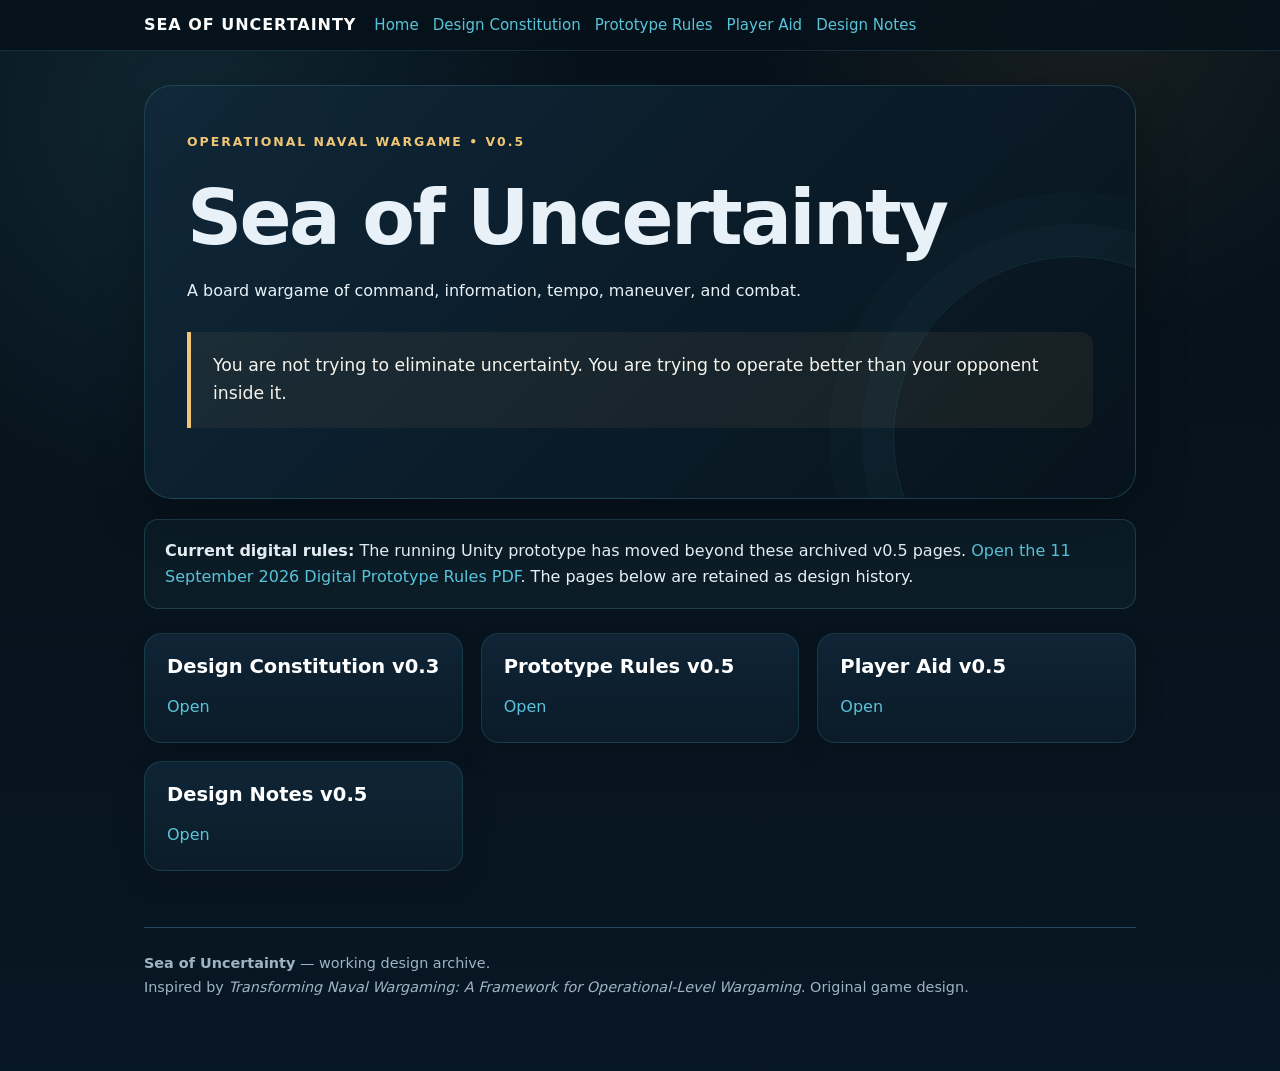
<file: rules/SeaOfUncertainty/index.html>
<!doctype html><html><head><meta charset="utf-8"><meta name="viewport" content="width=device-width,initial-scale=1"><title>Sea of Uncertainty v0.5</title><link rel="stylesheet" href="styles.css"></head><body><div class="site-nav"><div class="inner">
<div class="brand"><strong>Sea of Uncertainty</strong></div>
<div class="navlinks">
<a href="index.html">Home</a>
<a href="01_design_constitution.html">Design Constitution</a>
<a href="02_prototype_rules_v0_5.html">Prototype Rules</a>
<a href="03_player_aid.html">Player Aid</a>
<a href="04_design_notes.html">Design Notes</a>
</div></div></div><main class="wrap">
<section class="hero"><span class="kicker">Operational Naval Wargame • v0.5</span><h1>Sea of Uncertainty</h1><p>A board wargame of command, information, tempo, maneuver, and combat.</p><div class="quote">You are not trying to eliminate uncertainty. You are trying to operate better than your opponent inside it.</div></section>
<div class="callout"><strong>Current digital rules:</strong> The running Unity prototype has moved beyond these archived v0.5 pages. <a href="Sea_of_Uncertainty_Digital_Prototype_Rules_2026-09-11.pdf">Open the 11 September 2026 Digital Prototype Rules PDF</a>. The pages below are retained as design history.</div>
<div class="grid"><div class="card"><h3>Design Constitution v0.3</h3><p><a href="01_design_constitution.html">Open</a></p></div><div class="card"><h3>Prototype Rules v0.5</h3><p><a href="02_prototype_rules_v0_5.html">Open</a></p></div><div class="card"><h3>Player Aid v0.5</h3><p><a href="03_player_aid.html">Open</a></p></div><div class="card"><h3>Design Notes v0.5</h3><p><a href="04_design_notes.html">Open</a></p></div></div>
<footer><strong>Sea of Uncertainty</strong> — working design archive.<br>
Inspired by <em>Transforming Naval Wargaming: A Framework for Operational-Level Wargaming</em>. Original game design.</footer></main></body></html>
</file>
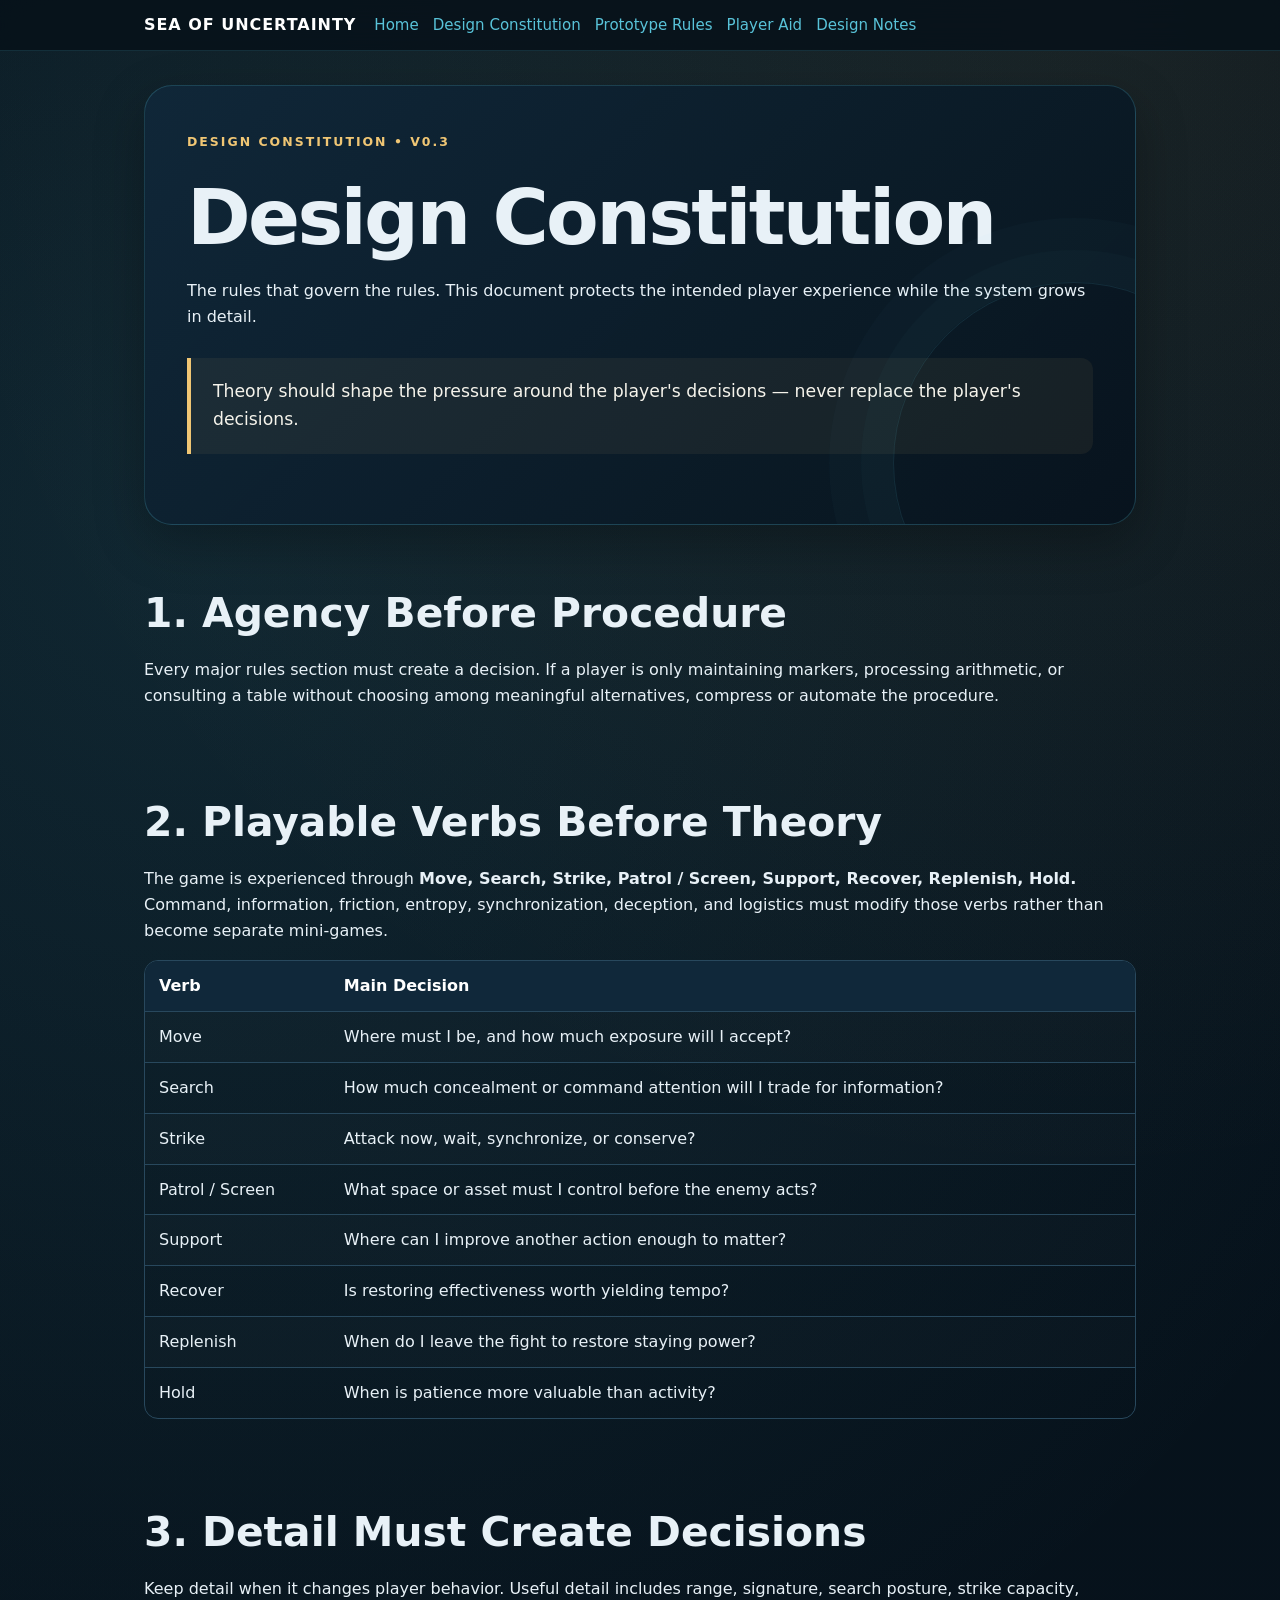
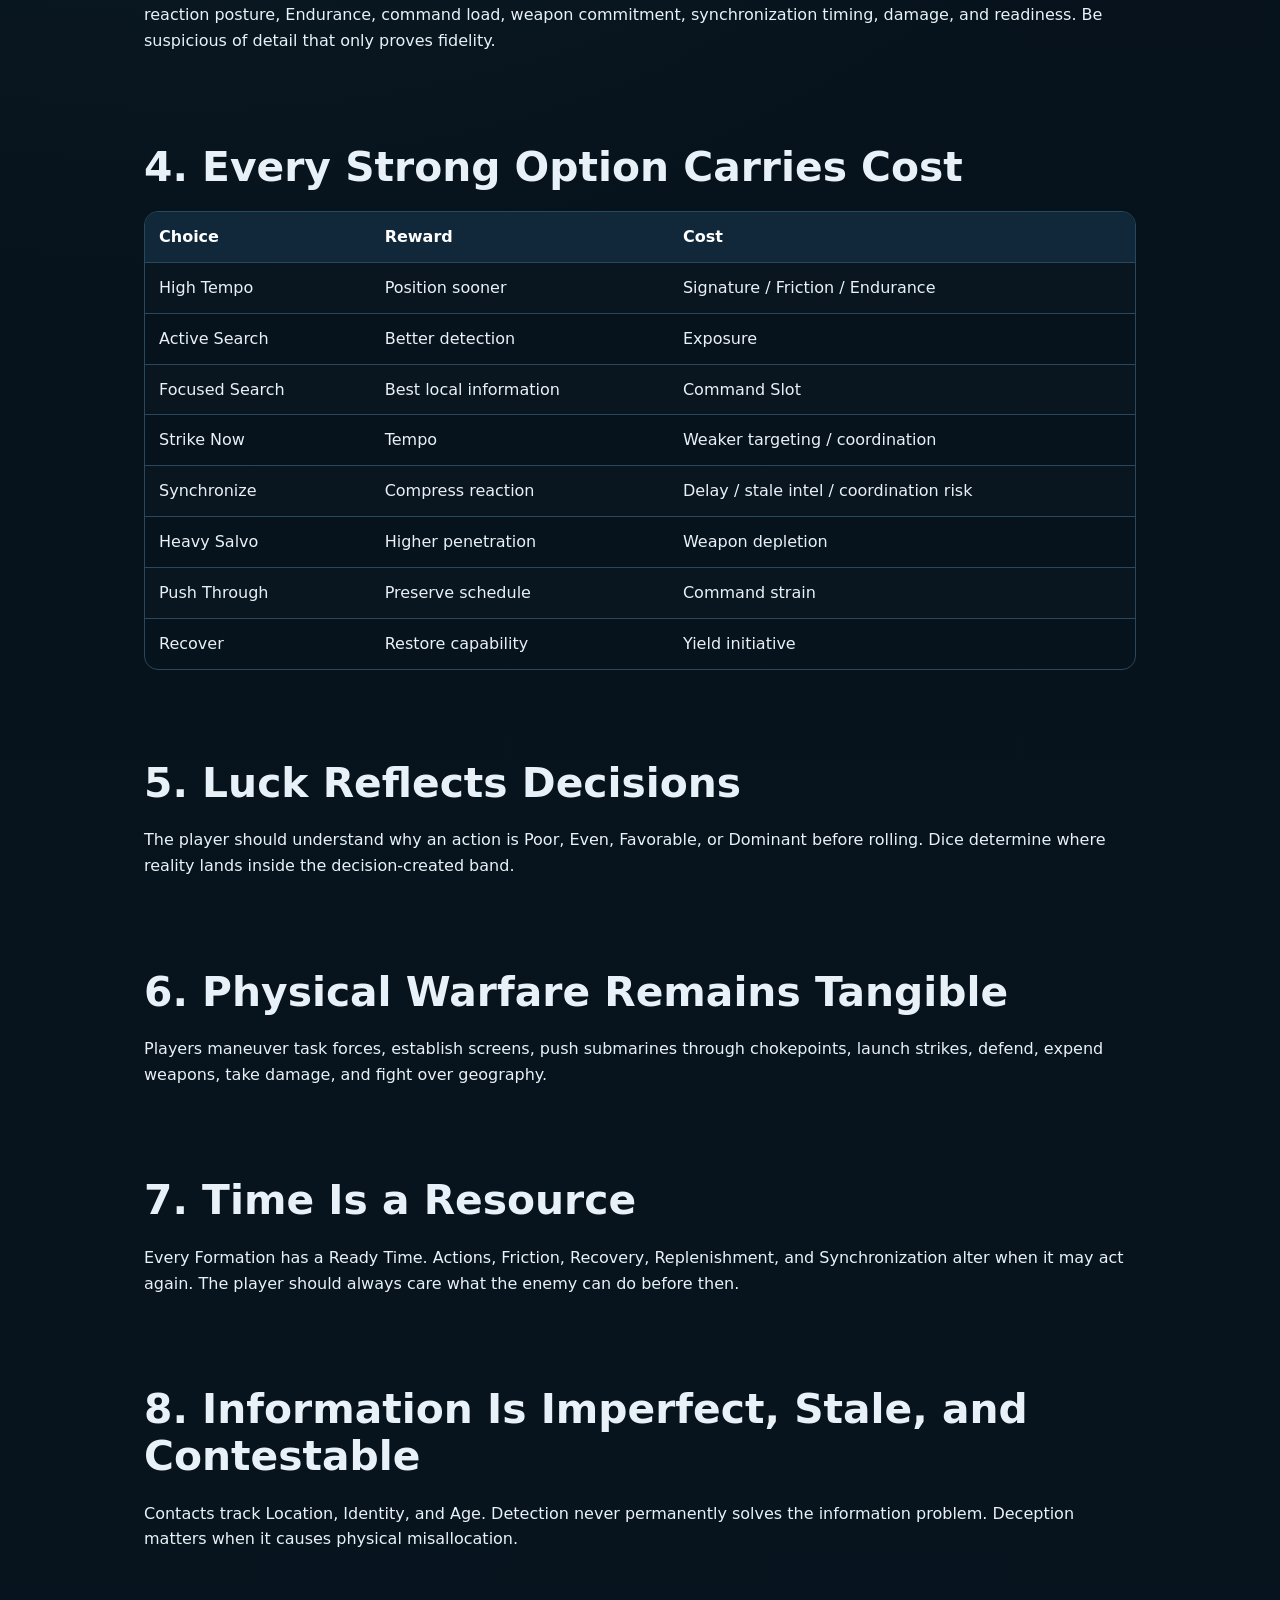
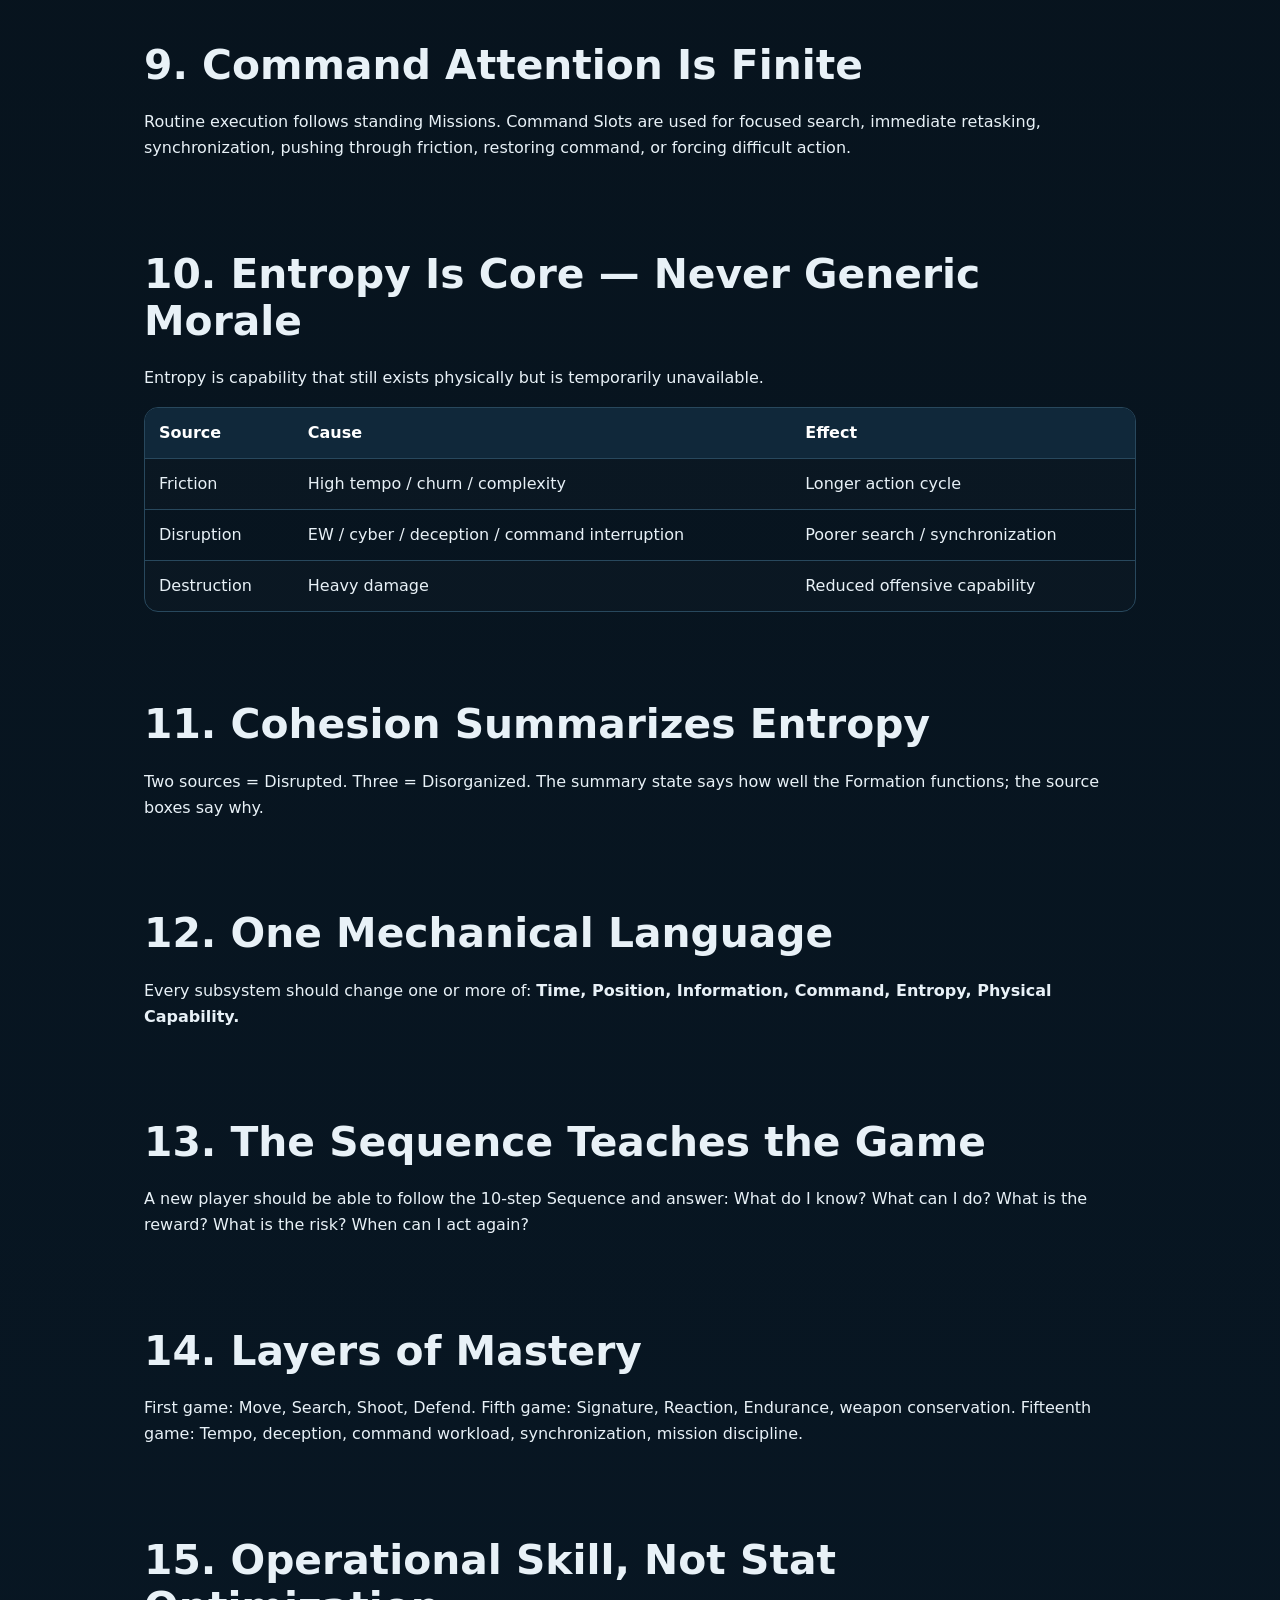
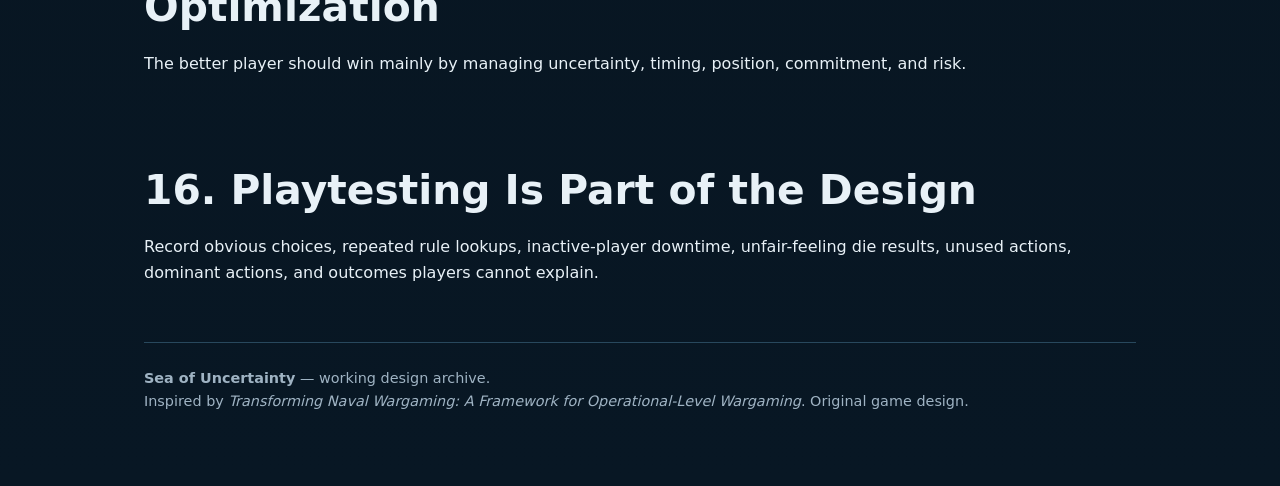
<file: rules/SeaOfUncertainty/01_design_constitution.html>
<!doctype html><html><head><meta charset="utf-8"><meta name="viewport" content="width=device-width,initial-scale=1"><title>Sea of Uncertainty — Design Constitution v0.3</title><link rel="stylesheet" href="styles.css"></head><body><div class="site-nav"><div class="inner">
<div class="brand"><strong>Sea of Uncertainty</strong></div>
<div class="navlinks">
<a href="index.html">Home</a>
<a href="01_design_constitution.html">Design Constitution</a>
<a href="02_prototype_rules_v0_5.html">Prototype Rules</a>
<a href="03_player_aid.html">Player Aid</a>
<a href="04_design_notes.html">Design Notes</a>
</div></div></div><main class="wrap">
<section class="hero"><span class="kicker">Design Constitution • v0.3</span><h1>Design Constitution</h1><p>The rules that govern the rules. This document protects the intended player experience while the system grows in detail.</p><div class="quote">Theory should shape the pressure around the player's decisions — never replace the player's decisions.</div></section>
<h2>1. Agency Before Procedure</h2><p>Every major rules section must create a decision. If a player is only maintaining markers, processing arithmetic, or consulting a table without choosing among meaningful alternatives, compress or automate the procedure.</p>
<h2>2. Playable Verbs Before Theory</h2><p>The game is experienced through <strong>Move, Search, Strike, Patrol / Screen, Support, Recover, Replenish, Hold.</strong> Command, information, friction, entropy, synchronization, deception, and logistics must modify those verbs rather than become separate mini-games.</p>
<table><tr><th>Verb</th><th>Main Decision</th></tr><tr><td>Move</td><td>Where must I be, and how much exposure will I accept?</td></tr><tr><td>Search</td><td>How much concealment or command attention will I trade for information?</td></tr><tr><td>Strike</td><td>Attack now, wait, synchronize, or conserve?</td></tr><tr><td>Patrol / Screen</td><td>What space or asset must I control before the enemy acts?</td></tr><tr><td>Support</td><td>Where can I improve another action enough to matter?</td></tr><tr><td>Recover</td><td>Is restoring effectiveness worth yielding tempo?</td></tr><tr><td>Replenish</td><td>When do I leave the fight to restore staying power?</td></tr><tr><td>Hold</td><td>When is patience more valuable than activity?</td></tr></table>
<h2>3. Detail Must Create Decisions</h2><p>Keep detail when it changes player behavior. Useful detail includes range, signature, search posture, strike capacity, reaction posture, Endurance, command load, weapon commitment, synchronization timing, damage, and readiness. Be suspicious of detail that only proves fidelity.</p>
<h2>4. Every Strong Option Carries Cost</h2><table><tr><th>Choice</th><th>Reward</th><th>Cost</th></tr><tr><td>High Tempo</td><td>Position sooner</td><td>Signature / Friction / Endurance</td></tr><tr><td>Active Search</td><td>Better detection</td><td>Exposure</td></tr><tr><td>Focused Search</td><td>Best local information</td><td>Command Slot</td></tr><tr><td>Strike Now</td><td>Tempo</td><td>Weaker targeting / coordination</td></tr><tr><td>Synchronize</td><td>Compress reaction</td><td>Delay / stale intel / coordination risk</td></tr><tr><td>Heavy Salvo</td><td>Higher penetration</td><td>Weapon depletion</td></tr><tr><td>Push Through</td><td>Preserve schedule</td><td>Command strain</td></tr><tr><td>Recover</td><td>Restore capability</td><td>Yield initiative</td></tr></table>
<h2>5. Luck Reflects Decisions</h2><p>The player should understand why an action is Poor, Even, Favorable, or Dominant before rolling. Dice determine where reality lands inside the decision-created band.</p>
<h2>6. Physical Warfare Remains Tangible</h2><p>Players maneuver task forces, establish screens, push submarines through chokepoints, launch strikes, defend, expend weapons, take damage, and fight over geography.</p>
<h2>7. Time Is a Resource</h2><p>Every Formation has a Ready Time. Actions, Friction, Recovery, Replenishment, and Synchronization alter when it may act again. The player should always care what the enemy can do before then.</p>
<h2>8. Information Is Imperfect, Stale, and Contestable</h2><p>Contacts track Location, Identity, and Age. Detection never permanently solves the information problem. Deception matters when it causes physical misallocation.</p>
<h2>9. Command Attention Is Finite</h2><p>Routine execution follows standing Missions. Command Slots are used for focused search, immediate retasking, synchronization, pushing through friction, restoring command, or forcing difficult action.</p>
<h2>10. Entropy Is Core — Never Generic Morale</h2><p>Entropy is capability that still exists physically but is temporarily unavailable.</p><table><tr><th>Source</th><th>Cause</th><th>Effect</th></tr><tr><td>Friction</td><td>High tempo / churn / complexity</td><td>Longer action cycle</td></tr><tr><td>Disruption</td><td>EW / cyber / deception / command interruption</td><td>Poorer search / synchronization</td></tr><tr><td>Destruction</td><td>Heavy damage</td><td>Reduced offensive capability</td></tr></table>
<h2>11. Cohesion Summarizes Entropy</h2><p>Two sources = Disrupted. Three = Disorganized. The summary state says how well the Formation functions; the source boxes say why.</p>
<h2>12. One Mechanical Language</h2><p>Every subsystem should change one or more of: <strong>Time, Position, Information, Command, Entropy, Physical Capability.</strong></p>
<h2>13. The Sequence Teaches the Game</h2><p>A new player should be able to follow the 10-step Sequence and answer: What do I know? What can I do? What is the reward? What is the risk? When can I act again?</p>
<h2>14. Layers of Mastery</h2><p>First game: Move, Search, Shoot, Defend. Fifth game: Signature, Reaction, Endurance, weapon conservation. Fifteenth game: Tempo, deception, command workload, synchronization, mission discipline.</p>
<h2>15. Operational Skill, Not Stat Optimization</h2><p>The better player should win mainly by managing uncertainty, timing, position, commitment, and risk.</p>
<h2>16. Playtesting Is Part of the Design</h2><p>Record obvious choices, repeated rule lookups, inactive-player downtime, unfair-feeling die results, unused actions, dominant actions, and outcomes players cannot explain.</p>
<footer><strong>Sea of Uncertainty</strong> — working design archive.<br>
Inspired by <em>Transforming Naval Wargaming: A Framework for Operational-Level Wargaming</em>. Original game design.</footer></main></body></html>
</file>
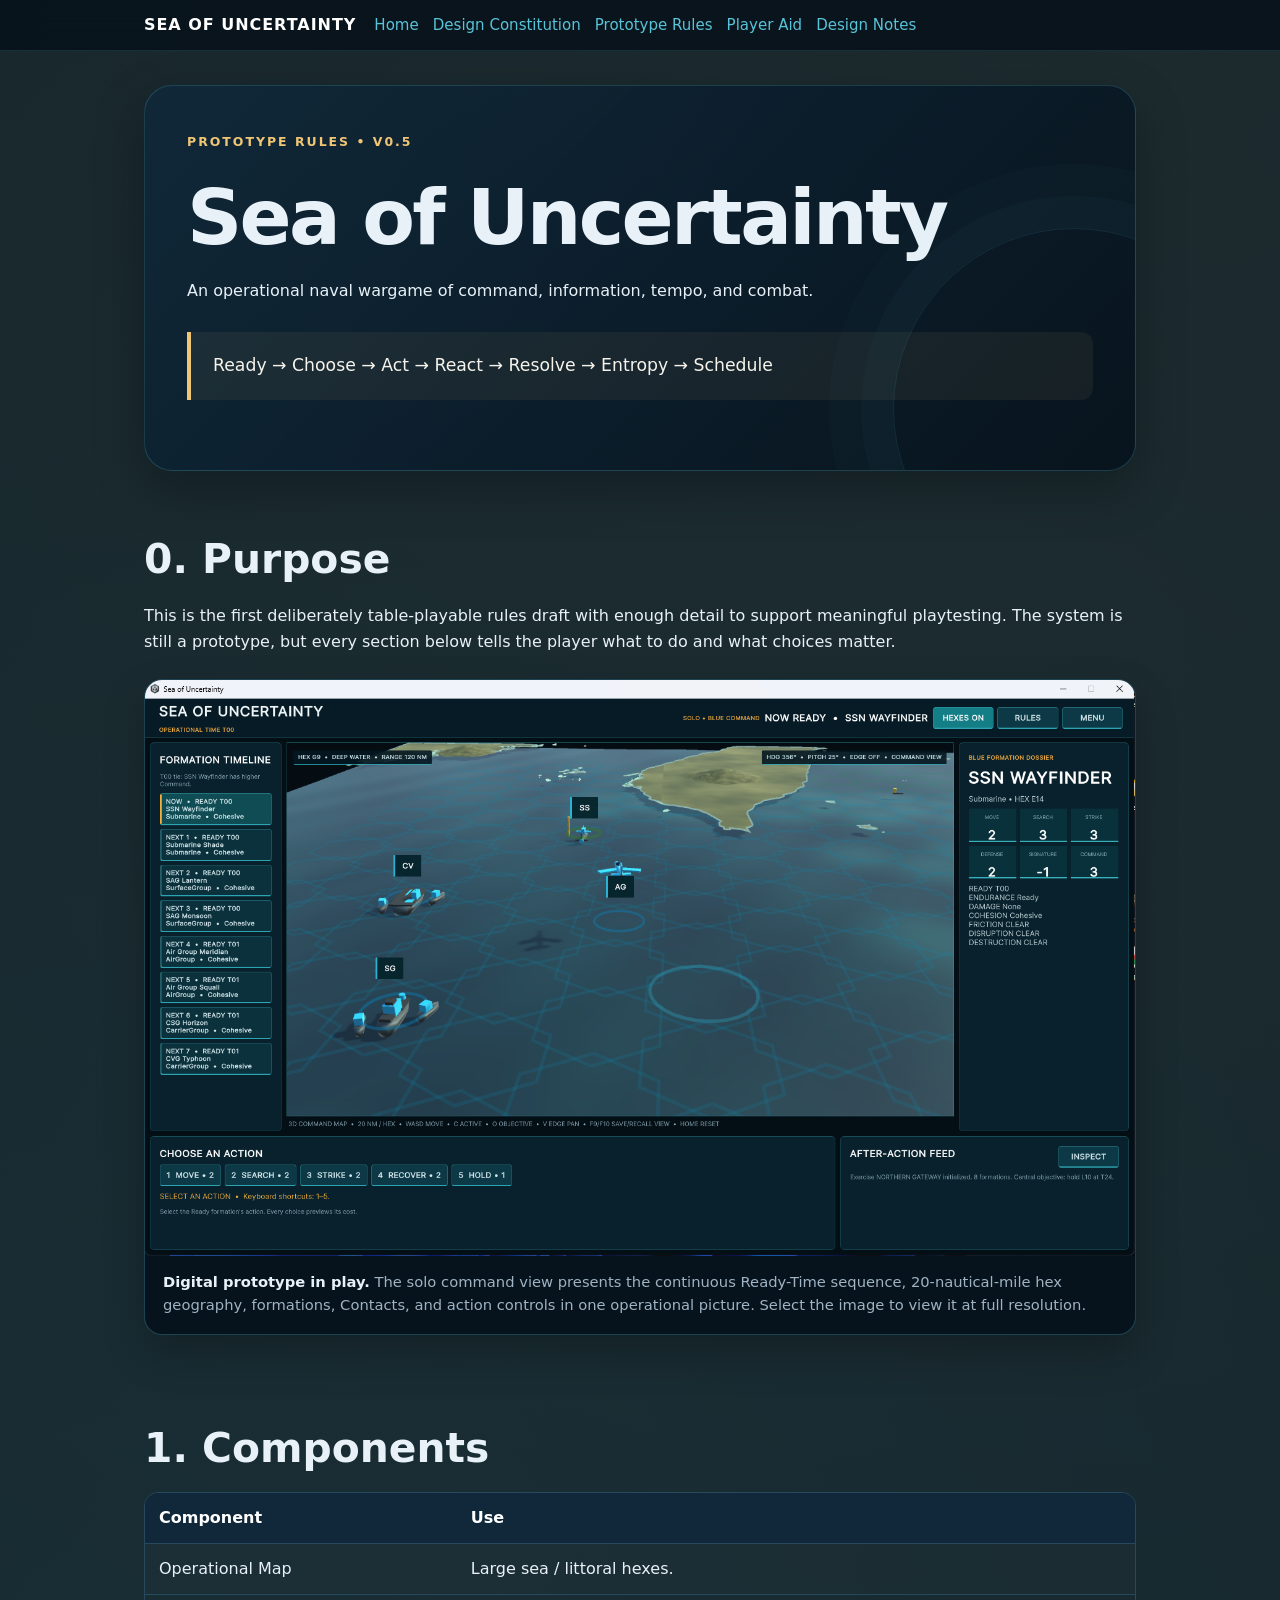
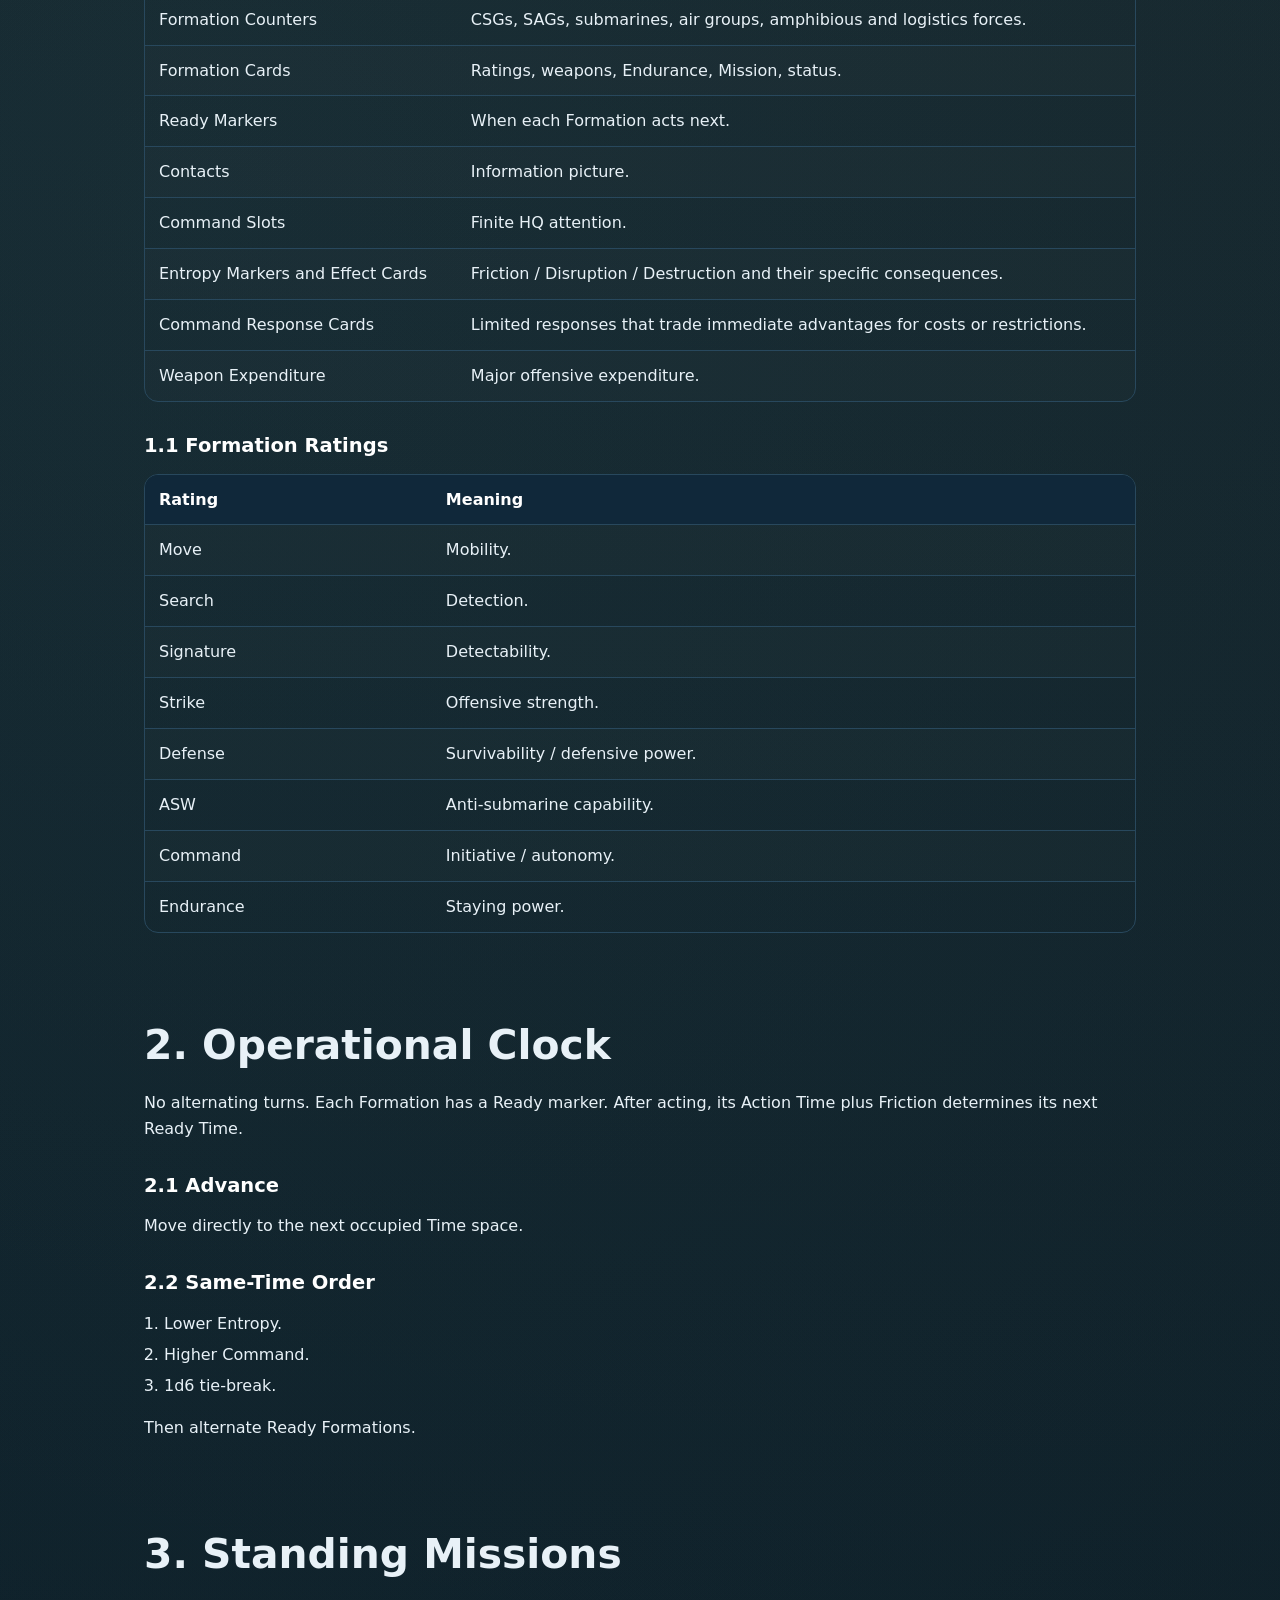
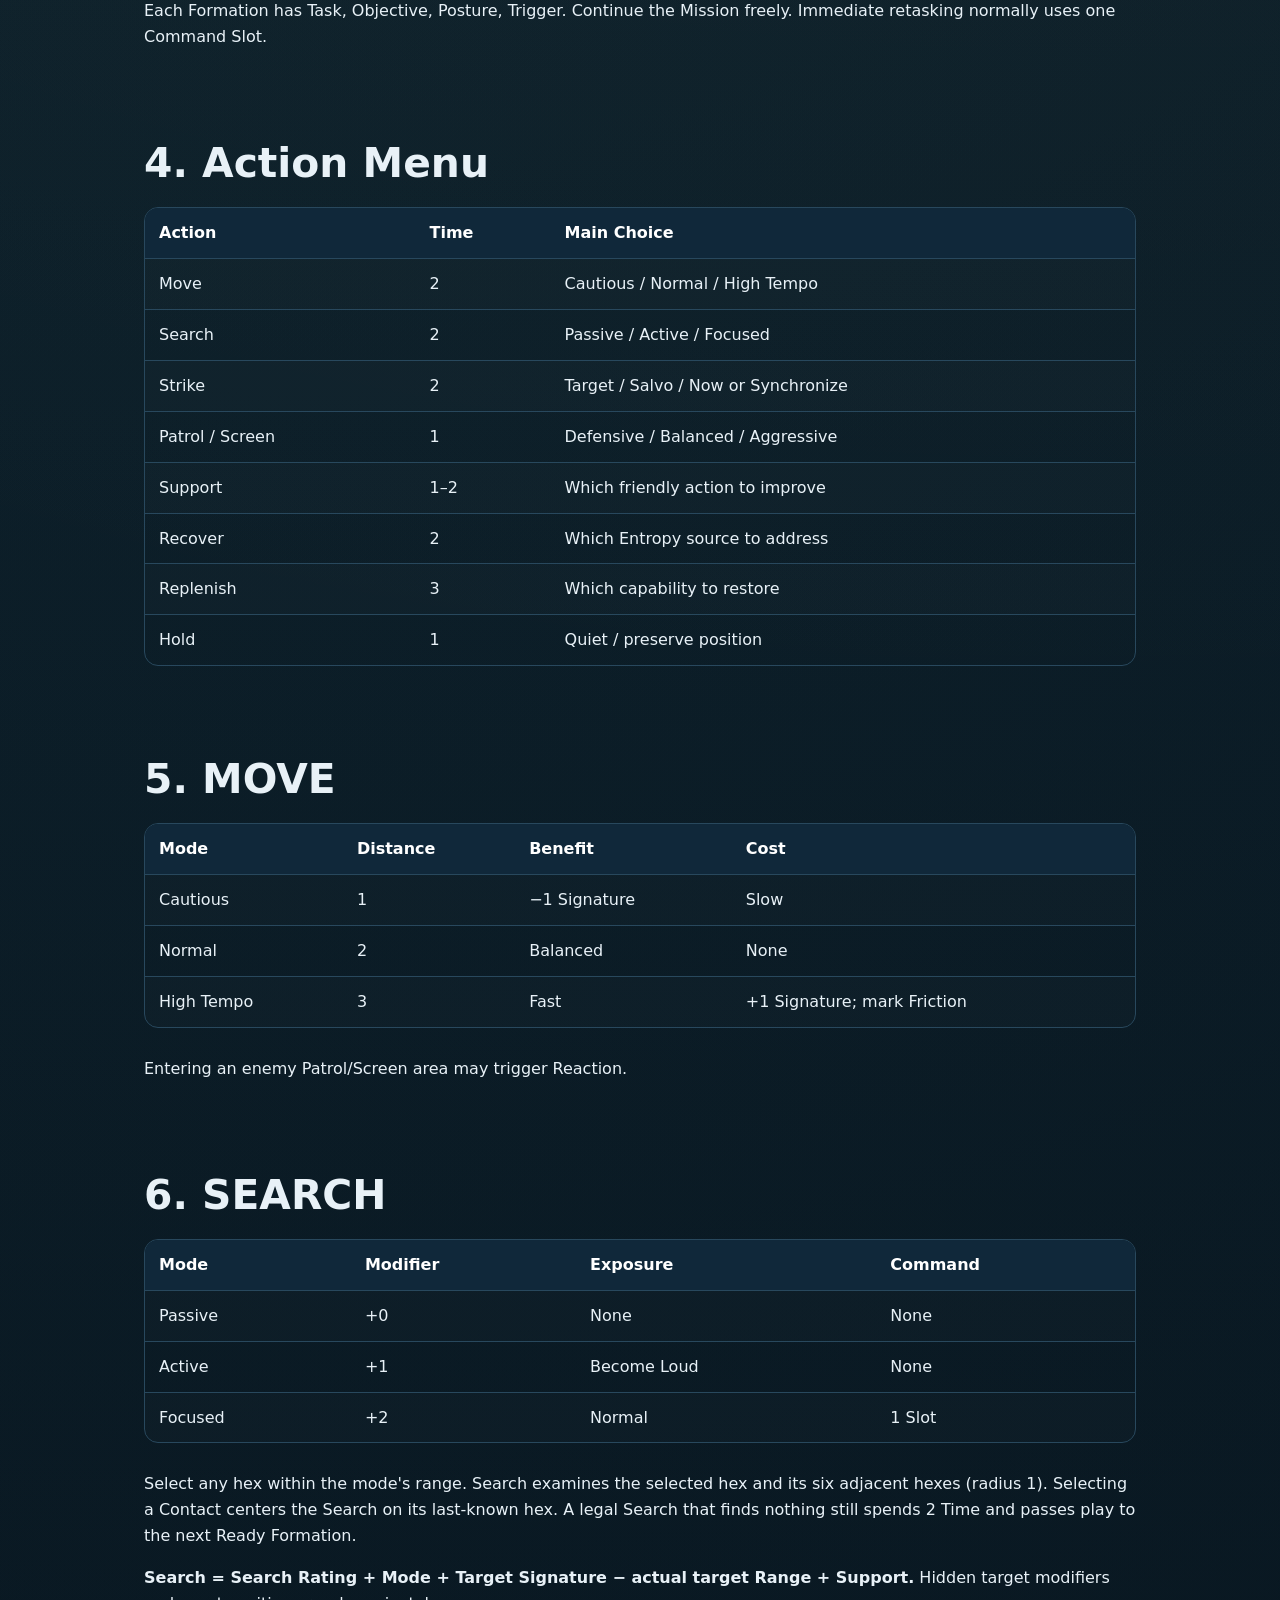
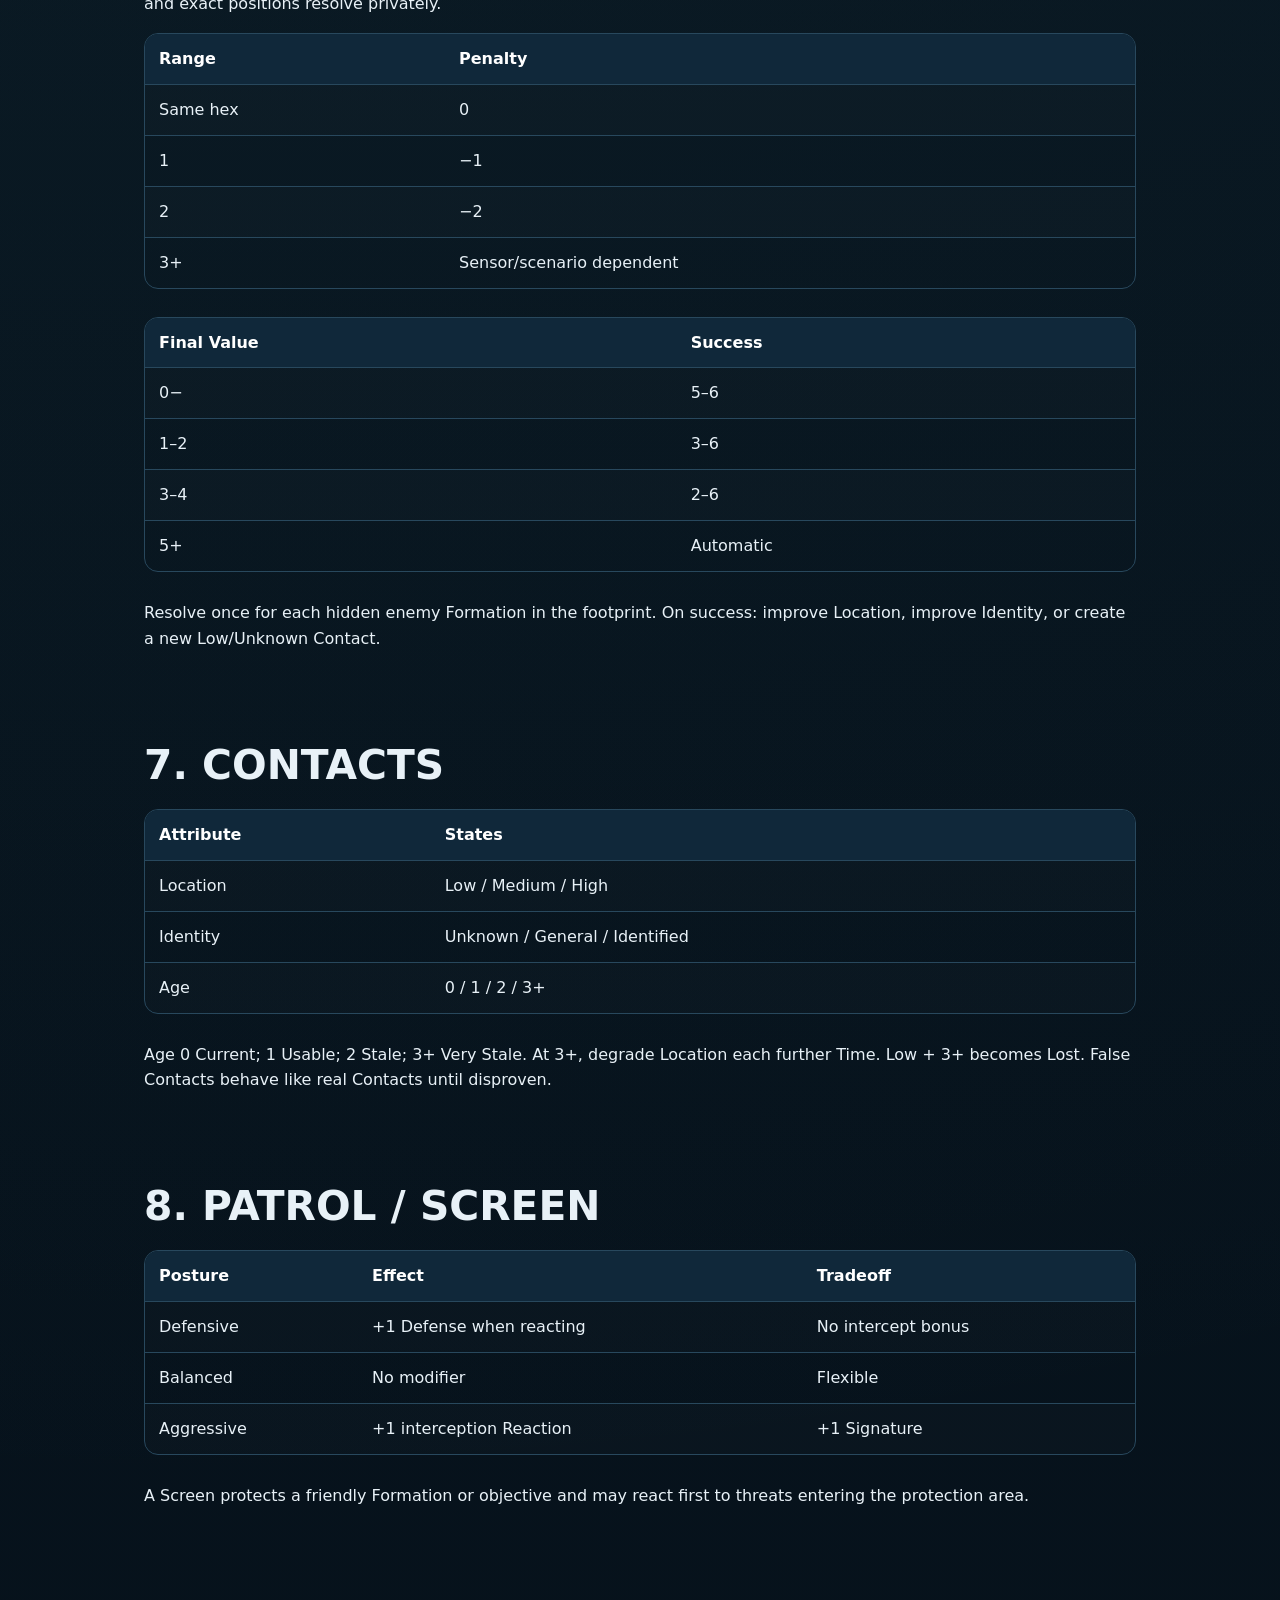
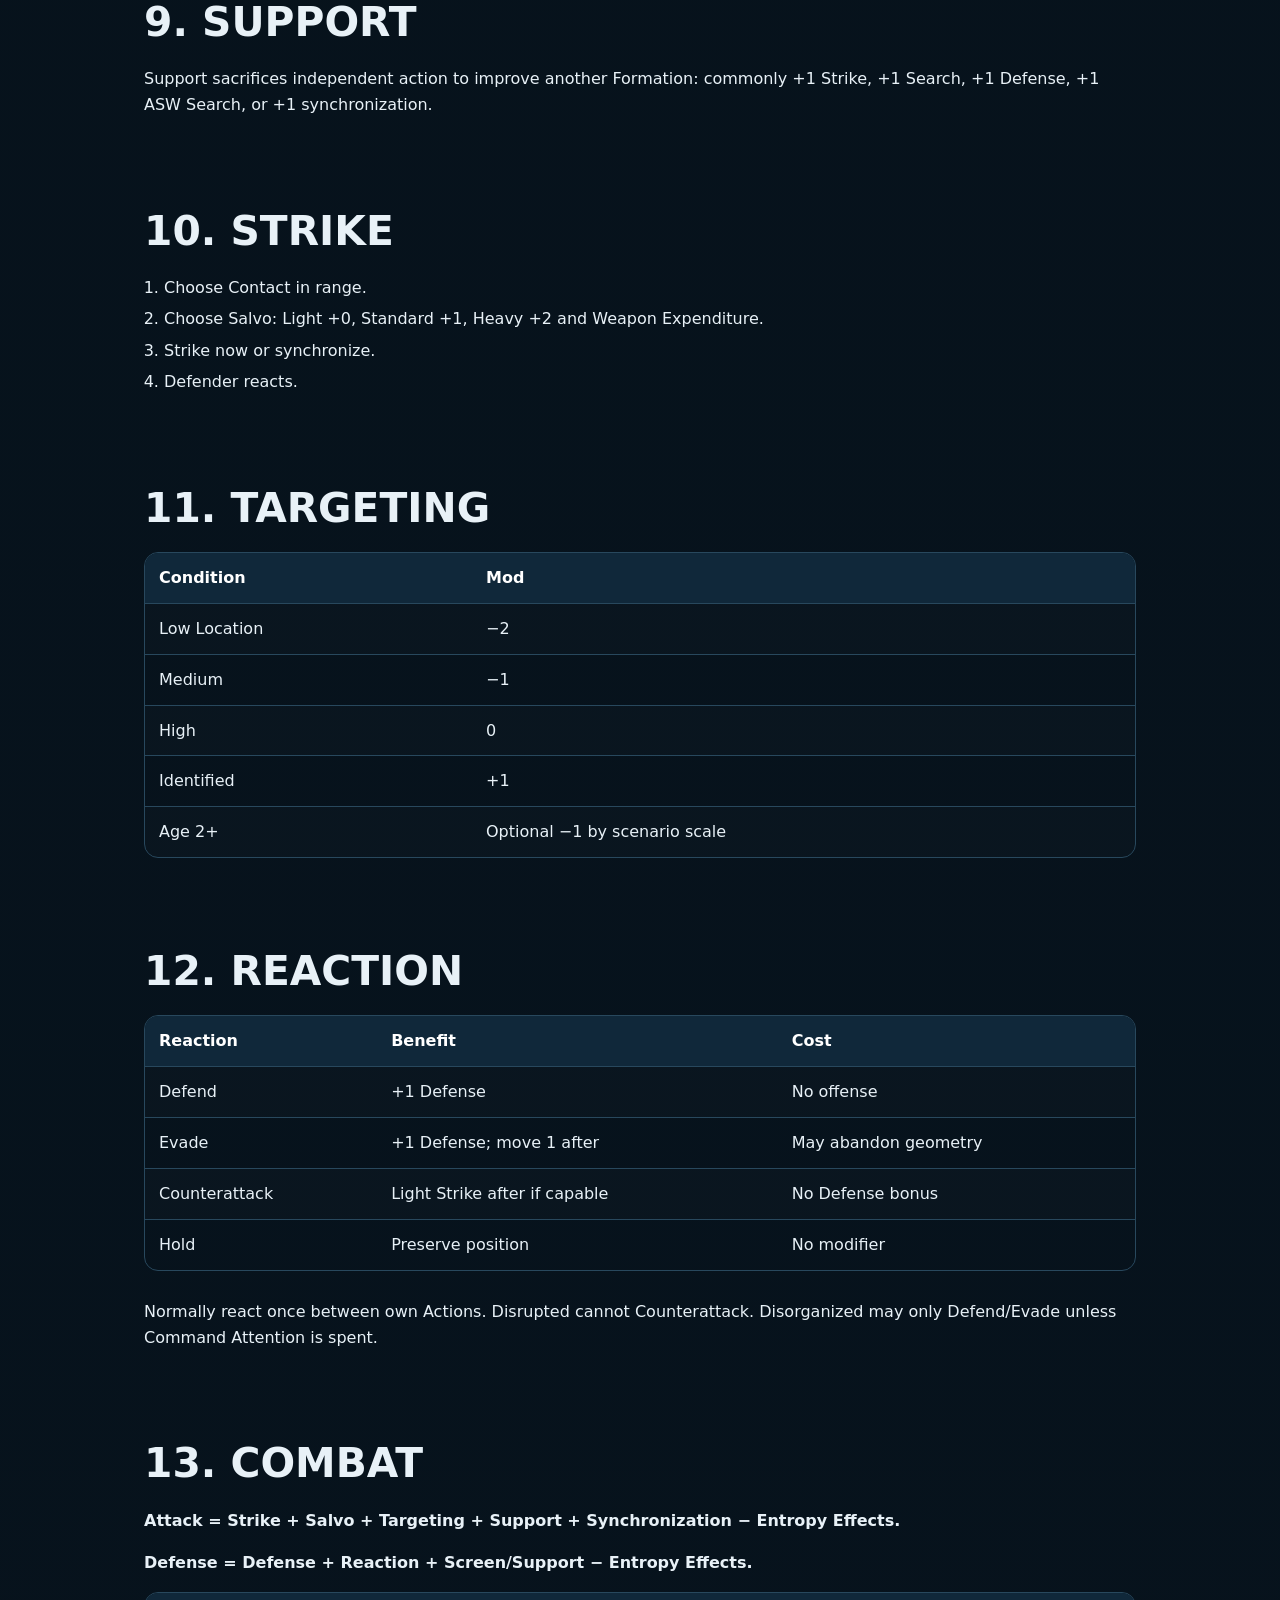
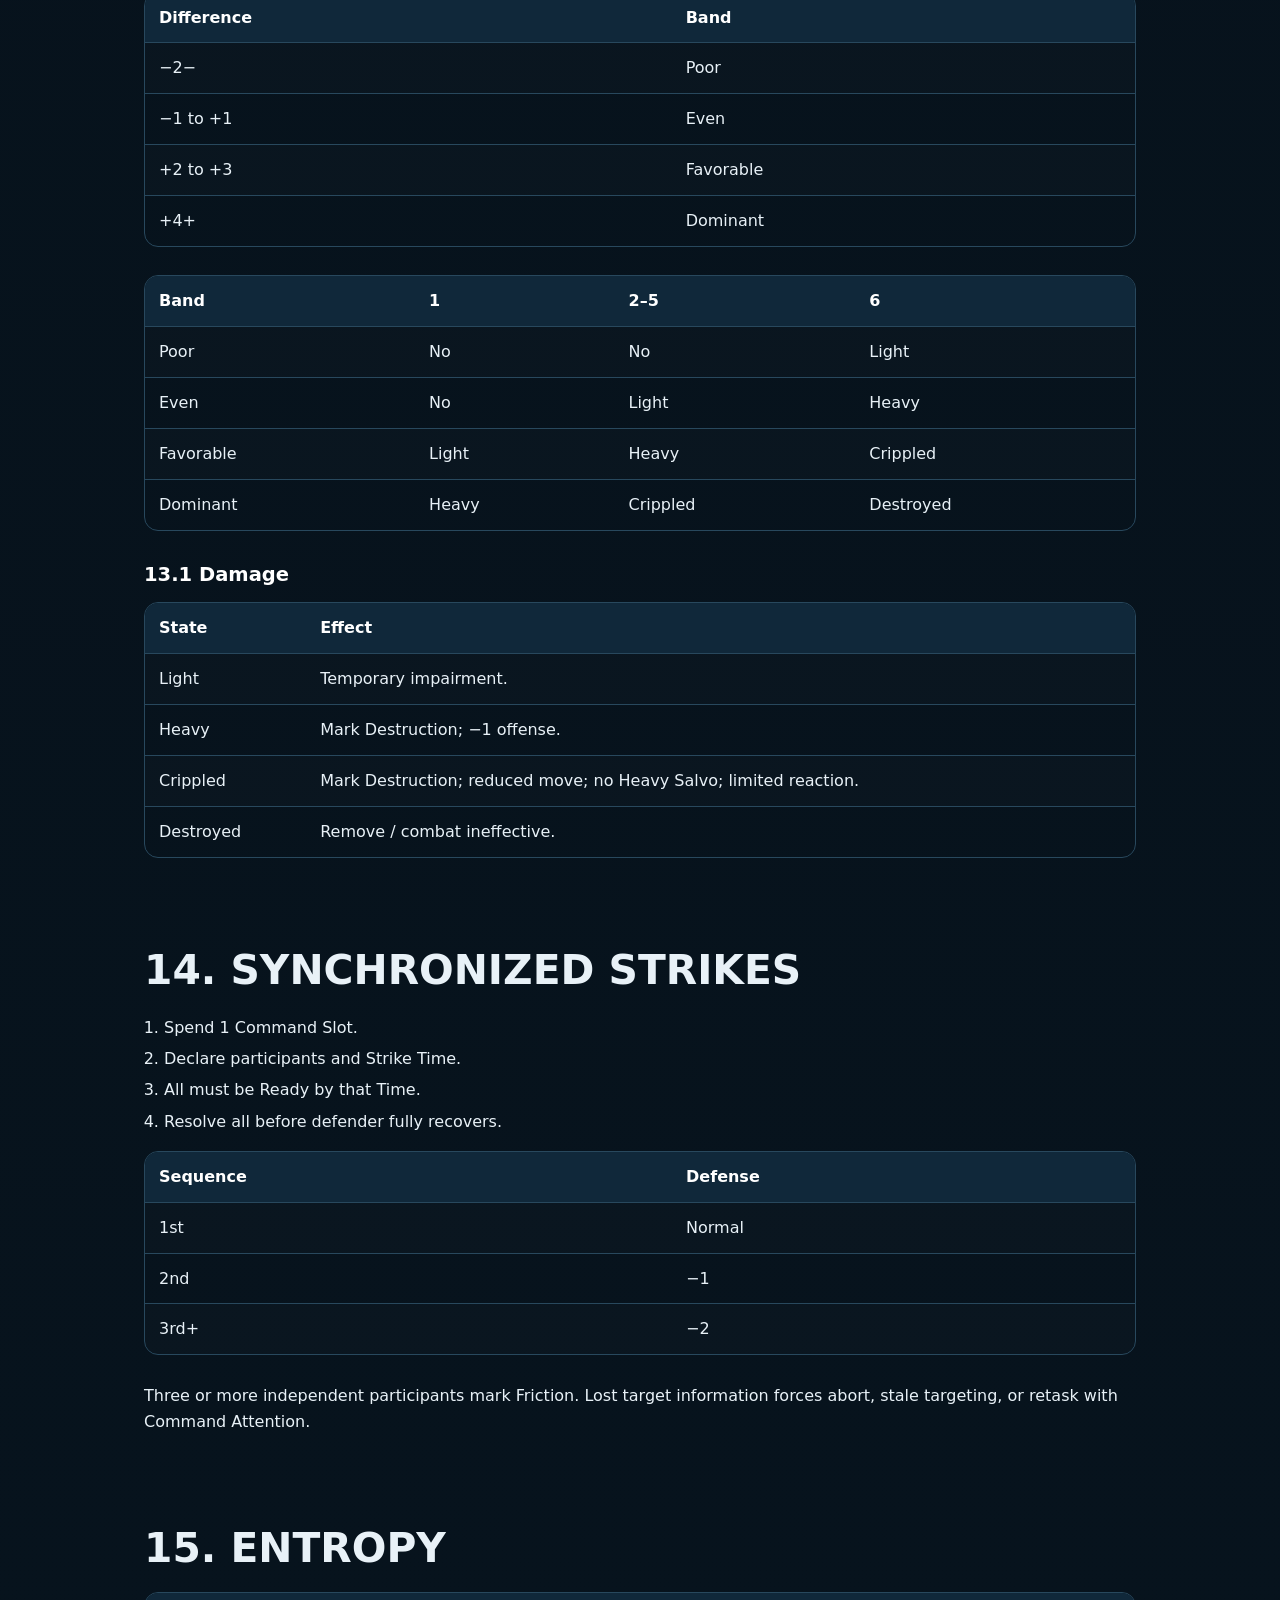
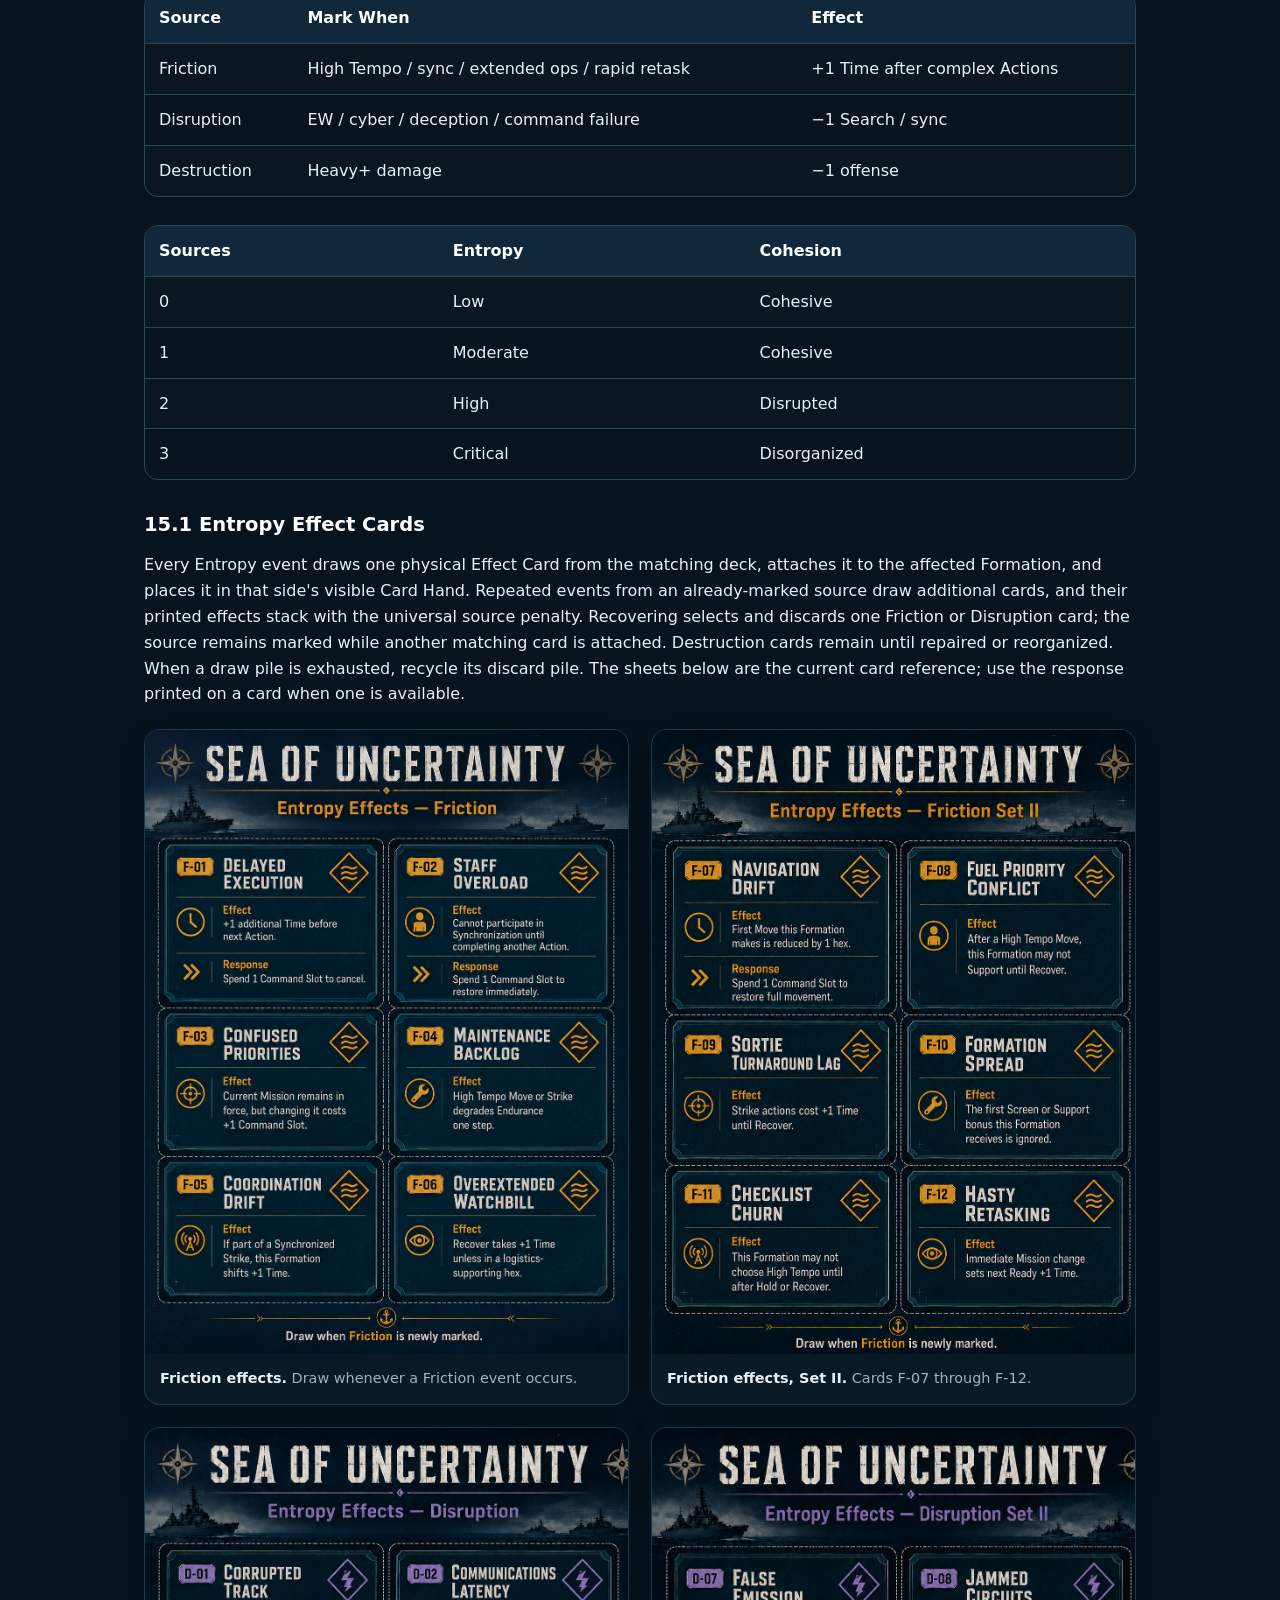
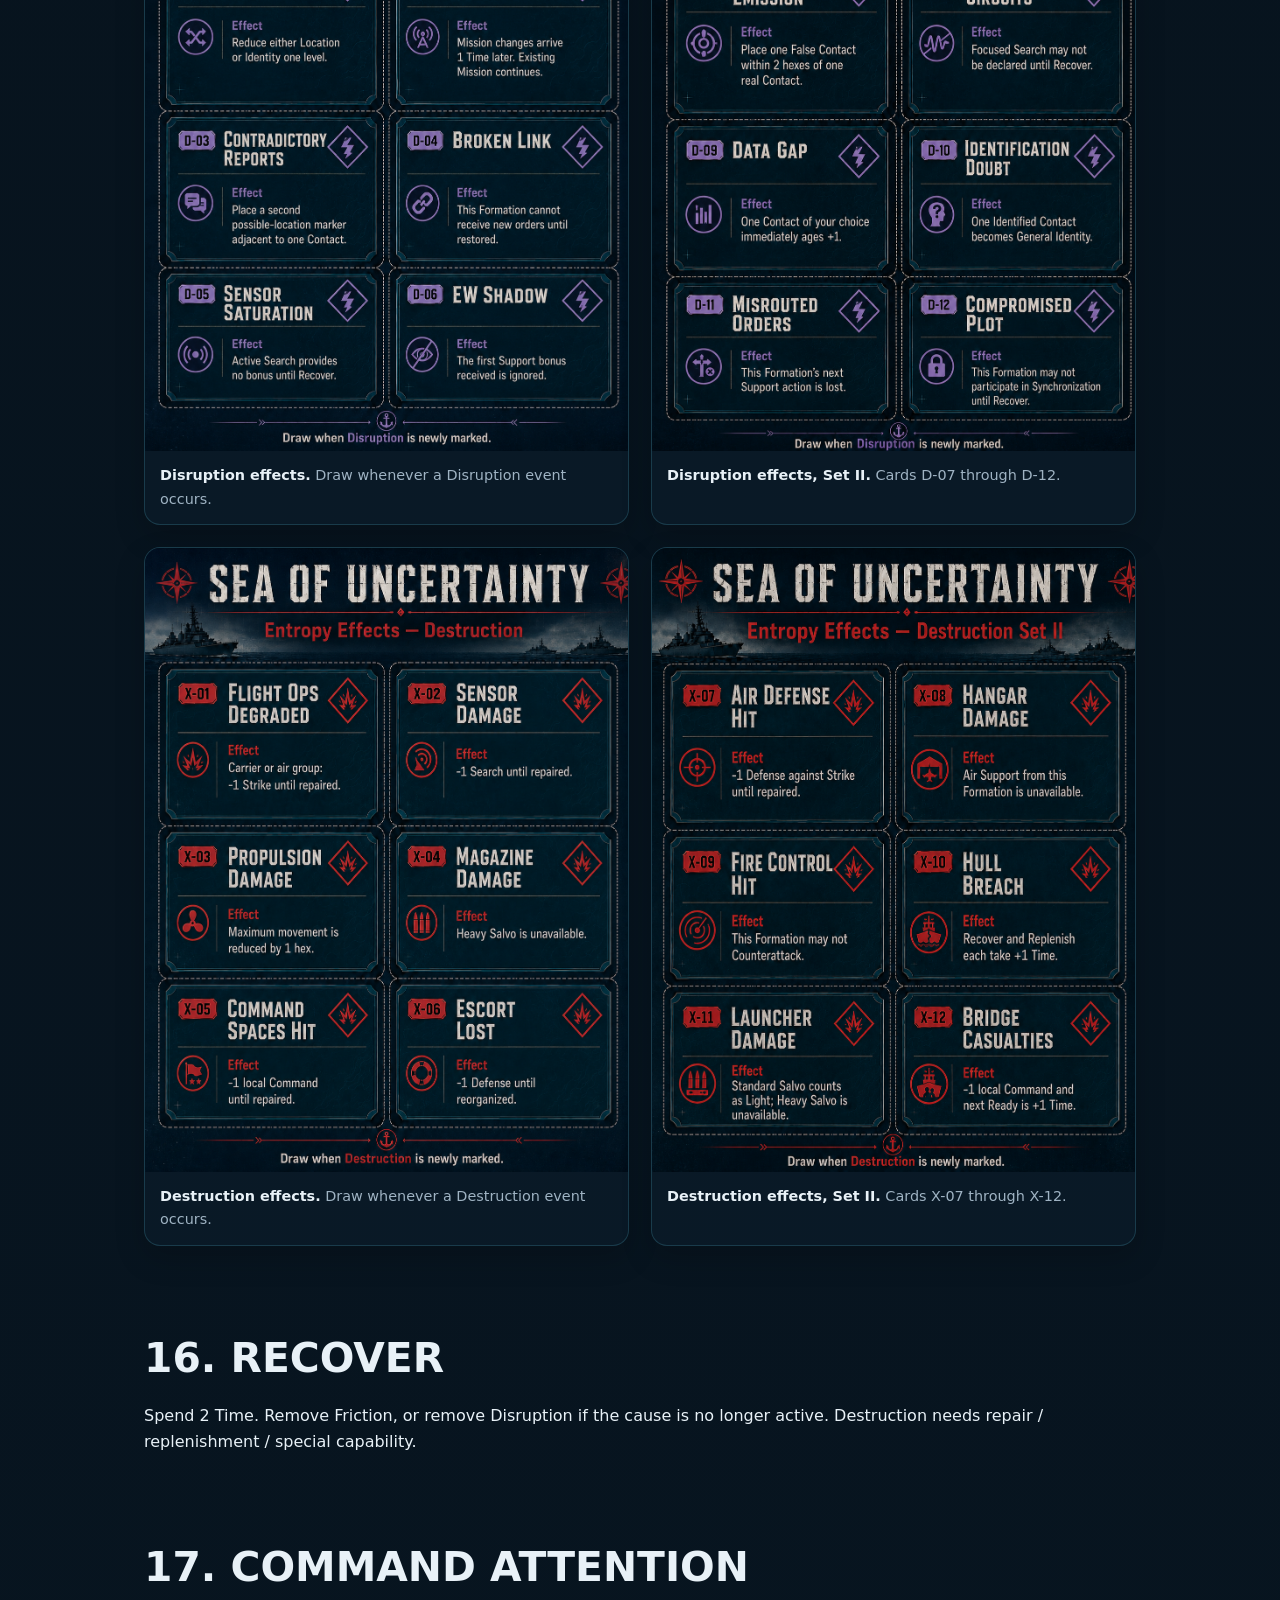
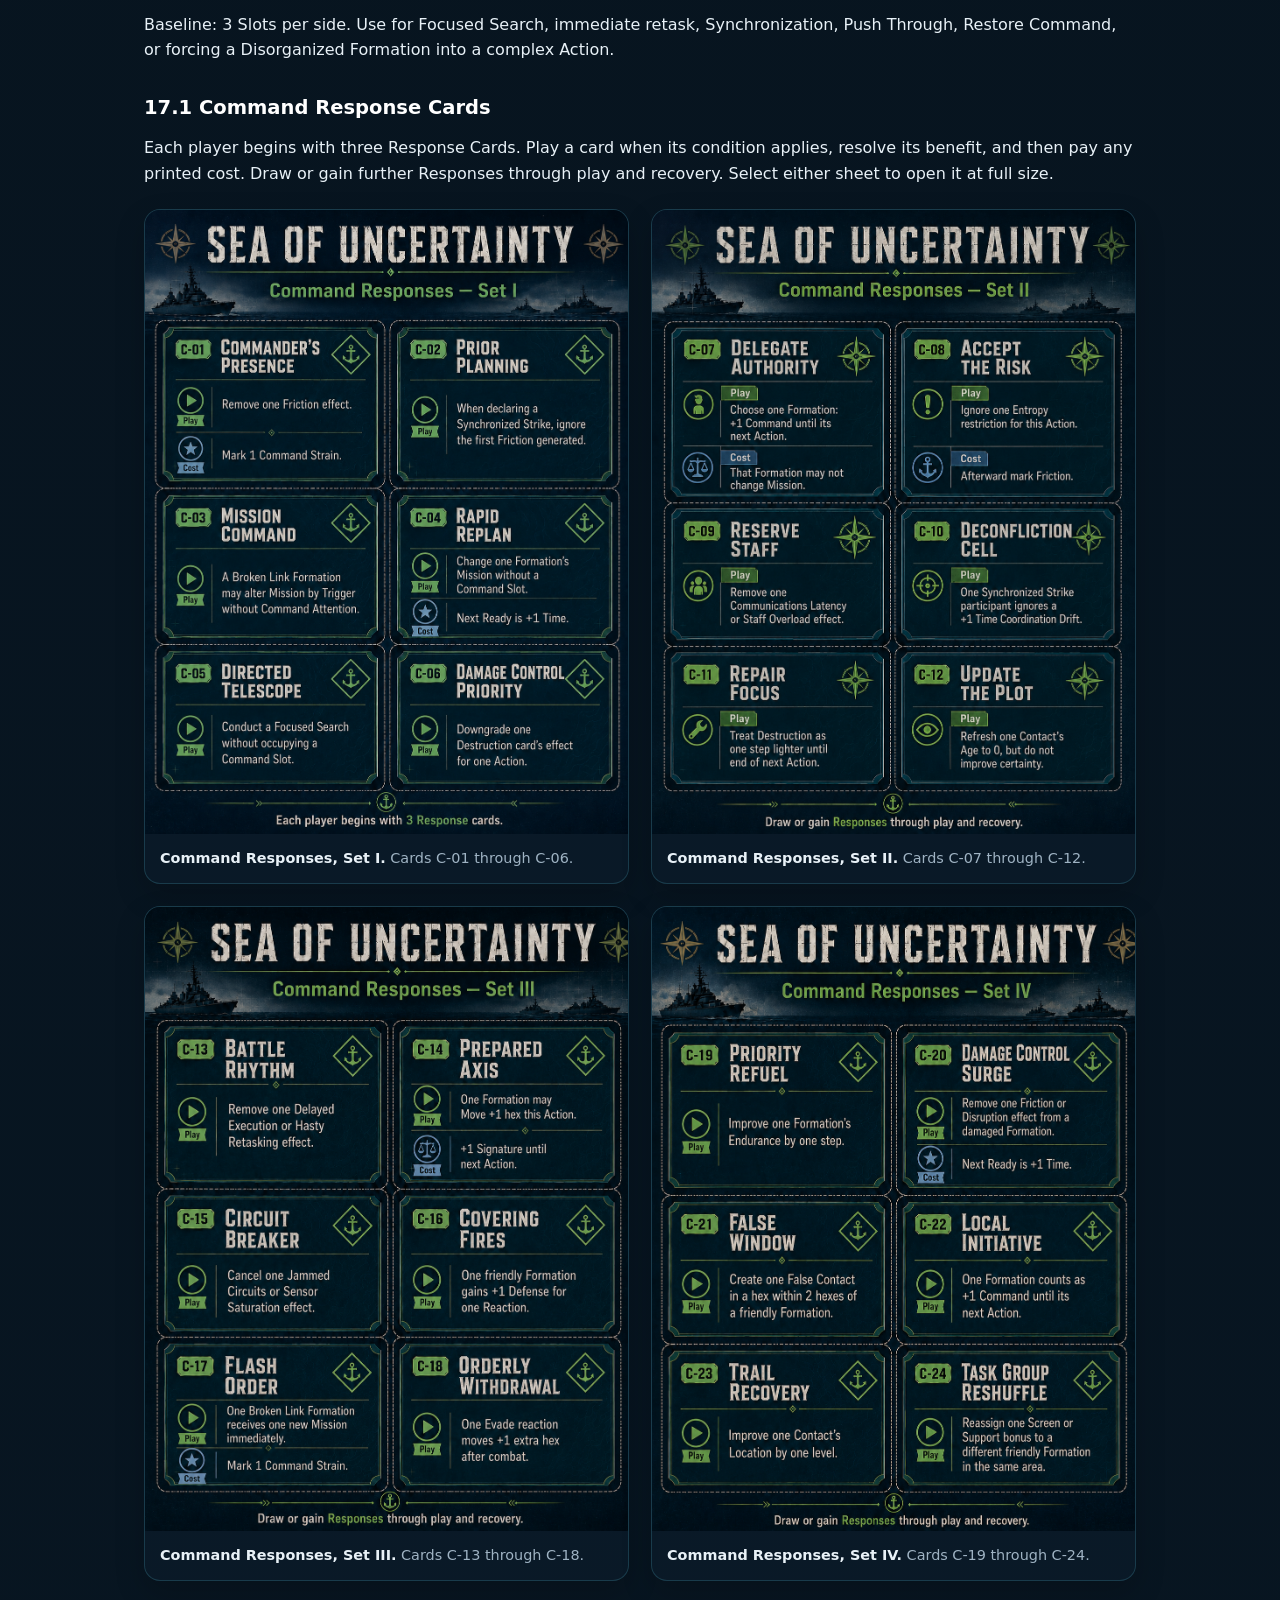
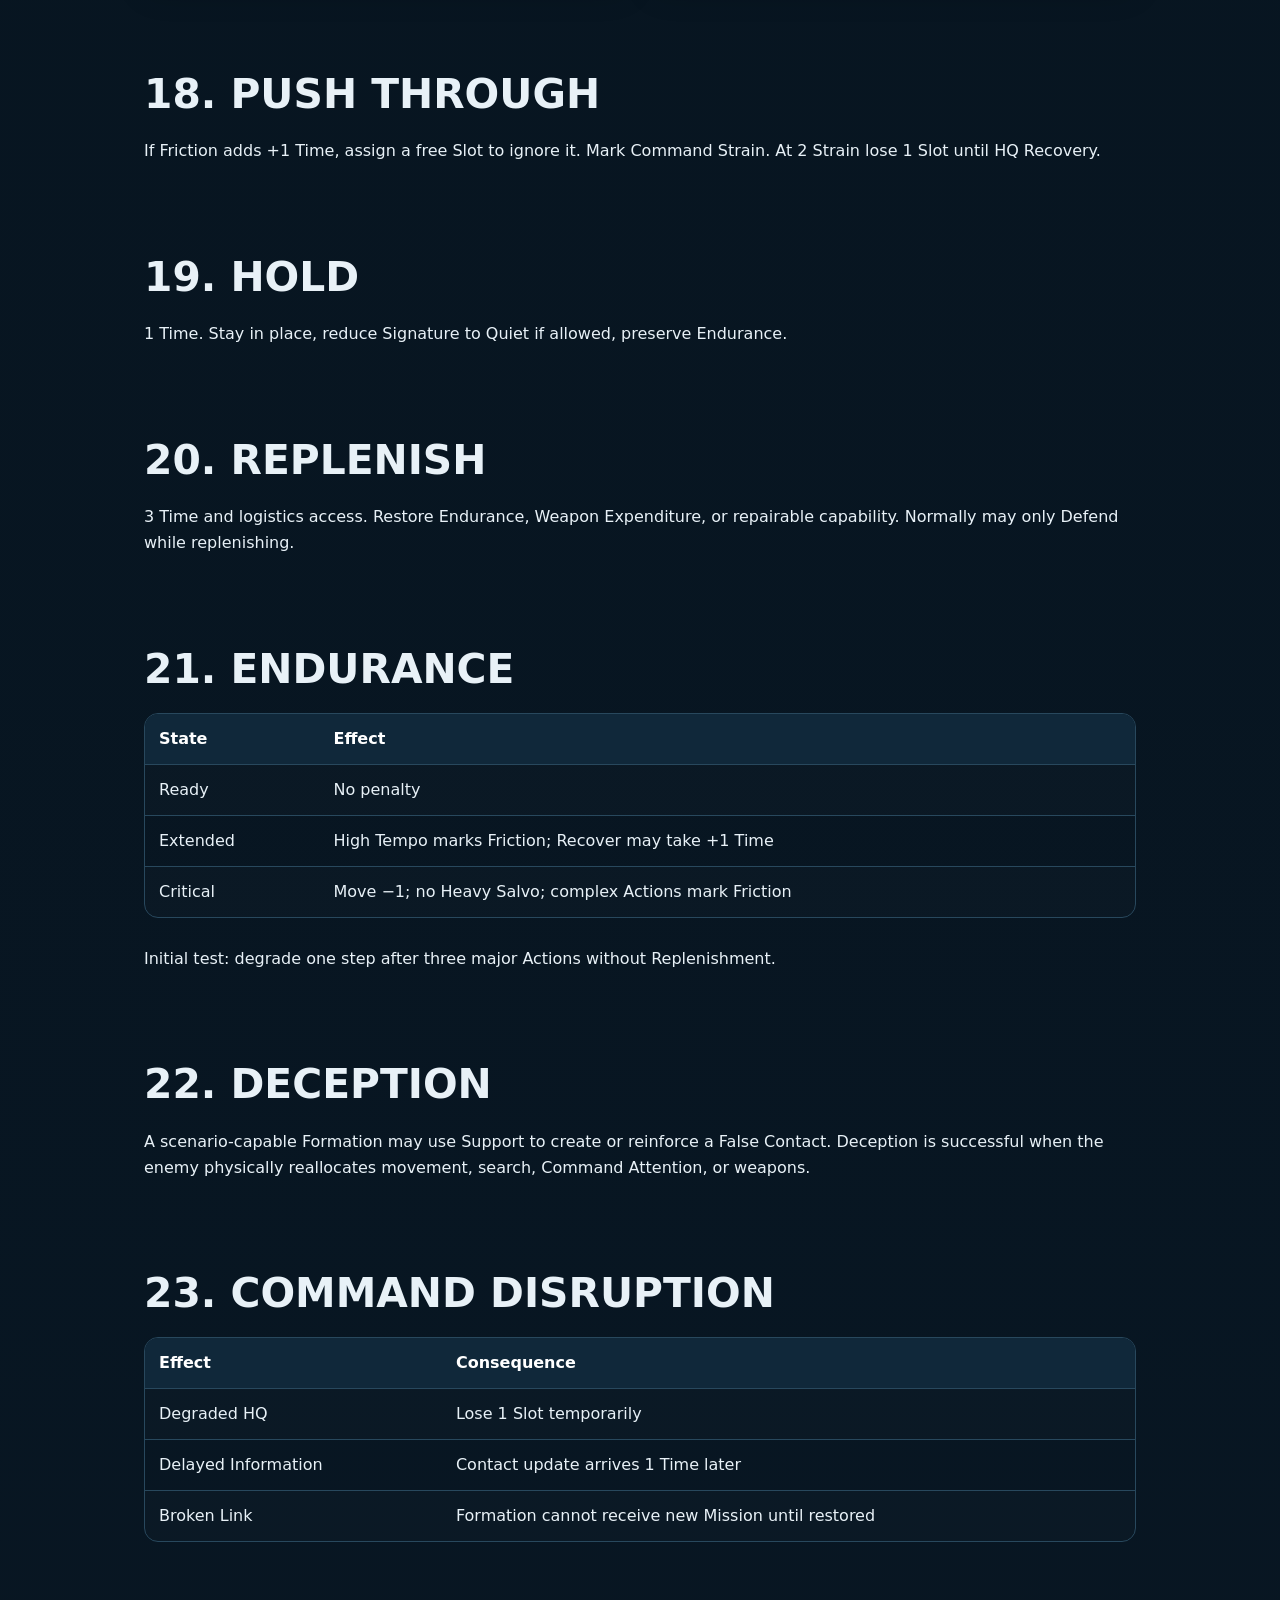
<file: rules/SeaOfUncertainty/02_prototype_rules_v0_5.html>
<!doctype html><html><head><meta charset="utf-8"><meta name="viewport" content="width=device-width,initial-scale=1"><title>Sea of Uncertainty — Prototype Rules v0.5</title><link rel="stylesheet" href="styles.css"></head><body><div class="site-nav"><div class="inner">
<div class="brand"><strong>Sea of Uncertainty</strong></div>
<div class="navlinks">
<a href="index.html">Home</a>
<a href="01_design_constitution.html">Design Constitution</a>
<a href="02_prototype_rules_v0_5.html">Prototype Rules</a>
<a href="03_player_aid.html">Player Aid</a>
<a href="04_design_notes.html">Design Notes</a>
</div></div></div><main class="wrap">
<section class="hero"><span class="kicker">Prototype Rules • v0.5</span><h1>Sea of Uncertainty</h1><p>An operational naval wargame of command, information, tempo, and combat.</p><div class="quote">Ready → Choose → Act → React → Resolve → Entropy → Schedule</div></section>
<h2>0. Purpose</h2><p>This is the first deliberately table-playable rules draft with enough detail to support meaningful playtesting. The system is still a prototype, but every section below tells the player what to do and what choices matter.</p>
<figure class="prototype-showcase"><a href="images/digital-prototype-command-map.png"><img src="images/digital-prototype-command-map.png" alt="Sea of Uncertainty digital prototype showing the 3D operational map, formation timeline, platform models, action controls, and active formation dossier"></a><figcaption><strong>Digital prototype in play.</strong> The solo command view presents the continuous Ready-Time sequence, 20-nautical-mile hex geography, formations, Contacts, and action controls in one operational picture. Select the image to view it at full resolution.</figcaption></figure>
<h2>1. Components</h2><table><tr><th>Component</th><th>Use</th></tr><tr><td>Operational Map</td><td>Large sea / littoral hexes.</td></tr><tr><td>Formation Counters</td><td>CSGs, SAGs, submarines, air groups, amphibious and logistics forces.</td></tr><tr><td>Formation Cards</td><td>Ratings, weapons, Endurance, Mission, status.</td></tr><tr><td>Ready Markers</td><td>When each Formation acts next.</td></tr><tr><td>Contacts</td><td>Information picture.</td></tr><tr><td>Command Slots</td><td>Finite HQ attention.</td></tr><tr><td>Entropy Markers and Effect Cards</td><td>Friction / Disruption / Destruction and their specific consequences.</td></tr><tr><td>Command Response Cards</td><td>Limited responses that trade immediate advantages for costs or restrictions.</td></tr><tr><td>Weapon Expenditure</td><td>Major offensive expenditure.</td></tr></table>
<h3>1.1 Formation Ratings</h3><table><tr><th>Rating</th><th>Meaning</th></tr><tr><td>Move</td><td>Mobility.</td></tr><tr><td>Search</td><td>Detection.</td></tr><tr><td>Signature</td><td>Detectability.</td></tr><tr><td>Strike</td><td>Offensive strength.</td></tr><tr><td>Defense</td><td>Survivability / defensive power.</td></tr><tr><td>ASW</td><td>Anti-submarine capability.</td></tr><tr><td>Command</td><td>Initiative / autonomy.</td></tr><tr><td>Endurance</td><td>Staying power.</td></tr></table>
<h2>2. Operational Clock</h2><p>No alternating turns. Each Formation has a Ready marker. After acting, its Action Time plus Friction determines its next Ready Time.</p><h3>2.1 Advance</h3><p>Move directly to the next occupied Time space.</p><h3>2.2 Same-Time Order</h3><ol><li>Lower Entropy.</li><li>Higher Command.</li><li>1d6 tie-break.</li></ol><p>Then alternate Ready Formations.</p>
<h2>3. Standing Missions</h2><p>Each Formation has Task, Objective, Posture, Trigger. Continue the Mission freely. Immediate retasking normally uses one Command Slot.</p>
<h2>4. Action Menu</h2><table><tr><th>Action</th><th>Time</th><th>Main Choice</th></tr><tr><td>Move</td><td>2</td><td>Cautious / Normal / High Tempo</td></tr><tr><td>Search</td><td>2</td><td>Passive / Active / Focused</td></tr><tr><td>Strike</td><td>2</td><td>Target / Salvo / Now or Synchronize</td></tr><tr><td>Patrol / Screen</td><td>1</td><td>Defensive / Balanced / Aggressive</td></tr><tr><td>Support</td><td>1–2</td><td>Which friendly action to improve</td></tr><tr><td>Recover</td><td>2</td><td>Which Entropy source to address</td></tr><tr><td>Replenish</td><td>3</td><td>Which capability to restore</td></tr><tr><td>Hold</td><td>1</td><td>Quiet / preserve position</td></tr></table>
<h2>5. MOVE</h2><table><tr><th>Mode</th><th>Distance</th><th>Benefit</th><th>Cost</th></tr><tr><td>Cautious</td><td>1</td><td>−1 Signature</td><td>Slow</td></tr><tr><td>Normal</td><td>2</td><td>Balanced</td><td>None</td></tr><tr><td>High Tempo</td><td>3</td><td>Fast</td><td>+1 Signature; mark Friction</td></tr></table><p>Entering an enemy Patrol/Screen area may trigger Reaction.</p>
<h2>6. SEARCH</h2><table><tr><th>Mode</th><th>Modifier</th><th>Exposure</th><th>Command</th></tr><tr><td>Passive</td><td>+0</td><td>None</td><td>None</td></tr><tr><td>Active</td><td>+1</td><td>Become Loud</td><td>None</td></tr><tr><td>Focused</td><td>+2</td><td>Normal</td><td>1 Slot</td></tr></table><p>Select any hex within the mode's range. Search examines the selected hex and its six adjacent hexes (radius 1). Selecting a Contact centers the Search on its last-known hex. A legal Search that finds nothing still spends 2 Time and passes play to the next Ready Formation.</p><p><strong>Search = Search Rating + Mode + Target Signature − actual target Range + Support.</strong> Hidden target modifiers and exact positions resolve privately.</p><table><tr><th>Range</th><th>Penalty</th></tr><tr><td>Same hex</td><td>0</td></tr><tr><td>1</td><td>−1</td></tr><tr><td>2</td><td>−2</td></tr><tr><td>3+</td><td>Sensor/scenario dependent</td></tr></table><table><tr><th>Final Value</th><th>Success</th></tr><tr><td>0−</td><td>5–6</td></tr><tr><td>1–2</td><td>3–6</td></tr><tr><td>3–4</td><td>2–6</td></tr><tr><td>5+</td><td>Automatic</td></tr></table><p>Resolve once for each hidden enemy Formation in the footprint. On success: improve Location, improve Identity, or create a new Low/Unknown Contact.</p>
<h2>7. CONTACTS</h2><table><tr><th>Attribute</th><th>States</th></tr><tr><td>Location</td><td>Low / Medium / High</td></tr><tr><td>Identity</td><td>Unknown / General / Identified</td></tr><tr><td>Age</td><td>0 / 1 / 2 / 3+</td></tr></table><p>Age 0 Current; 1 Usable; 2 Stale; 3+ Very Stale. At 3+, degrade Location each further Time. Low + 3+ becomes Lost. False Contacts behave like real Contacts until disproven.</p>
<h2>8. PATROL / SCREEN</h2><table><tr><th>Posture</th><th>Effect</th><th>Tradeoff</th></tr><tr><td>Defensive</td><td>+1 Defense when reacting</td><td>No intercept bonus</td></tr><tr><td>Balanced</td><td>No modifier</td><td>Flexible</td></tr><tr><td>Aggressive</td><td>+1 interception Reaction</td><td>+1 Signature</td></tr></table><p>A Screen protects a friendly Formation or objective and may react first to threats entering the protection area.</p>
<h2>9. SUPPORT</h2><p>Support sacrifices independent action to improve another Formation: commonly +1 Strike, +1 Search, +1 Defense, +1 ASW Search, or +1 synchronization.</p>
<h2>10. STRIKE</h2><ol><li>Choose Contact in range.</li><li>Choose Salvo: Light +0, Standard +1, Heavy +2 and Weapon Expenditure.</li><li>Strike now or synchronize.</li><li>Defender reacts.</li></ol>
<h2>11. TARGETING</h2><table><tr><th>Condition</th><th>Mod</th></tr><tr><td>Low Location</td><td>−2</td></tr><tr><td>Medium</td><td>−1</td></tr><tr><td>High</td><td>0</td></tr><tr><td>Identified</td><td>+1</td></tr><tr><td>Age 2+</td><td>Optional −1 by scenario scale</td></tr></table>
<h2>12. REACTION</h2><table><tr><th>Reaction</th><th>Benefit</th><th>Cost</th></tr><tr><td>Defend</td><td>+1 Defense</td><td>No offense</td></tr><tr><td>Evade</td><td>+1 Defense; move 1 after</td><td>May abandon geometry</td></tr><tr><td>Counterattack</td><td>Light Strike after if capable</td><td>No Defense bonus</td></tr><tr><td>Hold</td><td>Preserve position</td><td>No modifier</td></tr></table><p>Normally react once between own Actions. Disrupted cannot Counterattack. Disorganized may only Defend/Evade unless Command Attention is spent.</p>
<h2>13. COMBAT</h2><p><strong>Attack = Strike + Salvo + Targeting + Support + Synchronization − Entropy Effects.</strong></p><p><strong>Defense = Defense + Reaction + Screen/Support − Entropy Effects.</strong></p><table><tr><th>Difference</th><th>Band</th></tr><tr><td>−2−</td><td>Poor</td></tr><tr><td>−1 to +1</td><td>Even</td></tr><tr><td>+2 to +3</td><td>Favorable</td></tr><tr><td>+4+</td><td>Dominant</td></tr></table><table><tr><th>Band</th><th>1</th><th>2–5</th><th>6</th></tr><tr><td>Poor</td><td>No</td><td>No</td><td>Light</td></tr><tr><td>Even</td><td>No</td><td>Light</td><td>Heavy</td></tr><tr><td>Favorable</td><td>Light</td><td>Heavy</td><td>Crippled</td></tr><tr><td>Dominant</td><td>Heavy</td><td>Crippled</td><td>Destroyed</td></tr></table>
<h3>13.1 Damage</h3><table><tr><th>State</th><th>Effect</th></tr><tr><td>Light</td><td>Temporary impairment.</td></tr><tr><td>Heavy</td><td>Mark Destruction; −1 offense.</td></tr><tr><td>Crippled</td><td>Mark Destruction; reduced move; no Heavy Salvo; limited reaction.</td></tr><tr><td>Destroyed</td><td>Remove / combat ineffective.</td></tr></table>
<h2>14. SYNCHRONIZED STRIKES</h2><ol><li>Spend 1 Command Slot.</li><li>Declare participants and Strike Time.</li><li>All must be Ready by that Time.</li><li>Resolve all before defender fully recovers.</li></ol><table><tr><th>Sequence</th><th>Defense</th></tr><tr><td>1st</td><td>Normal</td></tr><tr><td>2nd</td><td>−1</td></tr><tr><td>3rd+</td><td>−2</td></tr></table><p>Three or more independent participants mark Friction. Lost target information forces abort, stale targeting, or retask with Command Attention.</p>
<h2>15. ENTROPY</h2><table><tr><th>Source</th><th>Mark When</th><th>Effect</th></tr><tr><td>Friction</td><td>High Tempo / sync / extended ops / rapid retask</td><td>+1 Time after complex Actions</td></tr><tr><td>Disruption</td><td>EW / cyber / deception / command failure</td><td>−1 Search / sync</td></tr><tr><td>Destruction</td><td>Heavy+ damage</td><td>−1 offense</td></tr></table><table><tr><th>Sources</th><th>Entropy</th><th>Cohesion</th></tr><tr><td>0</td><td>Low</td><td>Cohesive</td></tr><tr><td>1</td><td>Moderate</td><td>Cohesive</td></tr><tr><td>2</td><td>High</td><td>Disrupted</td></tr><tr><td>3</td><td>Critical</td><td>Disorganized</td></tr></table>
<h3>15.1 Entropy Effect Cards</h3><p>Every Entropy event draws one physical Effect Card from the matching deck, attaches it to the affected Formation, and places it in that side's visible Card Hand. Repeated events from an already-marked source draw additional cards, and their printed effects stack with the universal source penalty. Recovering selects and discards one Friction or Disruption card; the source remains marked while another matching card is attached. Destruction cards remain until repaired or reorganized. When a draw pile is exhausted, recycle its discard pile. The sheets below are the current card reference; use the response printed on a card when one is available.</p>
<div class="rules-gallery">
<figure class="rules-figure"><a href="images/entropy-friction.png"><img src="images/entropy-friction.png" alt="Six Friction effect cards: Delayed Execution, Staff Overload, Confused Priorities, Maintenance Backlog, Coordination Drift, and Overextended Watchbill"></a><figcaption><strong>Friction effects.</strong> Draw whenever a Friction event occurs.</figcaption></figure>
<figure class="rules-figure"><a href="images/0227dc15-3a0c-4a4a-952d-52bfc25f5c93.png"><img src="images/0227dc15-3a0c-4a4a-952d-52bfc25f5c93.png" alt="Friction Set II cards F-07 through F-12"></a><figcaption><strong>Friction effects, Set II.</strong> Cards F-07 through F-12.</figcaption></figure>
<figure class="rules-figure"><a href="images/entropy-disruption.png"><img src="images/entropy-disruption.png" alt="Six Disruption effect cards: Corrupted Track, Communications Latency, Contradictory Reports, Broken Link, Sensor Saturation, and EW Shadow"></a><figcaption><strong>Disruption effects.</strong> Draw whenever a Disruption event occurs.</figcaption></figure>
<figure class="rules-figure"><a href="images/98d94f27-922d-40de-b75e-6f8e471f6146.png"><img src="images/98d94f27-922d-40de-b75e-6f8e471f6146.png" alt="Disruption Set II cards D-07 through D-12"></a><figcaption><strong>Disruption effects, Set II.</strong> Cards D-07 through D-12.</figcaption></figure>
<figure class="rules-figure"><a href="images/entropy-destruction.png"><img src="images/entropy-destruction.png" alt="Six Destruction effect cards: Flight Ops Degraded, Sensor Damage, Propulsion Damage, Magazine Damage, Command Spaces Hit, and Escort Lost"></a><figcaption><strong>Destruction effects.</strong> Draw whenever a Destruction event occurs.</figcaption></figure>
<figure class="rules-figure"><a href="images/d5445519-04e2-47e5-9ab5-0b7ec6c43c0f.png"><img src="images/d5445519-04e2-47e5-9ab5-0b7ec6c43c0f.png" alt="Destruction Set II cards X-07 through X-12"></a><figcaption><strong>Destruction effects, Set II.</strong> Cards X-07 through X-12.</figcaption></figure>
</div>
<h2>16. RECOVER</h2><p>Spend 2 Time. Remove Friction, or remove Disruption if the cause is no longer active. Destruction needs repair / replenishment / special capability.</p>
<h2>17. COMMAND ATTENTION</h2><p>Baseline: 3 Slots per side. Use for Focused Search, immediate retask, Synchronization, Push Through, Restore Command, or forcing a Disorganized Formation into a complex Action.</p>
<h3>17.1 Command Response Cards</h3><p>Each player begins with three Response Cards. Play a card when its condition applies, resolve its benefit, and then pay any printed cost. Draw or gain further Responses through play and recovery. Select either sheet to open it at full size.</p>
<div class="rules-gallery">
<figure class="rules-figure"><a href="images/command-responses-set-1.png"><img src="images/command-responses-set-1.png" alt="Command Response cards Set I: Commander's Presence, Prior Planning, Mission Command, Rapid Replan, Directed Telescope, and Damage Control Priority"></a><figcaption><strong>Command Responses, Set I.</strong> Cards C-01 through C-06.</figcaption></figure>
<figure class="rules-figure"><a href="images/command-responses-set-2.png"><img src="images/command-responses-set-2.png" alt="Command Response cards Set II: Delegate Authority, Accept the Risk, Reserve Staff, Deconfliction Cell, Repair Focus, and Update the Plot"></a><figcaption><strong>Command Responses, Set II.</strong> Cards C-07 through C-12.</figcaption></figure>
<figure class="rules-figure"><a href="images/01c5845d-59d4-4191-ba14-e292a4a0c172.png"><img src="images/01c5845d-59d4-4191-ba14-e292a4a0c172.png" alt="Command Response cards C-13 through C-18"></a><figcaption><strong>Command Responses, Set III.</strong> Cards C-13 through C-18.</figcaption></figure>
<figure class="rules-figure"><a href="images/33c8ab2b-0624-4fc8-9ce3-f418c9fe8126.png"><img src="images/33c8ab2b-0624-4fc8-9ce3-f418c9fe8126.png" alt="Command Response cards C-19 through C-24"></a><figcaption><strong>Command Responses, Set IV.</strong> Cards C-19 through C-24.</figcaption></figure>
</div>
<h2>18. PUSH THROUGH</h2><p>If Friction adds +1 Time, assign a free Slot to ignore it. Mark Command Strain. At 2 Strain lose 1 Slot until HQ Recovery.</p>
<h2>19. HOLD</h2><p>1 Time. Stay in place, reduce Signature to Quiet if allowed, preserve Endurance.</p>
<h2>20. REPLENISH</h2><p>3 Time and logistics access. Restore Endurance, Weapon Expenditure, or repairable capability. Normally may only Defend while replenishing.</p>
<h2>21. ENDURANCE</h2><table><tr><th>State</th><th>Effect</th></tr><tr><td>Ready</td><td>No penalty</td></tr><tr><td>Extended</td><td>High Tempo marks Friction; Recover may take +1 Time</td></tr><tr><td>Critical</td><td>Move −1; no Heavy Salvo; complex Actions mark Friction</td></tr></table><p>Initial test: degrade one step after three major Actions without Replenishment.</p>
<h2>22. DECEPTION</h2><p>A scenario-capable Formation may use Support to create or reinforce a False Contact. Deception is successful when the enemy physically reallocates movement, search, Command Attention, or weapons.</p>
<h2>23. COMMAND DISRUPTION</h2><table><tr><th>Effect</th><th>Consequence</th></tr><tr><td>Degraded HQ</td><td>Lose 1 Slot temporarily</td></tr><tr><td>Delayed Information</td><td>Contact update arrives 1 Time later</td></tr><tr><td>Broken Link</td><td>Formation cannot receive new Mission until restored</td></tr></table>
<h2>24. VICTORY</h2><p>Scenarios should reward escort, denial, control, preservation, transit, withdrawal, or maintaining combat capability in required areas. Destruction matters as a means to those ends.</p>
<h2>24A. Digital MVP Operational Scale</h2><p>The 3D prototype uses deterministic axial hexes at exactly 20 nautical miles between centers and two hours per Ready-Time. Surface groups, carrier groups, and submarines use 1/2/3-hex Move commitments; air groups use abstract 4/6/8-hex mission radii. Search reaches 8/10/12 hexes for Passive/Active/Focused. Strike range varies by formation and Salvo. Reaction and interception begin at one hex. Land blocks non-air destinations; Littoral adds one Ready-Time. These are approved playtest baselines, not final simulation claims.</p>
<h2>25. Sequence of Play</h2><p>There are no player turns or rounds. The Formation with the earliest Ready Time acts. If both sides have Formations tied at that earliest Time, priority passes to the side that did not act most recently; use lower Entropy, higher Command, then stable formation order within that side. If only one side is Ready, it continues acting.</p><ol><li>Advance Time.</li><li>Update Information.</li><li>Select Ready Formation.</li><li>Choose One Action.</li><li>Choose Posture / Commitment.</li><li>Enemy Reacts.</li><li>Resolve Search / Combat.</li><li>Apply Consequences.</li><li>Check Entropy / Cohesion.</li><li>Schedule Next Action.</li></ol>
<h2>26. Worked Example</h2><p>Blue CSG-71 is Ready at Time 06 with a Medium-Location, General-Identity Contact two hexes west, Age 1.</p><ol><li>Choose Search rather than Strike.</li><li>Use Focused Search: +2 and occupy 1 Command Slot.</li><li>Search 3 + Focused 2 + target Signature 1 − range 2 = 4.</li><li>Success on 2–6; roll 4.</li><li>Improve Location to High.</li><li>Contact becomes High / General / Age 0.</li><li>Search costs 2 Time: CSG Ready at 08.</li><li>Red can act at 07. Blue bought better targeting by giving up tempo.</li></ol>
<h2>27. Open Playtest Questions</h2><ul><li>Strike Time 2 for all?</li><li>Separate submarine Contact procedure?</li><li>Air groups persistent or mission packages?</li><li>Synchronization penalties too strong?</li><li>Mandatory Age-2 targeting penalty?</li><li>Endurance by action count, elapsed Time, or scenario trigger?</li></ul>
<footer><strong>Sea of Uncertainty</strong> — working design archive.<br>
Inspired by <em>Transforming Naval Wargaming: A Framework for Operational-Level Wargaming</em>. Original game design.</footer></main></body></html>
</file>
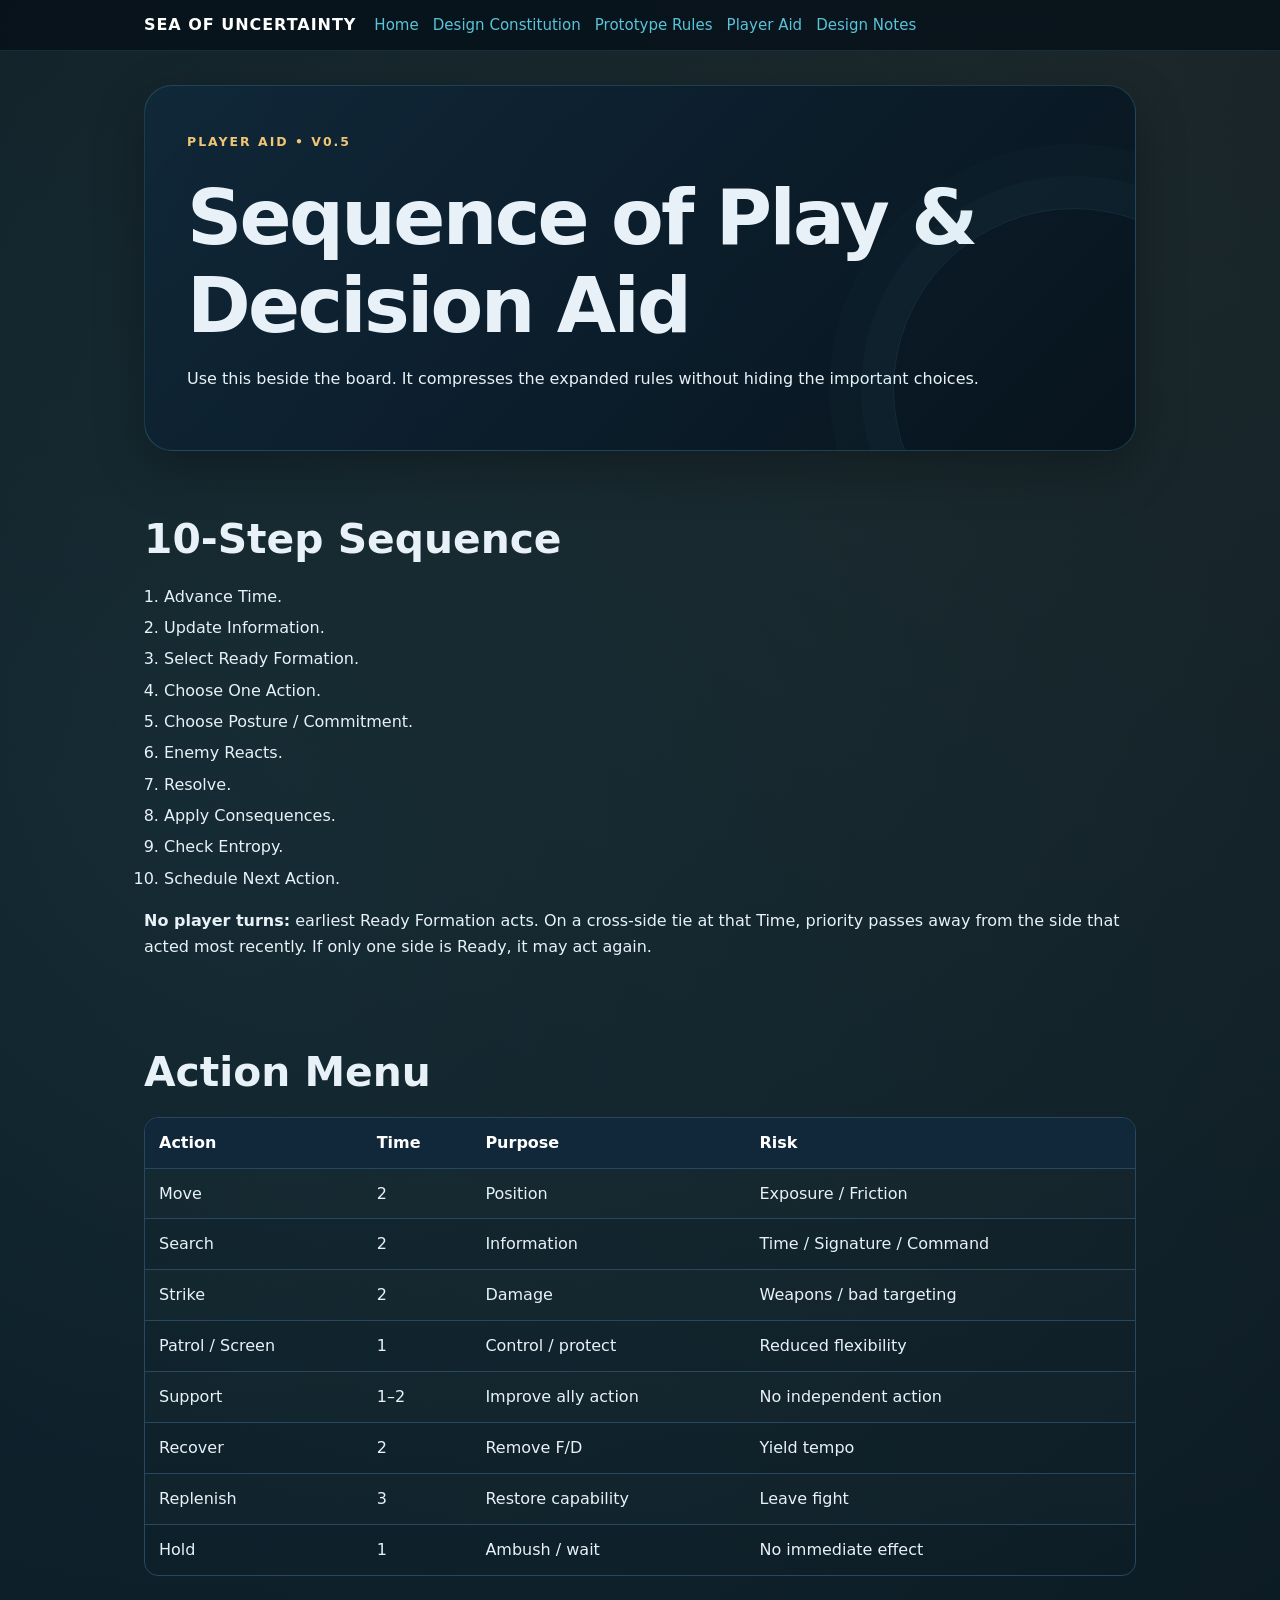
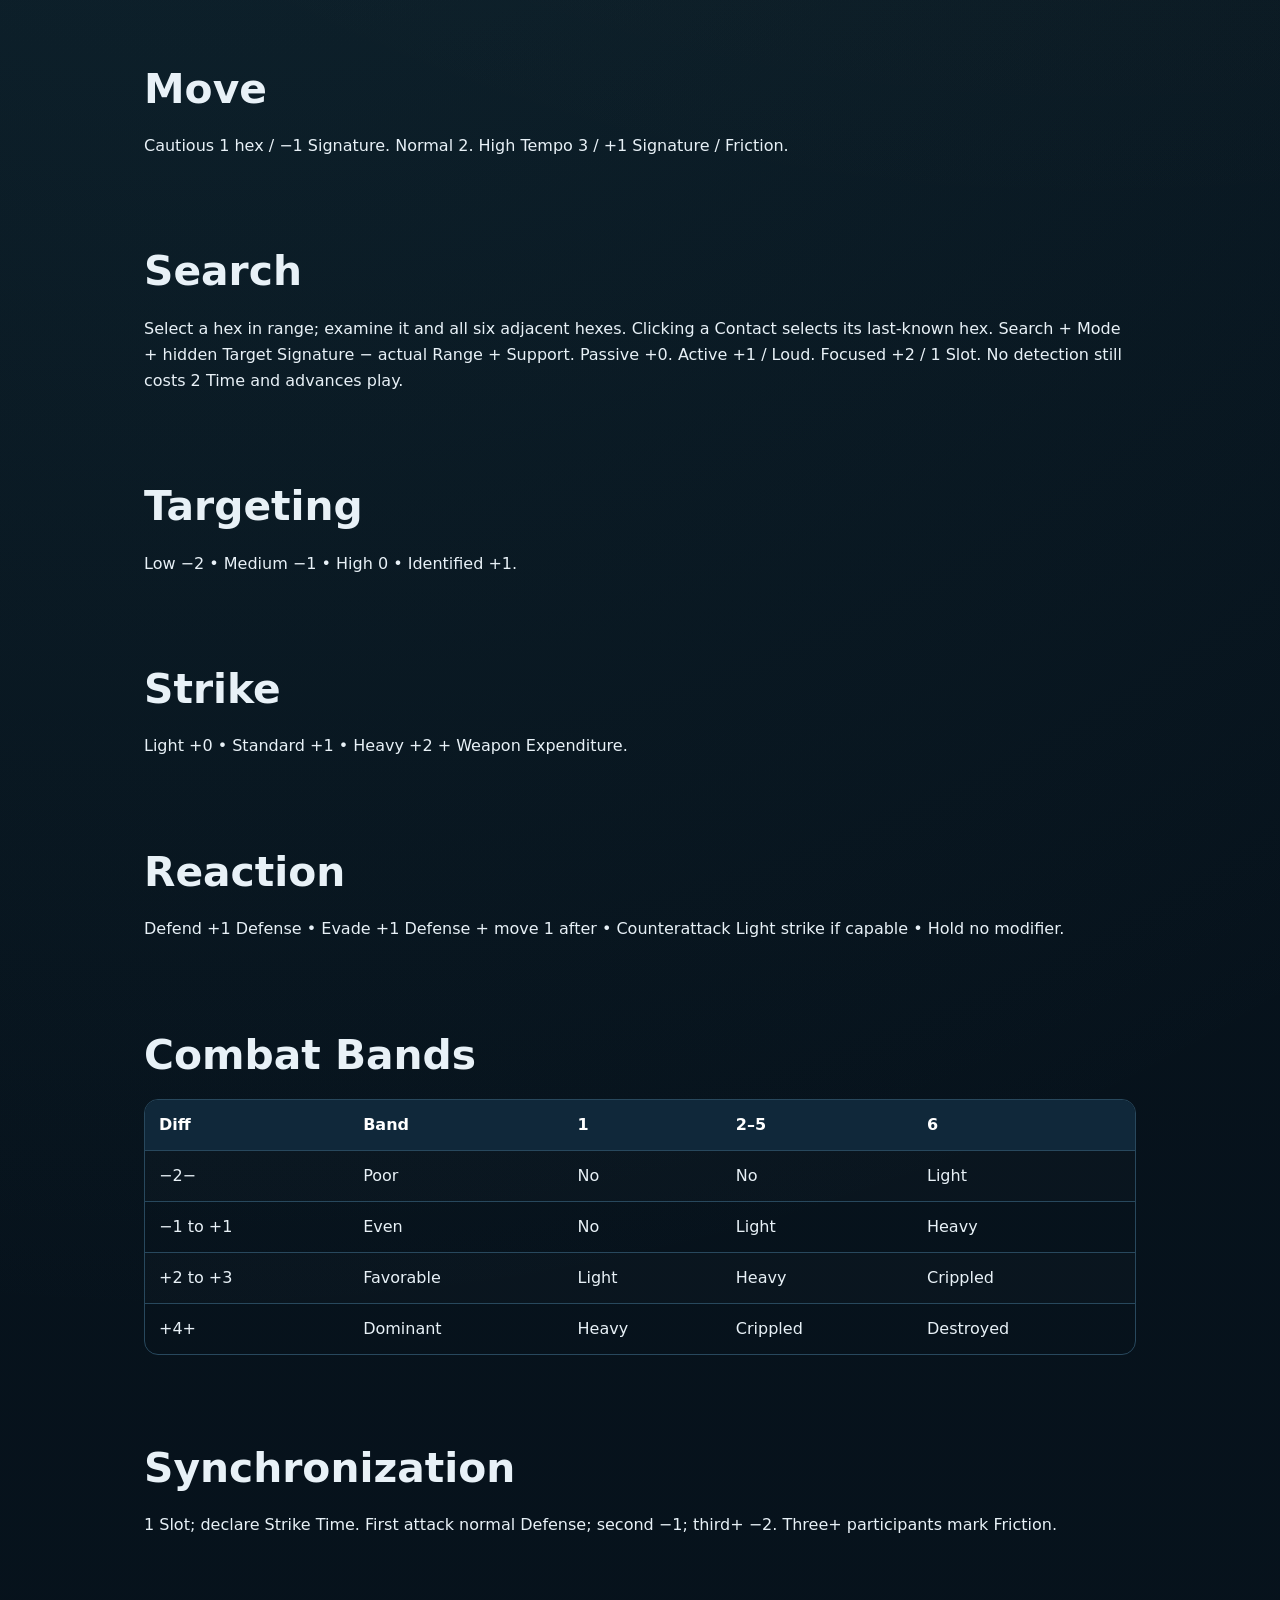
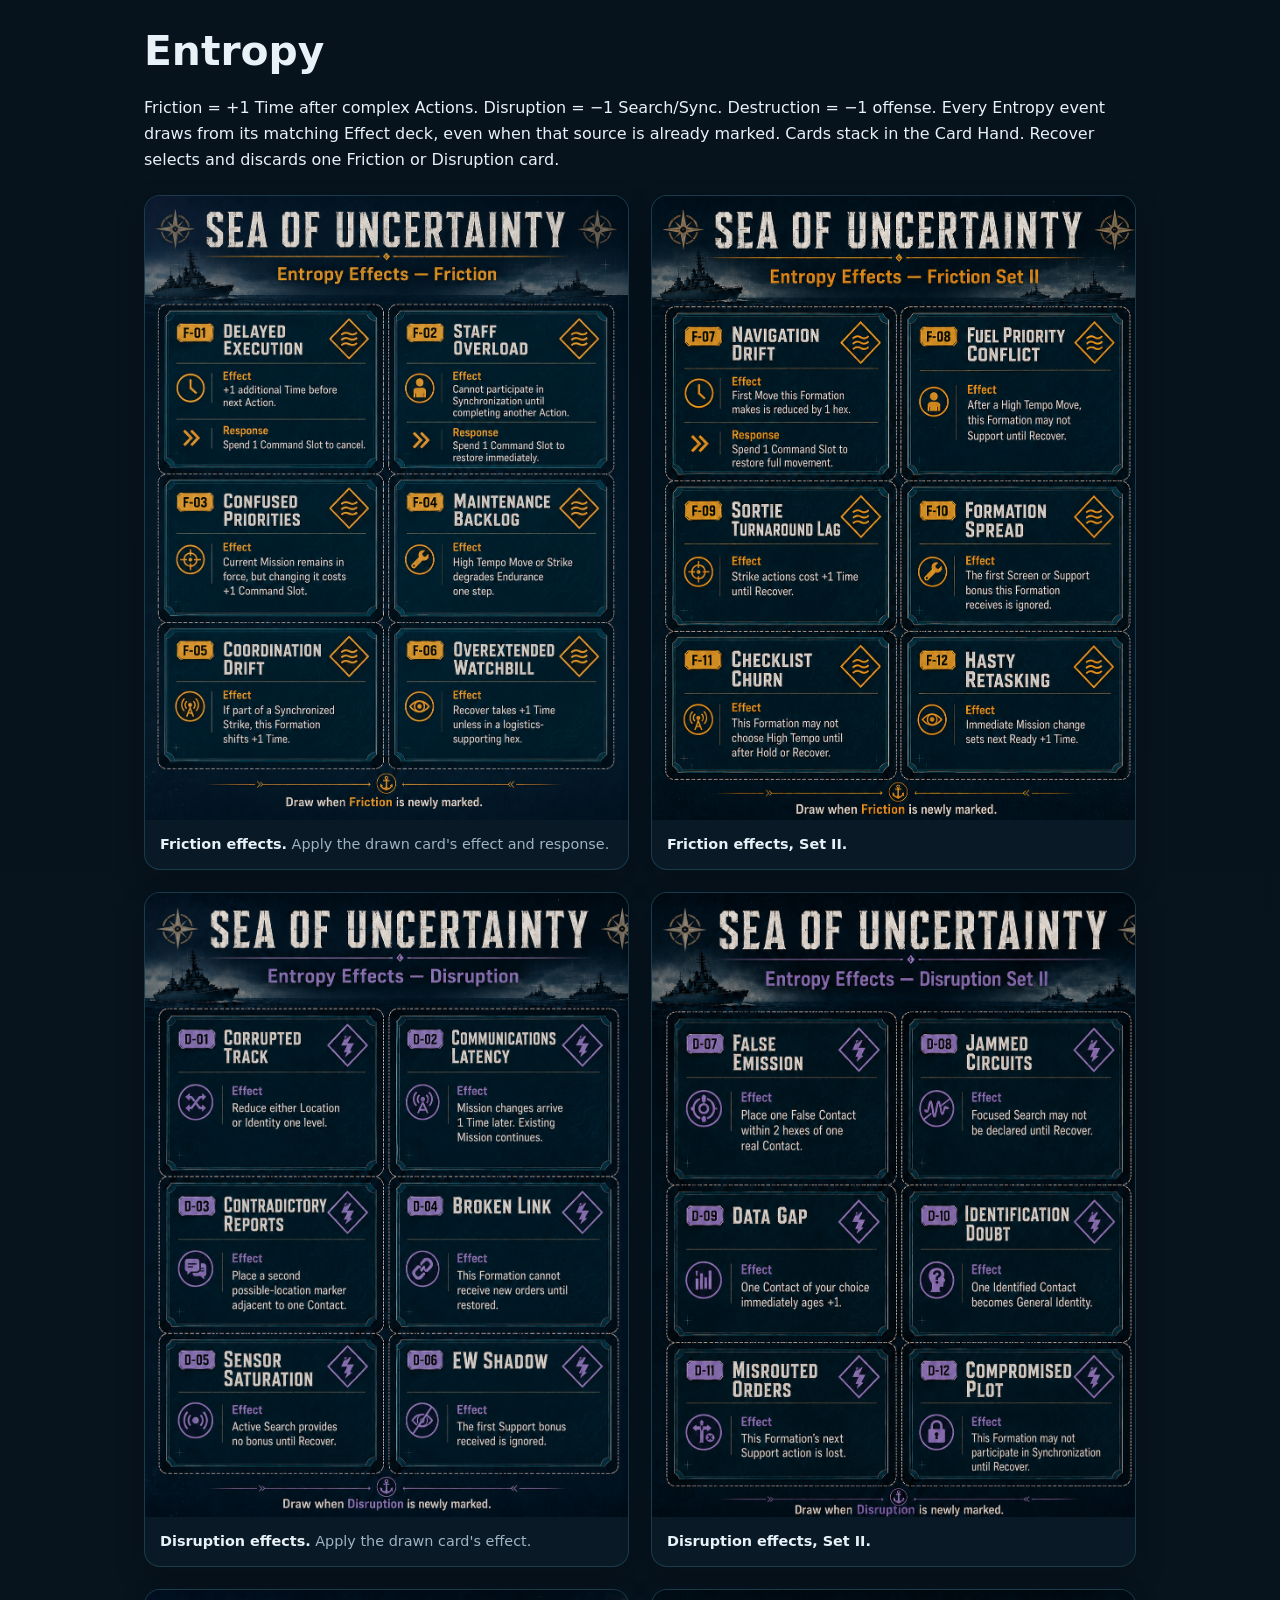
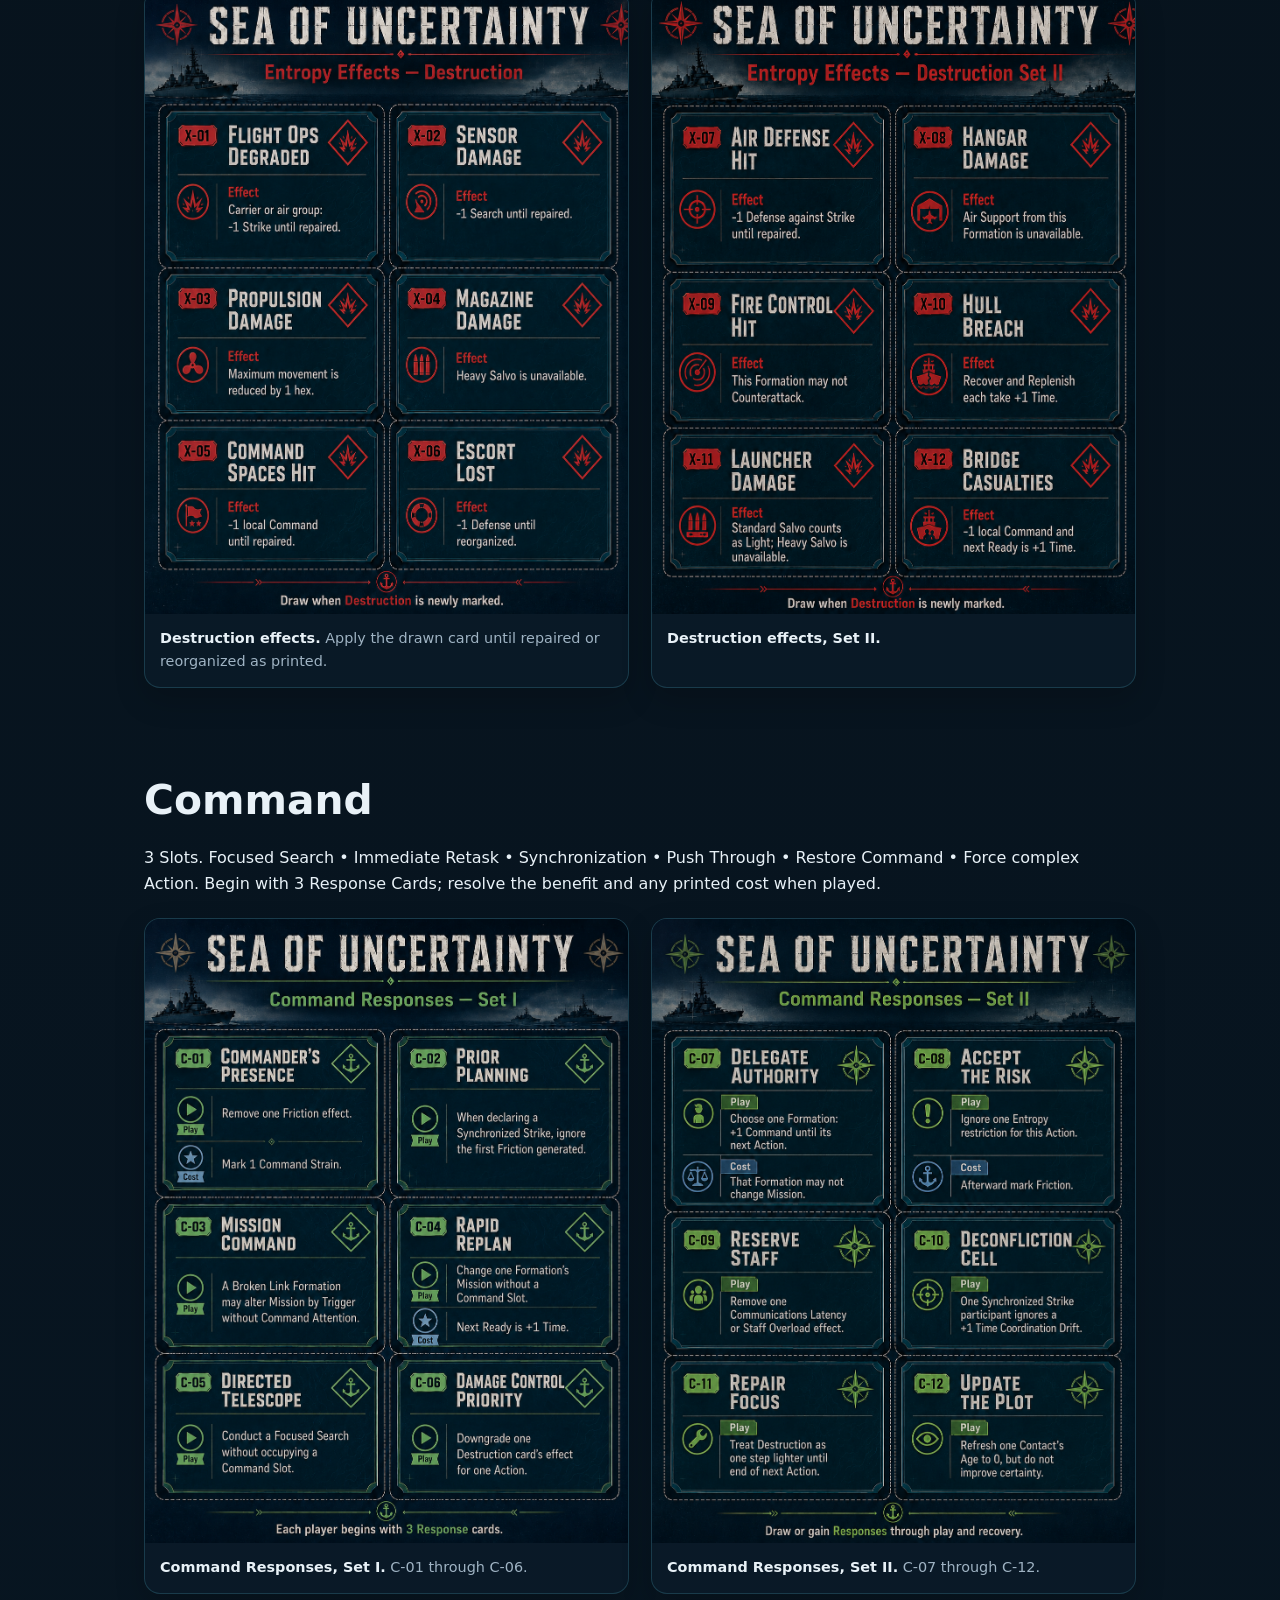
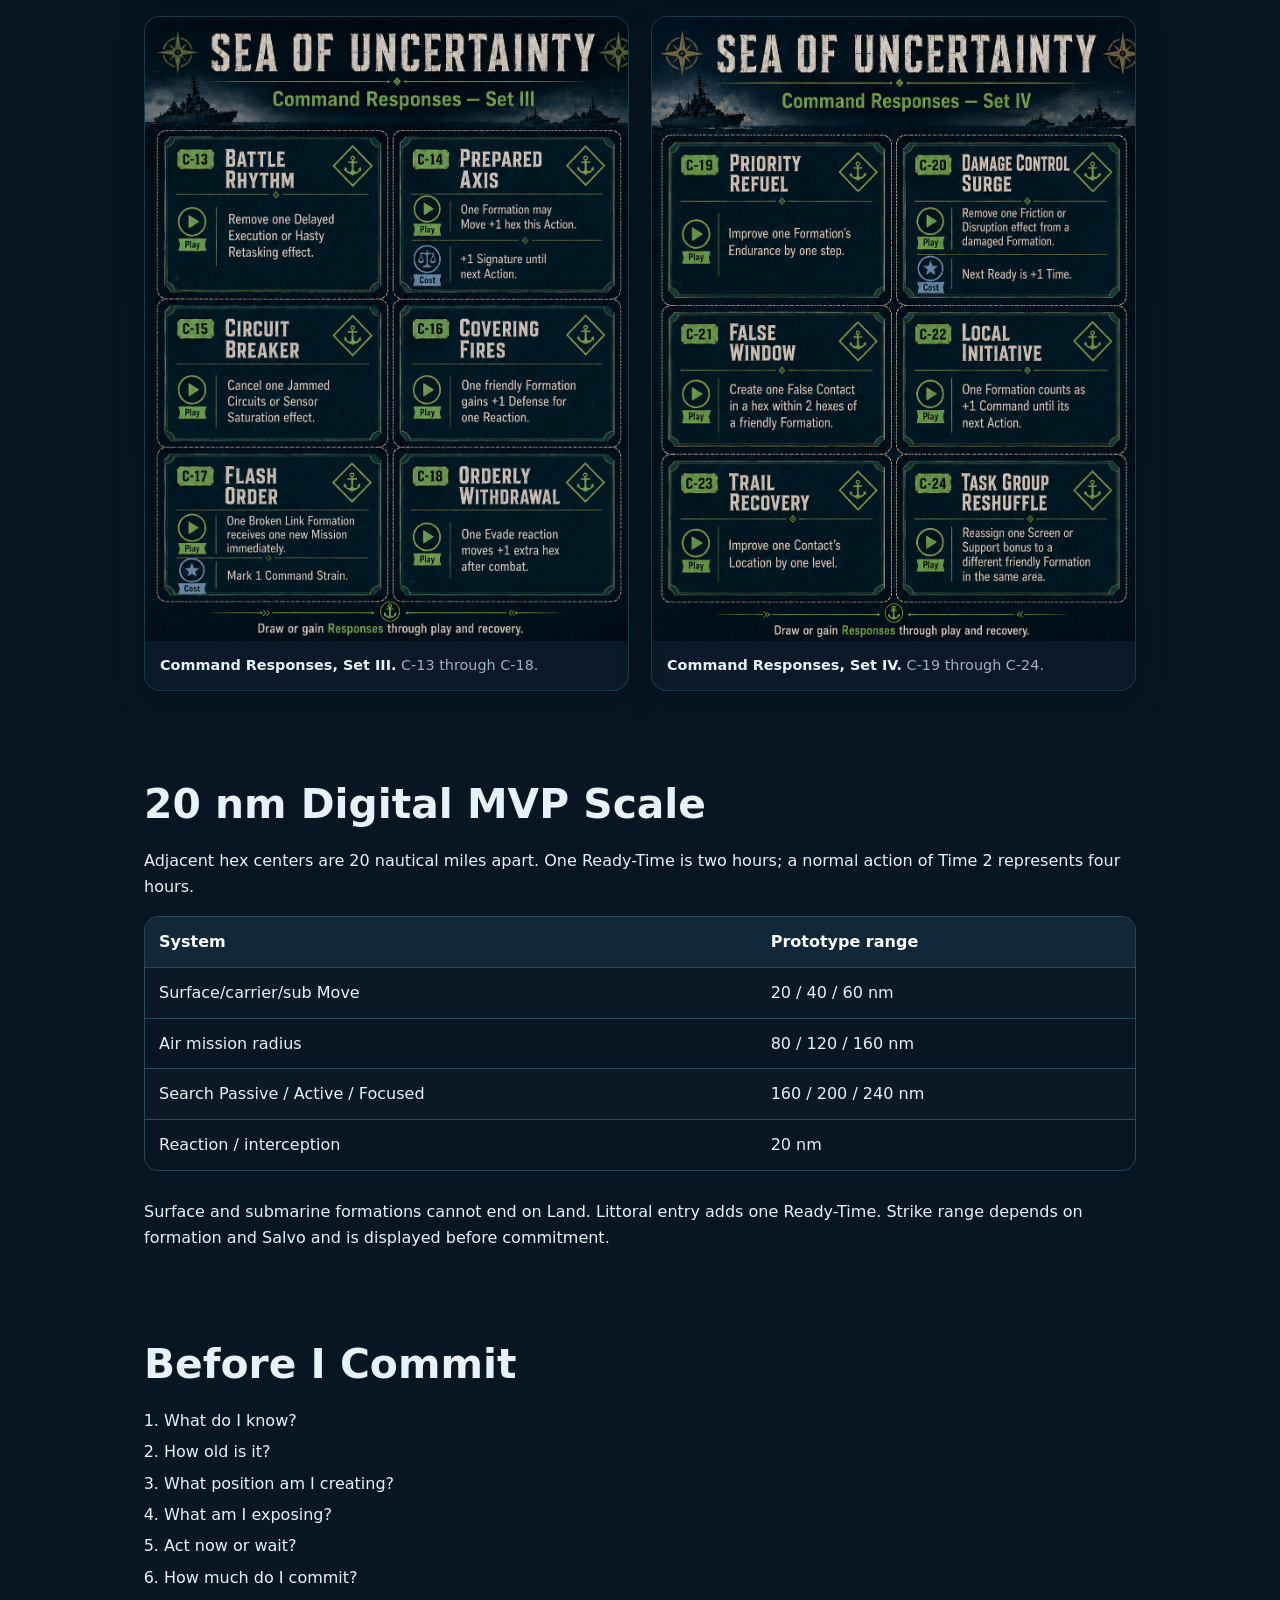
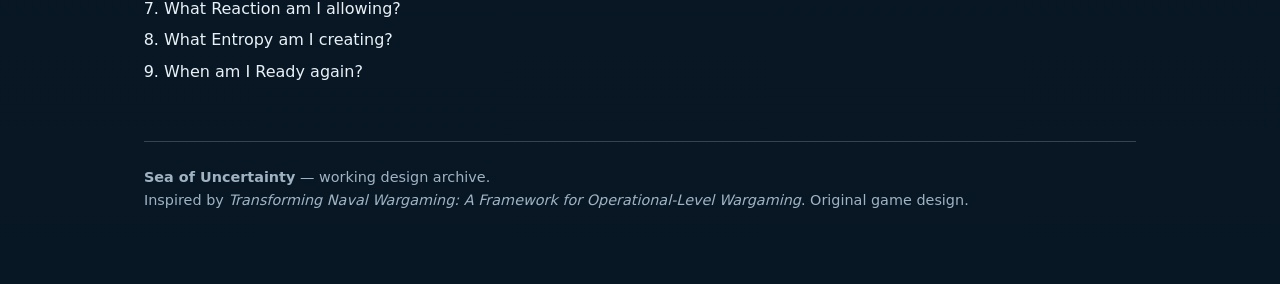
<file: rules/SeaOfUncertainty/03_player_aid.html>
<!doctype html><html><head><meta charset="utf-8"><meta name="viewport" content="width=device-width,initial-scale=1"><title>Sea of Uncertainty — Player Aid v0.5</title><link rel="stylesheet" href="styles.css"></head><body><div class="site-nav"><div class="inner">
<div class="brand"><strong>Sea of Uncertainty</strong></div>
<div class="navlinks">
<a href="index.html">Home</a>
<a href="01_design_constitution.html">Design Constitution</a>
<a href="02_prototype_rules_v0_5.html">Prototype Rules</a>
<a href="03_player_aid.html">Player Aid</a>
<a href="04_design_notes.html">Design Notes</a>
</div></div></div><main class="wrap">
<section class="hero"><span class="kicker">Player Aid • v0.5</span><h1>Sequence of Play & Decision Aid</h1><p>Use this beside the board. It compresses the expanded rules without hiding the important choices.</p></section>
<h2>10-Step Sequence</h2><ol><li>Advance Time.</li><li>Update Information.</li><li>Select Ready Formation.</li><li>Choose One Action.</li><li>Choose Posture / Commitment.</li><li>Enemy Reacts.</li><li>Resolve.</li><li>Apply Consequences.</li><li>Check Entropy.</li><li>Schedule Next Action.</li></ol>
<p><strong>No player turns:</strong> earliest Ready Formation acts. On a cross-side tie at that Time, priority passes away from the side that acted most recently. If only one side is Ready, it may act again.</p>
<h2>Action Menu</h2><table><tr><th>Action</th><th>Time</th><th>Purpose</th><th>Risk</th></tr><tr><td>Move</td><td>2</td><td>Position</td><td>Exposure / Friction</td></tr><tr><td>Search</td><td>2</td><td>Information</td><td>Time / Signature / Command</td></tr><tr><td>Strike</td><td>2</td><td>Damage</td><td>Weapons / bad targeting</td></tr><tr><td>Patrol / Screen</td><td>1</td><td>Control / protect</td><td>Reduced flexibility</td></tr><tr><td>Support</td><td>1–2</td><td>Improve ally action</td><td>No independent action</td></tr><tr><td>Recover</td><td>2</td><td>Remove F/D</td><td>Yield tempo</td></tr><tr><td>Replenish</td><td>3</td><td>Restore capability</td><td>Leave fight</td></tr><tr><td>Hold</td><td>1</td><td>Ambush / wait</td><td>No immediate effect</td></tr></table>
<h2>Move</h2><p>Cautious 1 hex / −1 Signature. Normal 2. High Tempo 3 / +1 Signature / Friction.</p>
<h2>Search</h2><p>Select a hex in range; examine it and all six adjacent hexes. Clicking a Contact selects its last-known hex. Search + Mode + hidden Target Signature − actual Range + Support. Passive +0. Active +1 / Loud. Focused +2 / 1 Slot. No detection still costs 2 Time and advances play.</p>
<h2>Targeting</h2><p>Low −2 • Medium −1 • High 0 • Identified +1.</p>
<h2>Strike</h2><p>Light +0 • Standard +1 • Heavy +2 + Weapon Expenditure.</p>
<h2>Reaction</h2><p>Defend +1 Defense • Evade +1 Defense + move 1 after • Counterattack Light strike if capable • Hold no modifier.</p>
<h2>Combat Bands</h2><table><tr><th>Diff</th><th>Band</th><th>1</th><th>2–5</th><th>6</th></tr><tr><td>−2−</td><td>Poor</td><td>No</td><td>No</td><td>Light</td></tr><tr><td>−1 to +1</td><td>Even</td><td>No</td><td>Light</td><td>Heavy</td></tr><tr><td>+2 to +3</td><td>Favorable</td><td>Light</td><td>Heavy</td><td>Crippled</td></tr><tr><td>+4+</td><td>Dominant</td><td>Heavy</td><td>Crippled</td><td>Destroyed</td></tr></table>
<h2>Synchronization</h2><p>1 Slot; declare Strike Time. First attack normal Defense; second −1; third+ −2. Three+ participants mark Friction.</p>
<h2>Entropy</h2><p>Friction = +1 Time after complex Actions. Disruption = −1 Search/Sync. Destruction = −1 offense. Every Entropy event draws from its matching Effect deck, even when that source is already marked. Cards stack in the Card Hand. Recover selects and discards one Friction or Disruption card.</p>
<div class="rules-gallery">
<figure class="rules-figure"><a href="images/entropy-friction.png"><img src="images/entropy-friction.png" alt="Reference sheet for the six Friction effect cards"></a><figcaption><strong>Friction effects.</strong> Apply the drawn card's effect and response.</figcaption></figure>
<figure class="rules-figure"><a href="images/0227dc15-3a0c-4a4a-952d-52bfc25f5c93.png"><img src="images/0227dc15-3a0c-4a4a-952d-52bfc25f5c93.png" alt="Reference sheet for Friction cards F-07 through F-12"></a><figcaption><strong>Friction effects, Set II.</strong></figcaption></figure>
<figure class="rules-figure"><a href="images/entropy-disruption.png"><img src="images/entropy-disruption.png" alt="Reference sheet for the six Disruption effect cards"></a><figcaption><strong>Disruption effects.</strong> Apply the drawn card's effect.</figcaption></figure>
<figure class="rules-figure"><a href="images/98d94f27-922d-40de-b75e-6f8e471f6146.png"><img src="images/98d94f27-922d-40de-b75e-6f8e471f6146.png" alt="Reference sheet for Disruption cards D-07 through D-12"></a><figcaption><strong>Disruption effects, Set II.</strong></figcaption></figure>
<figure class="rules-figure"><a href="images/entropy-destruction.png"><img src="images/entropy-destruction.png" alt="Reference sheet for the six Destruction effect cards"></a><figcaption><strong>Destruction effects.</strong> Apply the drawn card until repaired or reorganized as printed.</figcaption></figure>
<figure class="rules-figure"><a href="images/d5445519-04e2-47e5-9ab5-0b7ec6c43c0f.png"><img src="images/d5445519-04e2-47e5-9ab5-0b7ec6c43c0f.png" alt="Reference sheet for Destruction cards X-07 through X-12"></a><figcaption><strong>Destruction effects, Set II.</strong></figcaption></figure>
</div>
<h2>Command</h2><p>3 Slots. Focused Search • Immediate Retask • Synchronization • Push Through • Restore Command • Force complex Action. Begin with 3 Response Cards; resolve the benefit and any printed cost when played.</p>
<div class="rules-gallery">
<figure class="rules-figure"><a href="images/command-responses-set-1.png"><img src="images/command-responses-set-1.png" alt="Reference sheet for Command Response cards C-01 through C-06"></a><figcaption><strong>Command Responses, Set I.</strong> C-01 through C-06.</figcaption></figure>
<figure class="rules-figure"><a href="images/command-responses-set-2.png"><img src="images/command-responses-set-2.png" alt="Reference sheet for Command Response cards C-07 through C-12"></a><figcaption><strong>Command Responses, Set II.</strong> C-07 through C-12.</figcaption></figure>
<figure class="rules-figure"><a href="images/01c5845d-59d4-4191-ba14-e292a4a0c172.png"><img src="images/01c5845d-59d4-4191-ba14-e292a4a0c172.png" alt="Reference sheet for Command Response cards C-13 through C-18"></a><figcaption><strong>Command Responses, Set III.</strong> C-13 through C-18.</figcaption></figure>
<figure class="rules-figure"><a href="images/33c8ab2b-0624-4fc8-9ce3-f418c9fe8126.png"><img src="images/33c8ab2b-0624-4fc8-9ce3-f418c9fe8126.png" alt="Reference sheet for Command Response cards C-19 through C-24"></a><figcaption><strong>Command Responses, Set IV.</strong> C-19 through C-24.</figcaption></figure>
</div>
<h2>20 nm Digital MVP Scale</h2><p>Adjacent hex centers are 20 nautical miles apart. One Ready-Time is two hours; a normal action of Time 2 represents four hours.</p><table><tr><th>System</th><th>Prototype range</th></tr><tr><td>Surface/carrier/sub Move</td><td>20 / 40 / 60 nm</td></tr><tr><td>Air mission radius</td><td>80 / 120 / 160 nm</td></tr><tr><td>Search Passive / Active / Focused</td><td>160 / 200 / 240 nm</td></tr><tr><td>Reaction / interception</td><td>20 nm</td></tr></table><p>Surface and submarine formations cannot end on Land. Littoral entry adds one Ready-Time. Strike range depends on formation and Salvo and is displayed before commitment.</p>
<h2>Before I Commit</h2><ol><li>What do I know?</li><li>How old is it?</li><li>What position am I creating?</li><li>What am I exposing?</li><li>Act now or wait?</li><li>How much do I commit?</li><li>What Reaction am I allowing?</li><li>What Entropy am I creating?</li><li>When am I Ready again?</li></ol>
<footer><strong>Sea of Uncertainty</strong> — working design archive.<br>
Inspired by <em>Transforming Naval Wargaming: A Framework for Operational-Level Wargaming</em>. Original game design.</footer></main></body></html>
</file>
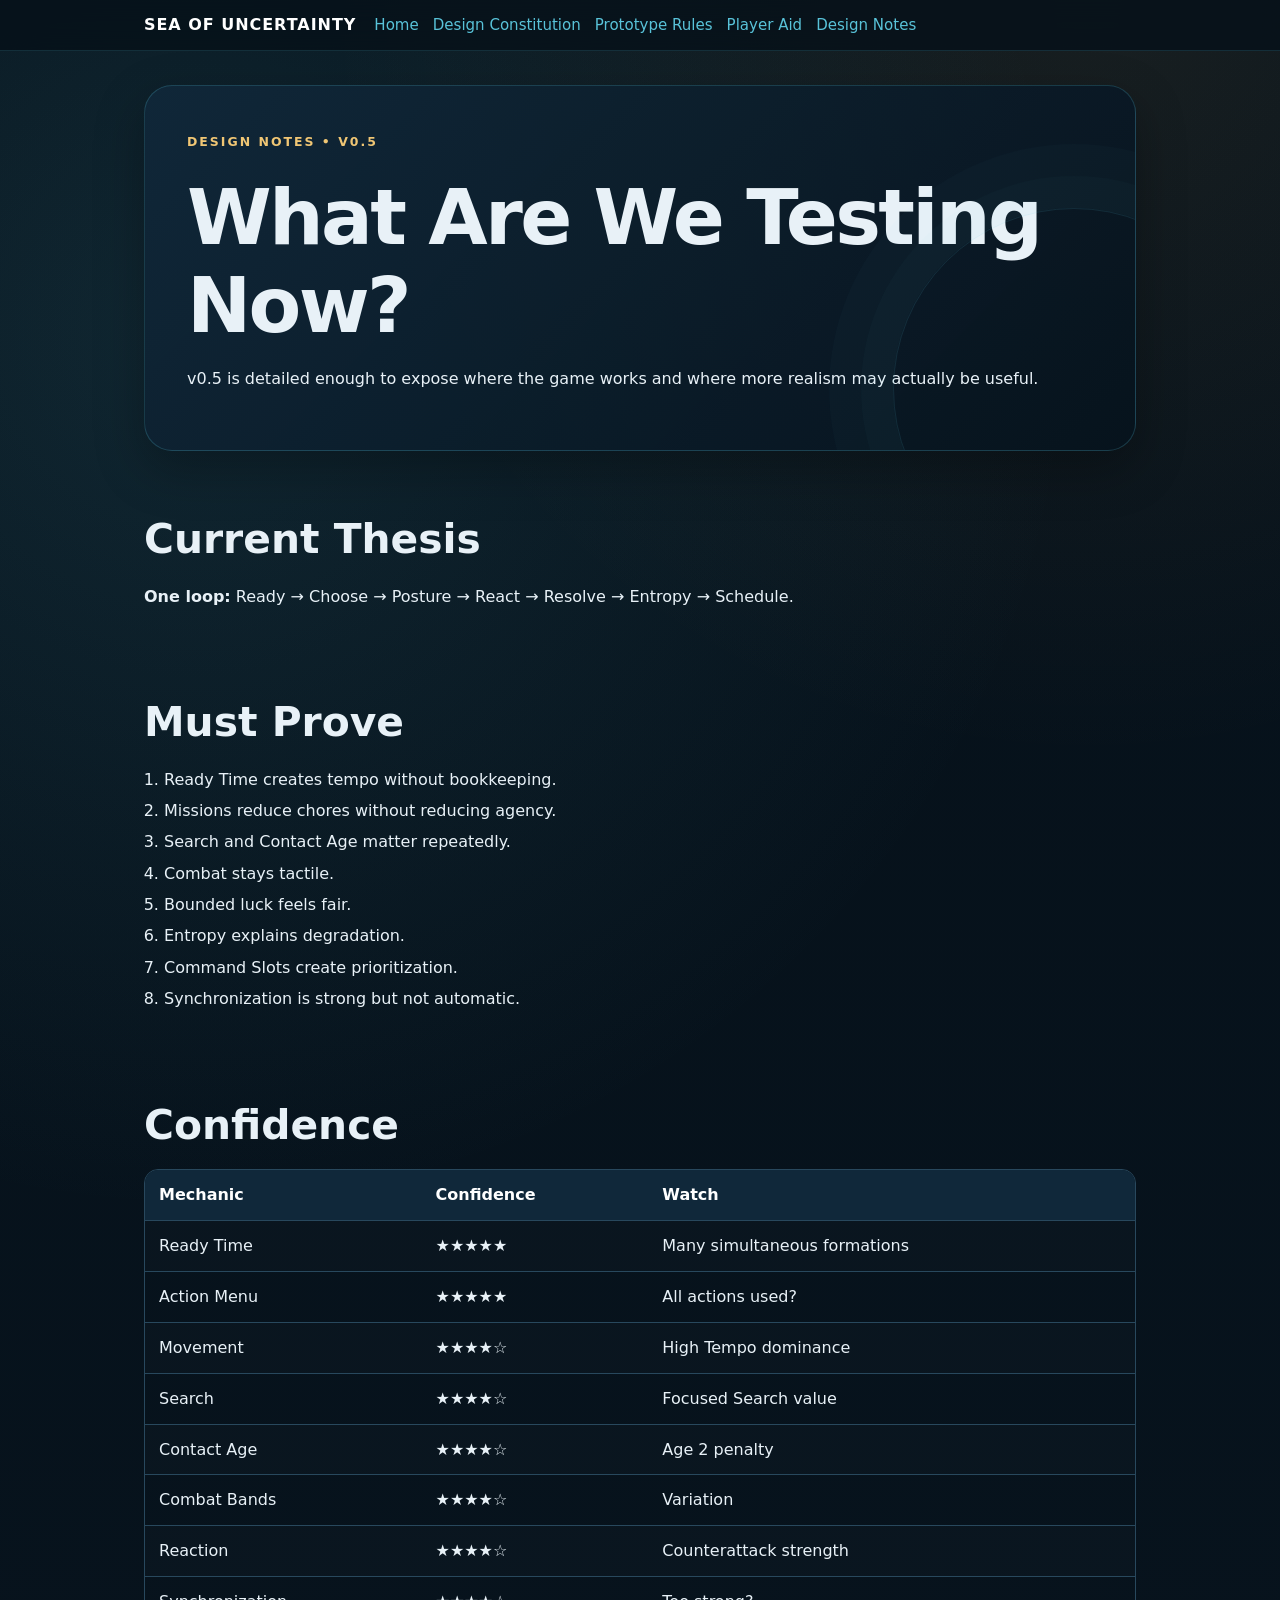
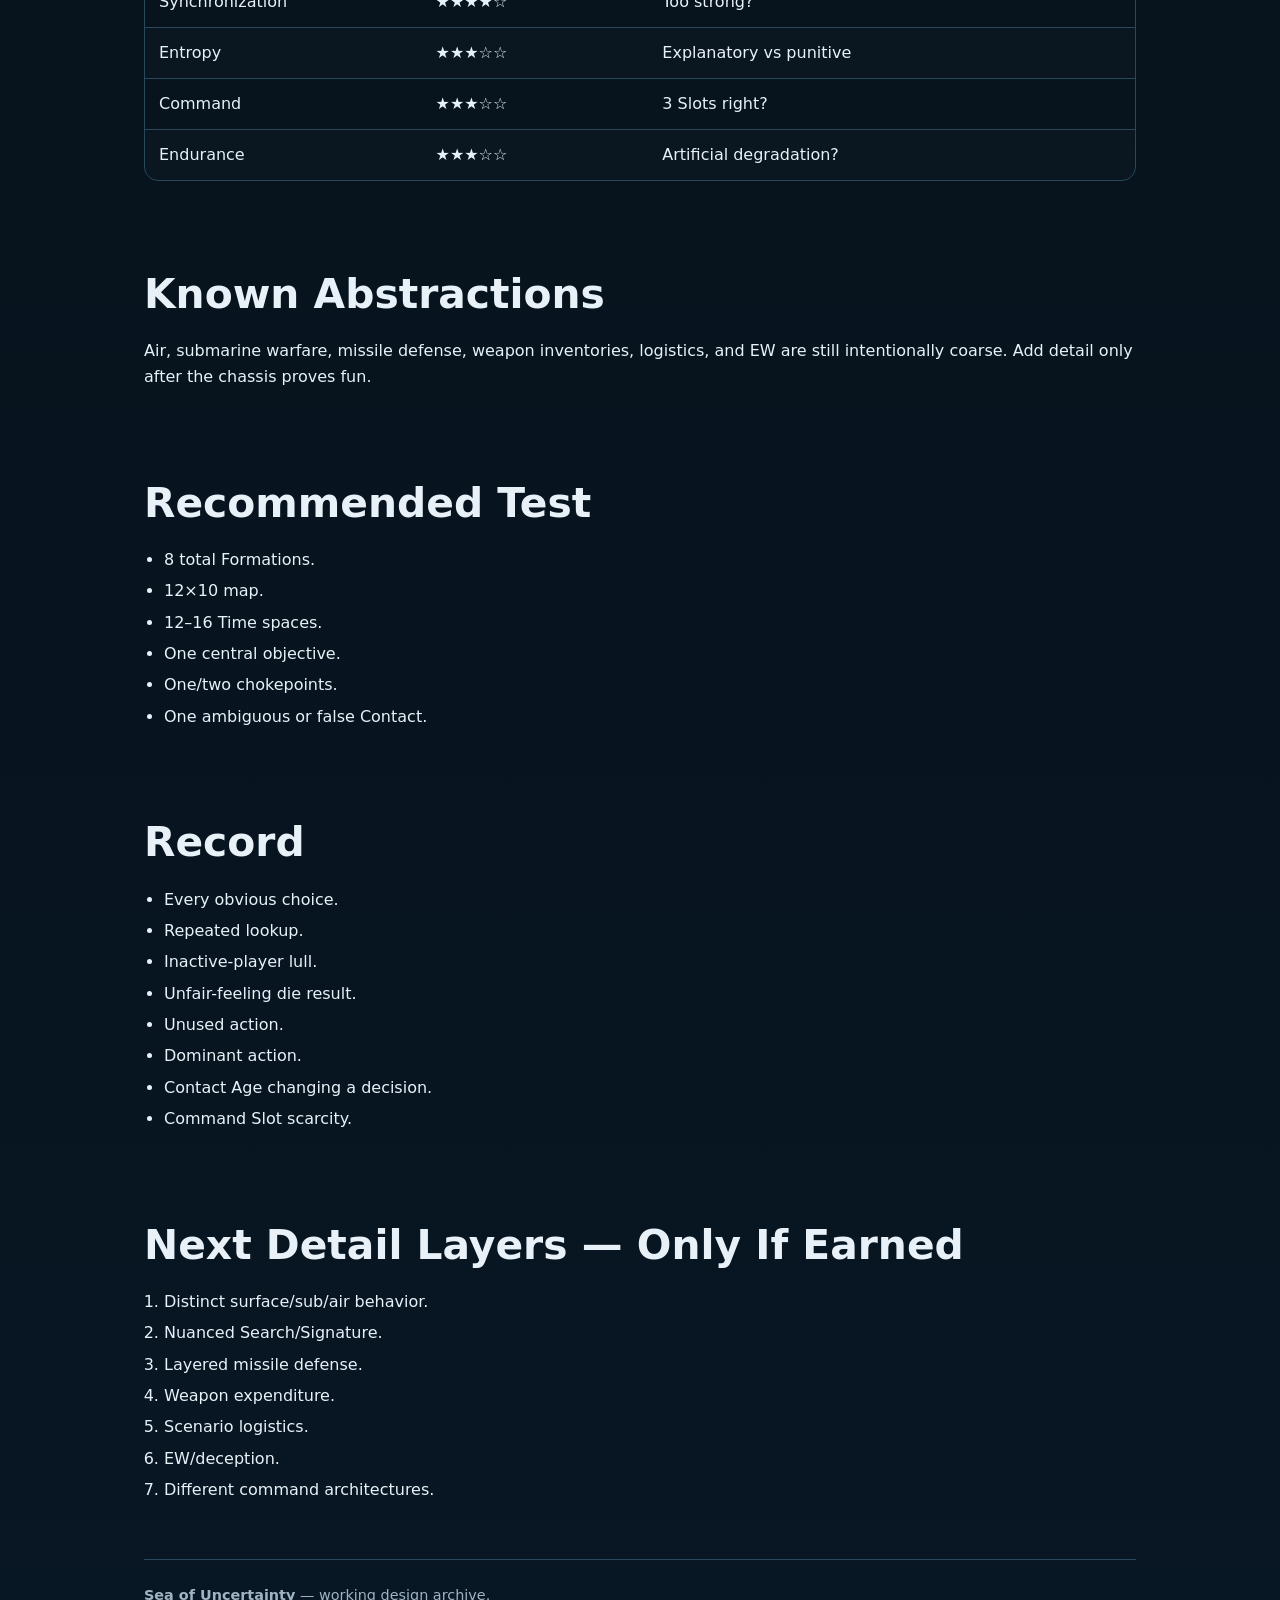
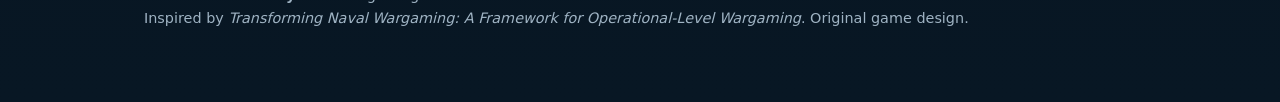
<file: rules/SeaOfUncertainty/04_design_notes.html>
<!doctype html><html><head><meta charset="utf-8"><meta name="viewport" content="width=device-width,initial-scale=1"><title>Sea of Uncertainty — Design Notes v0.5</title><link rel="stylesheet" href="styles.css"></head><body><div class="site-nav"><div class="inner">
<div class="brand"><strong>Sea of Uncertainty</strong></div>
<div class="navlinks">
<a href="index.html">Home</a>
<a href="01_design_constitution.html">Design Constitution</a>
<a href="02_prototype_rules_v0_5.html">Prototype Rules</a>
<a href="03_player_aid.html">Player Aid</a>
<a href="04_design_notes.html">Design Notes</a>
</div></div></div><main class="wrap">
<section class="hero"><span class="kicker">Design Notes • v0.5</span><h1>What Are We Testing Now?</h1><p>v0.5 is detailed enough to expose where the game works and where more realism may actually be useful.</p></section>
<h2>Current Thesis</h2><p><strong>One loop:</strong> Ready → Choose → Posture → React → Resolve → Entropy → Schedule.</p>
<h2>Must Prove</h2><ol><li>Ready Time creates tempo without bookkeeping.</li><li>Missions reduce chores without reducing agency.</li><li>Search and Contact Age matter repeatedly.</li><li>Combat stays tactile.</li><li>Bounded luck feels fair.</li><li>Entropy explains degradation.</li><li>Command Slots create prioritization.</li><li>Synchronization is strong but not automatic.</li></ol>
<h2>Confidence</h2><table><tr><th>Mechanic</th><th>Confidence</th><th>Watch</th></tr><tr><td>Ready Time</td><td>★★★★★</td><td>Many simultaneous formations</td></tr><tr><td>Action Menu</td><td>★★★★★</td><td>All actions used?</td></tr><tr><td>Movement</td><td>★★★★☆</td><td>High Tempo dominance</td></tr><tr><td>Search</td><td>★★★★☆</td><td>Focused Search value</td></tr><tr><td>Contact Age</td><td>★★★★☆</td><td>Age 2 penalty</td></tr><tr><td>Combat Bands</td><td>★★★★☆</td><td>Variation</td></tr><tr><td>Reaction</td><td>★★★★☆</td><td>Counterattack strength</td></tr><tr><td>Synchronization</td><td>★★★★☆</td><td>Too strong?</td></tr><tr><td>Entropy</td><td>★★★☆☆</td><td>Explanatory vs punitive</td></tr><tr><td>Command</td><td>★★★☆☆</td><td>3 Slots right?</td></tr><tr><td>Endurance</td><td>★★★☆☆</td><td>Artificial degradation?</td></tr></table>
<h2>Known Abstractions</h2><p>Air, submarine warfare, missile defense, weapon inventories, logistics, and EW are still intentionally coarse. Add detail only after the chassis proves fun.</p>
<h2>Recommended Test</h2><ul><li>8 total Formations.</li><li>12×10 map.</li><li>12–16 Time spaces.</li><li>One central objective.</li><li>One/two chokepoints.</li><li>One ambiguous or false Contact.</li></ul>
<h2>Record</h2><ul><li>Every obvious choice.</li><li>Repeated lookup.</li><li>Inactive-player lull.</li><li>Unfair-feeling die result.</li><li>Unused action.</li><li>Dominant action.</li><li>Contact Age changing a decision.</li><li>Command Slot scarcity.</li></ul>
<h2>Next Detail Layers — Only If Earned</h2><ol><li>Distinct surface/sub/air behavior.</li><li>Nuanced Search/Signature.</li><li>Layered missile defense.</li><li>Weapon expenditure.</li><li>Scenario logistics.</li><li>EW/deception.</li><li>Different command architectures.</li></ol>
<footer><strong>Sea of Uncertainty</strong> — working design archive.<br>
Inspired by <em>Transforming Naval Wargaming: A Framework for Operational-Level Wargaming</em>. Original game design.</footer></main></body></html>
</file>
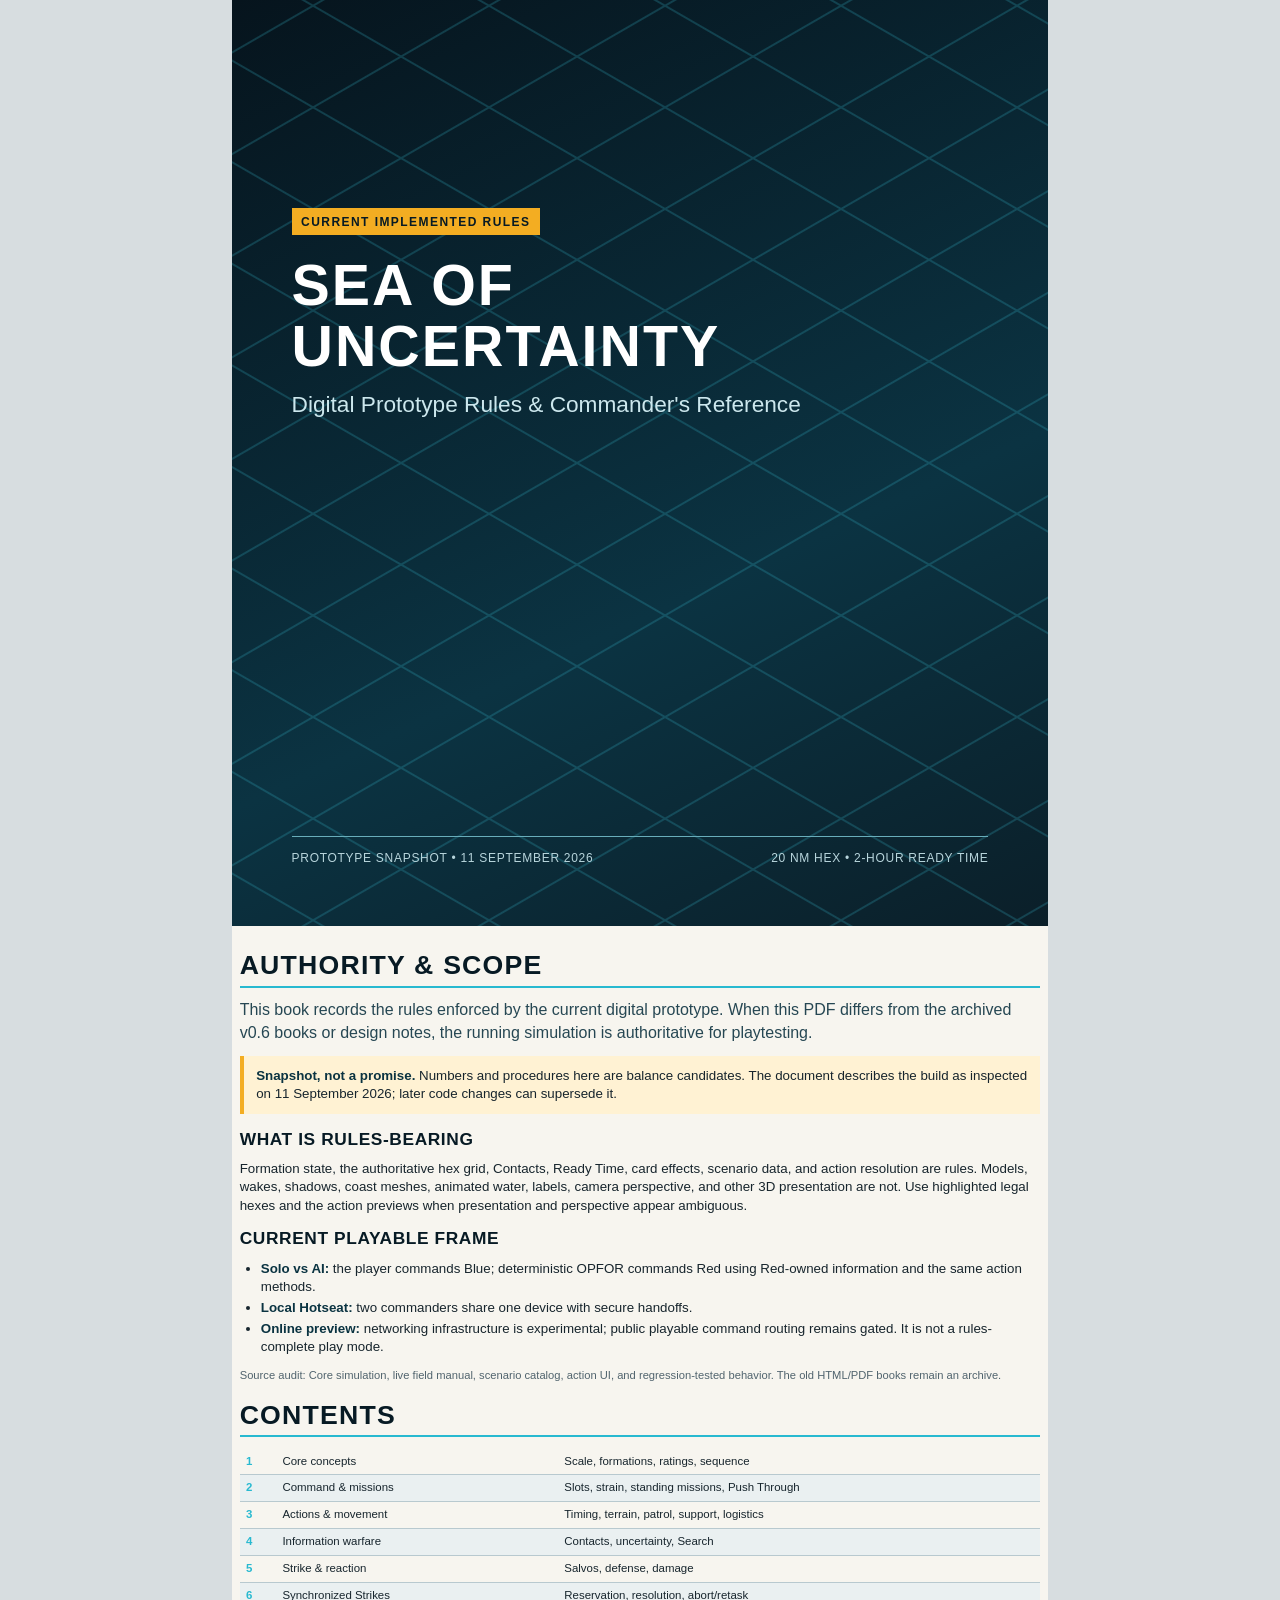
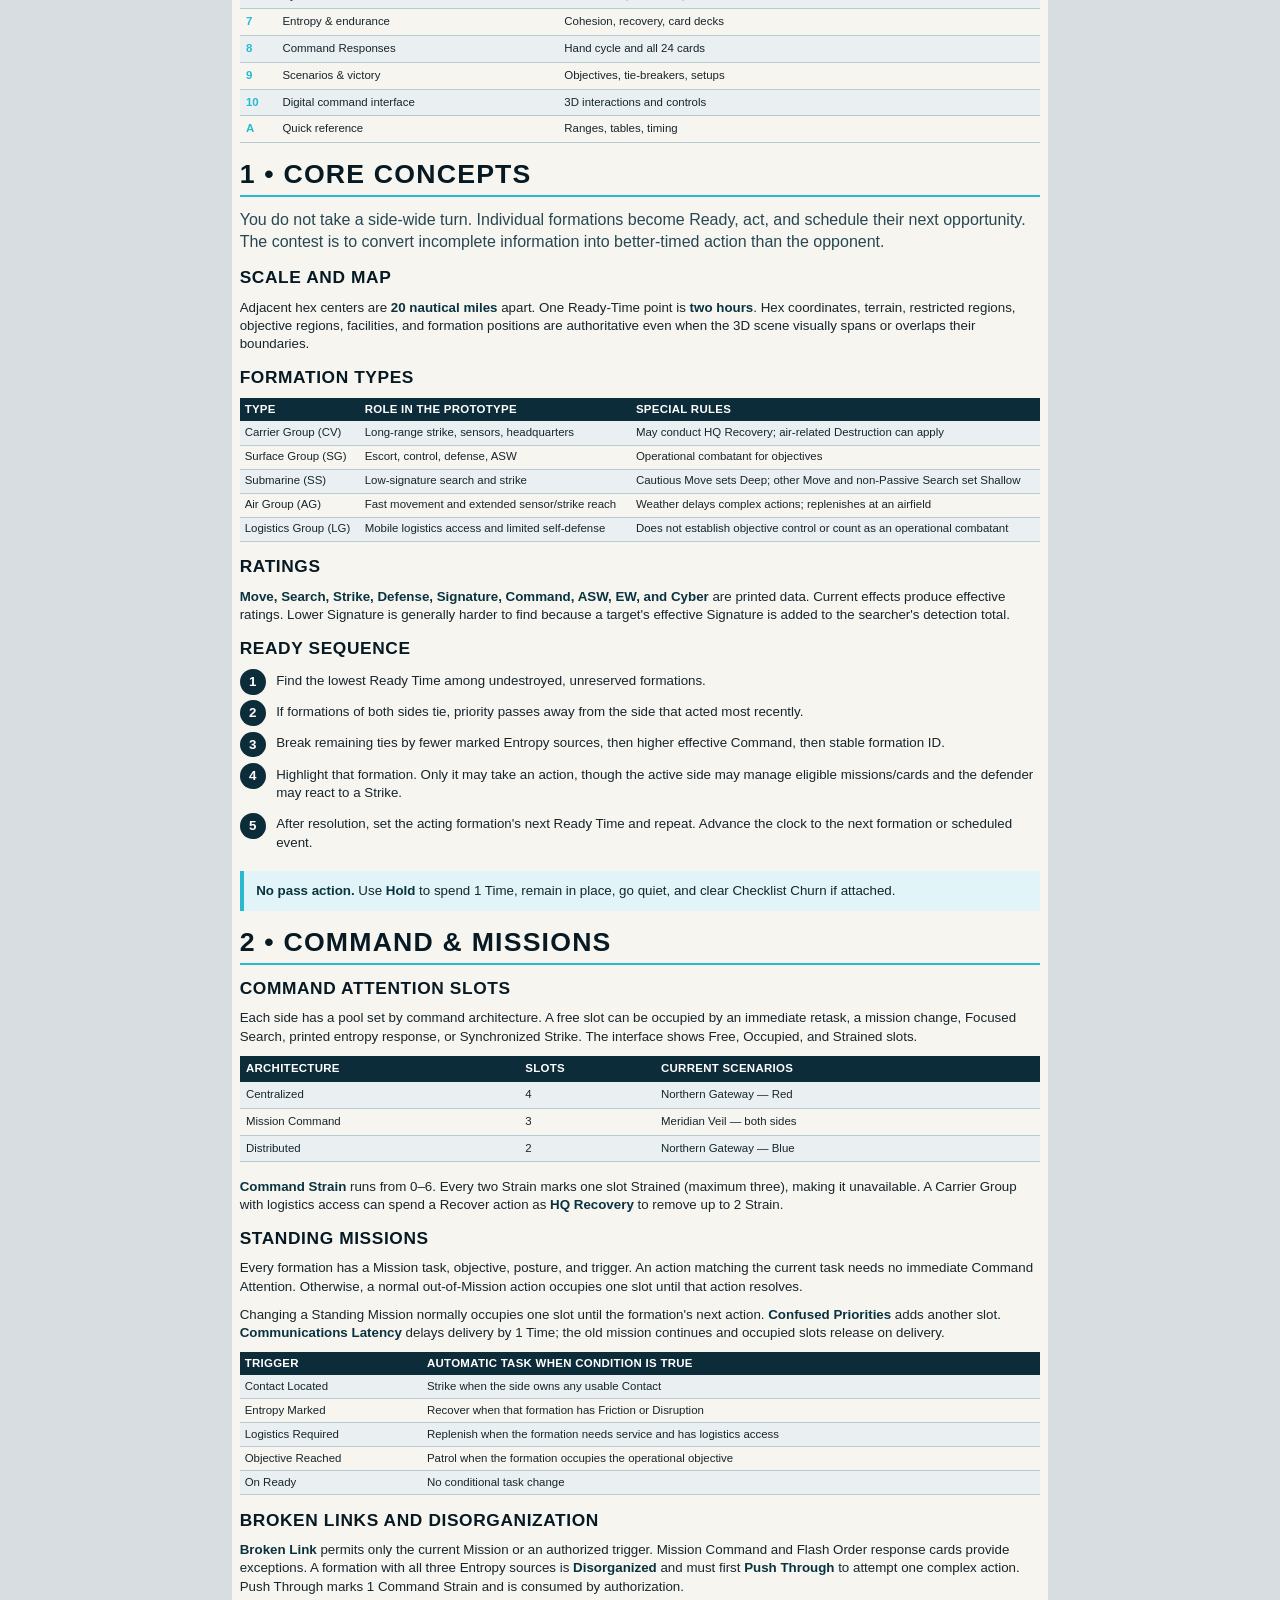
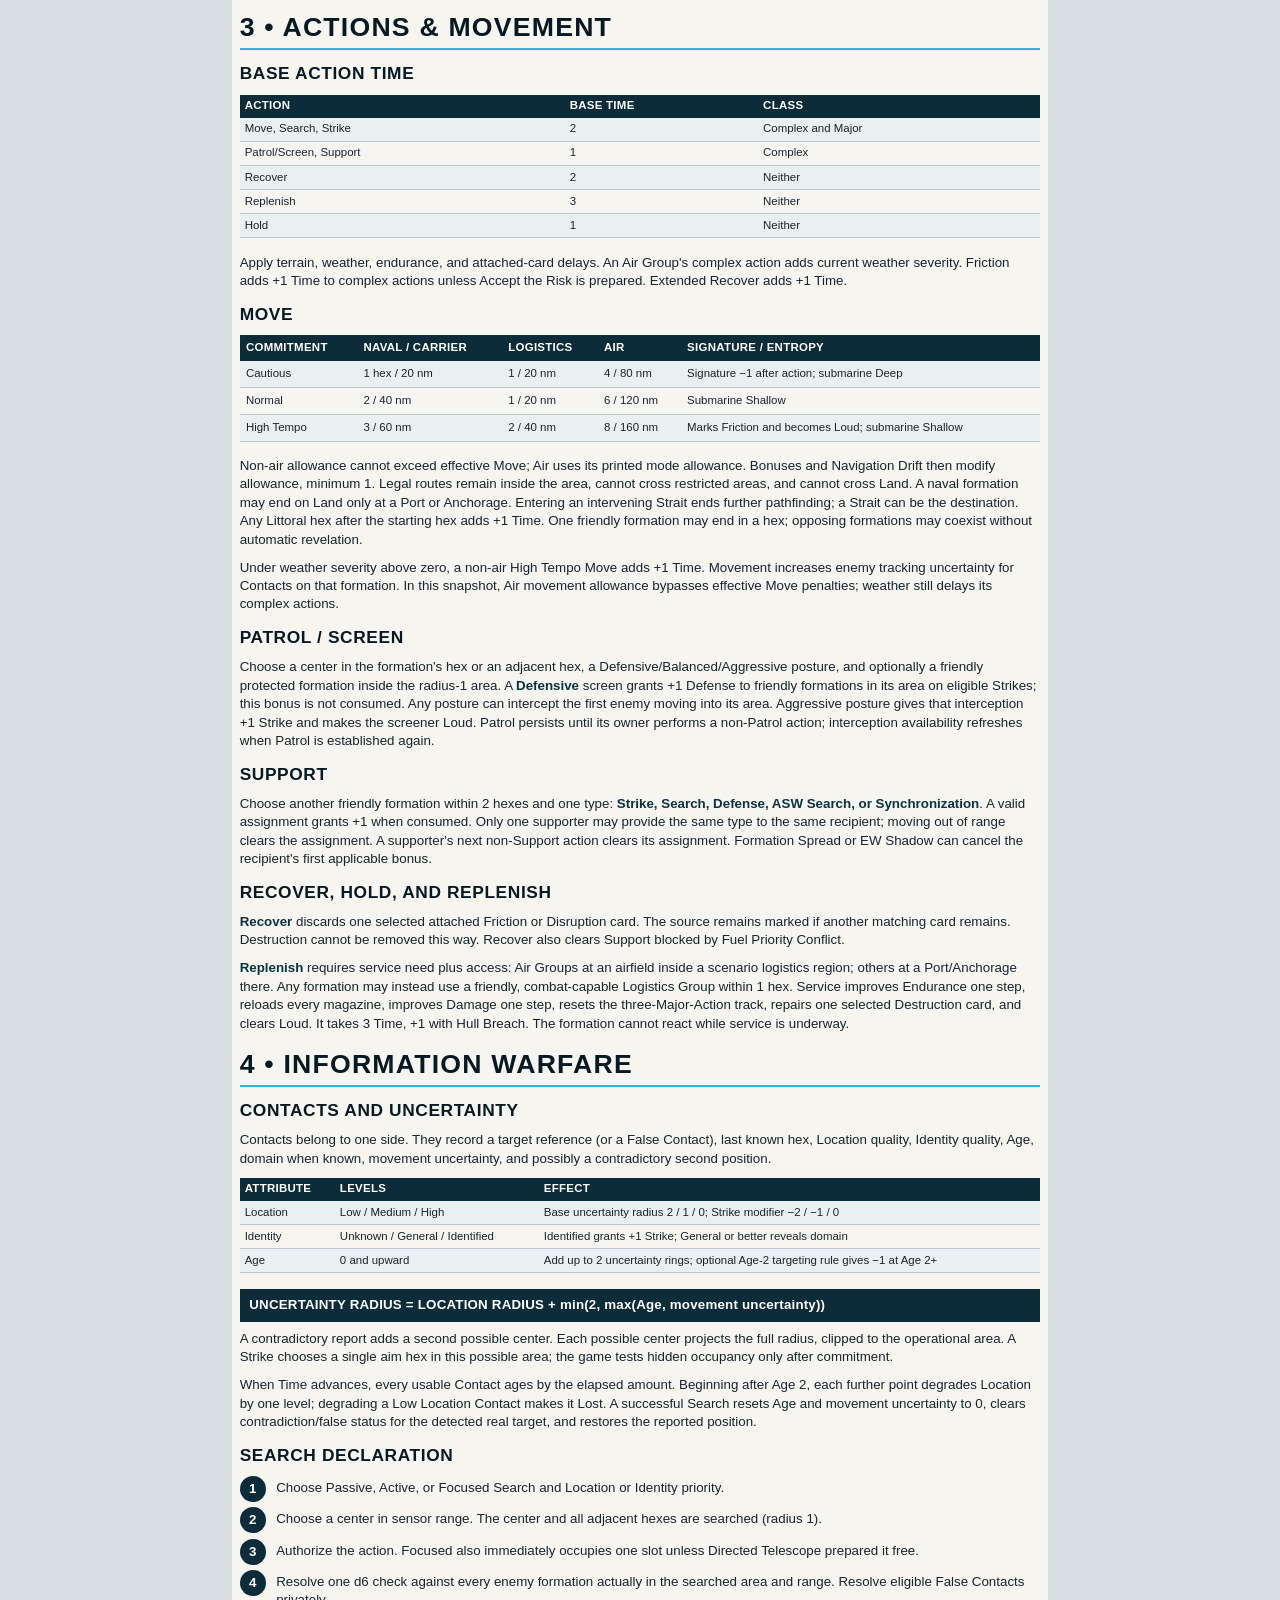
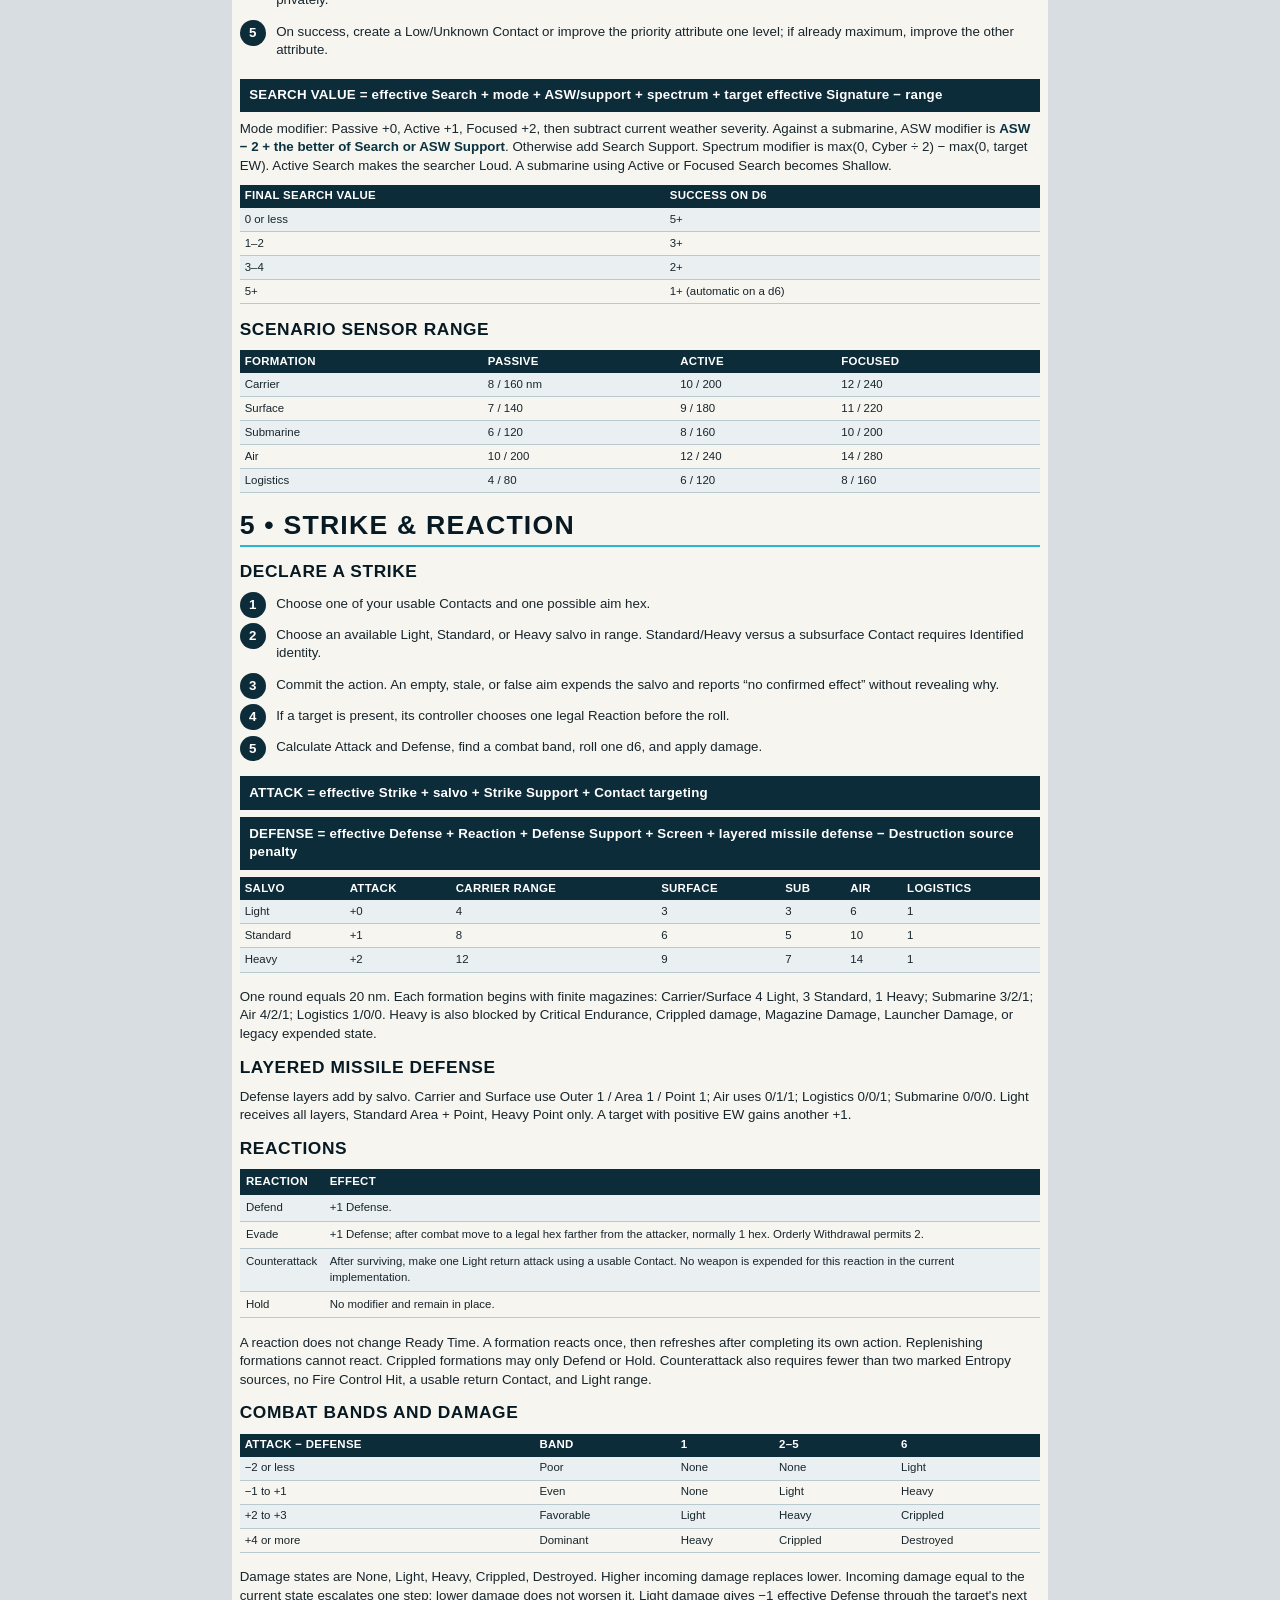
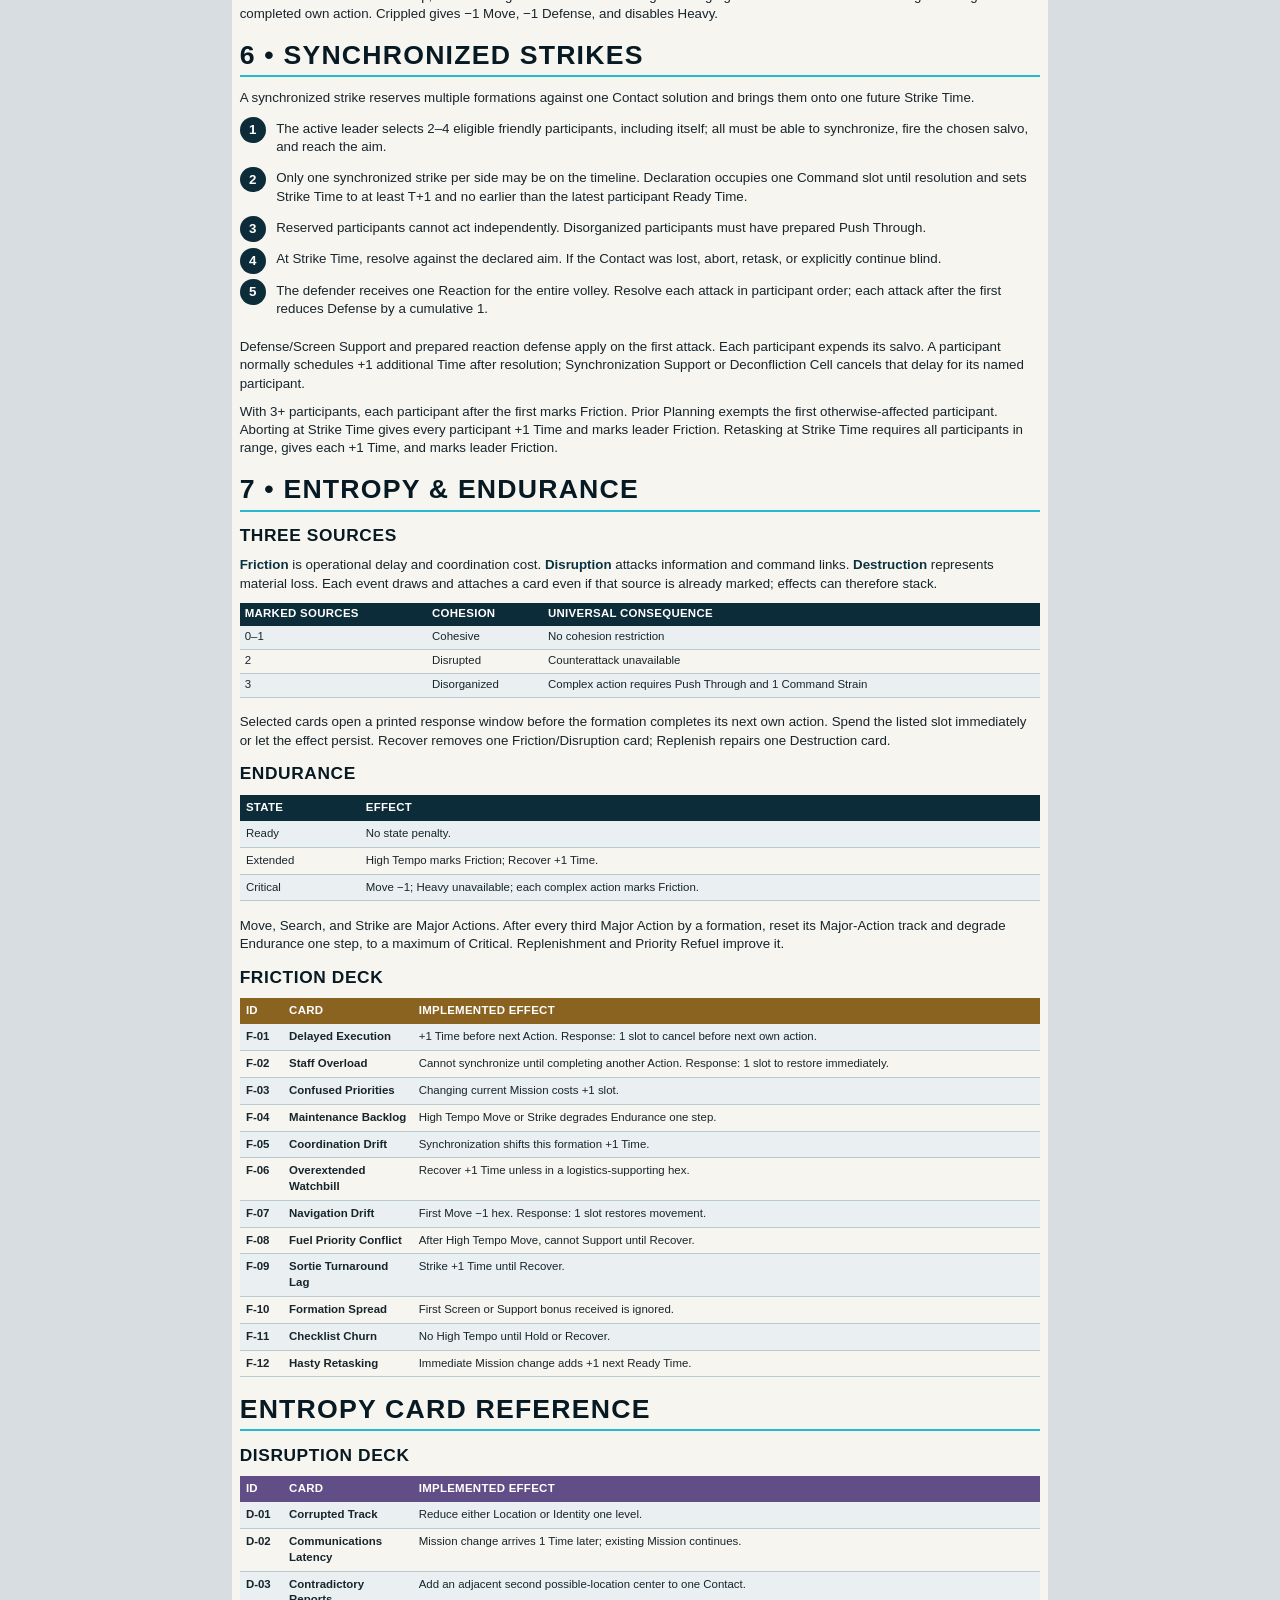
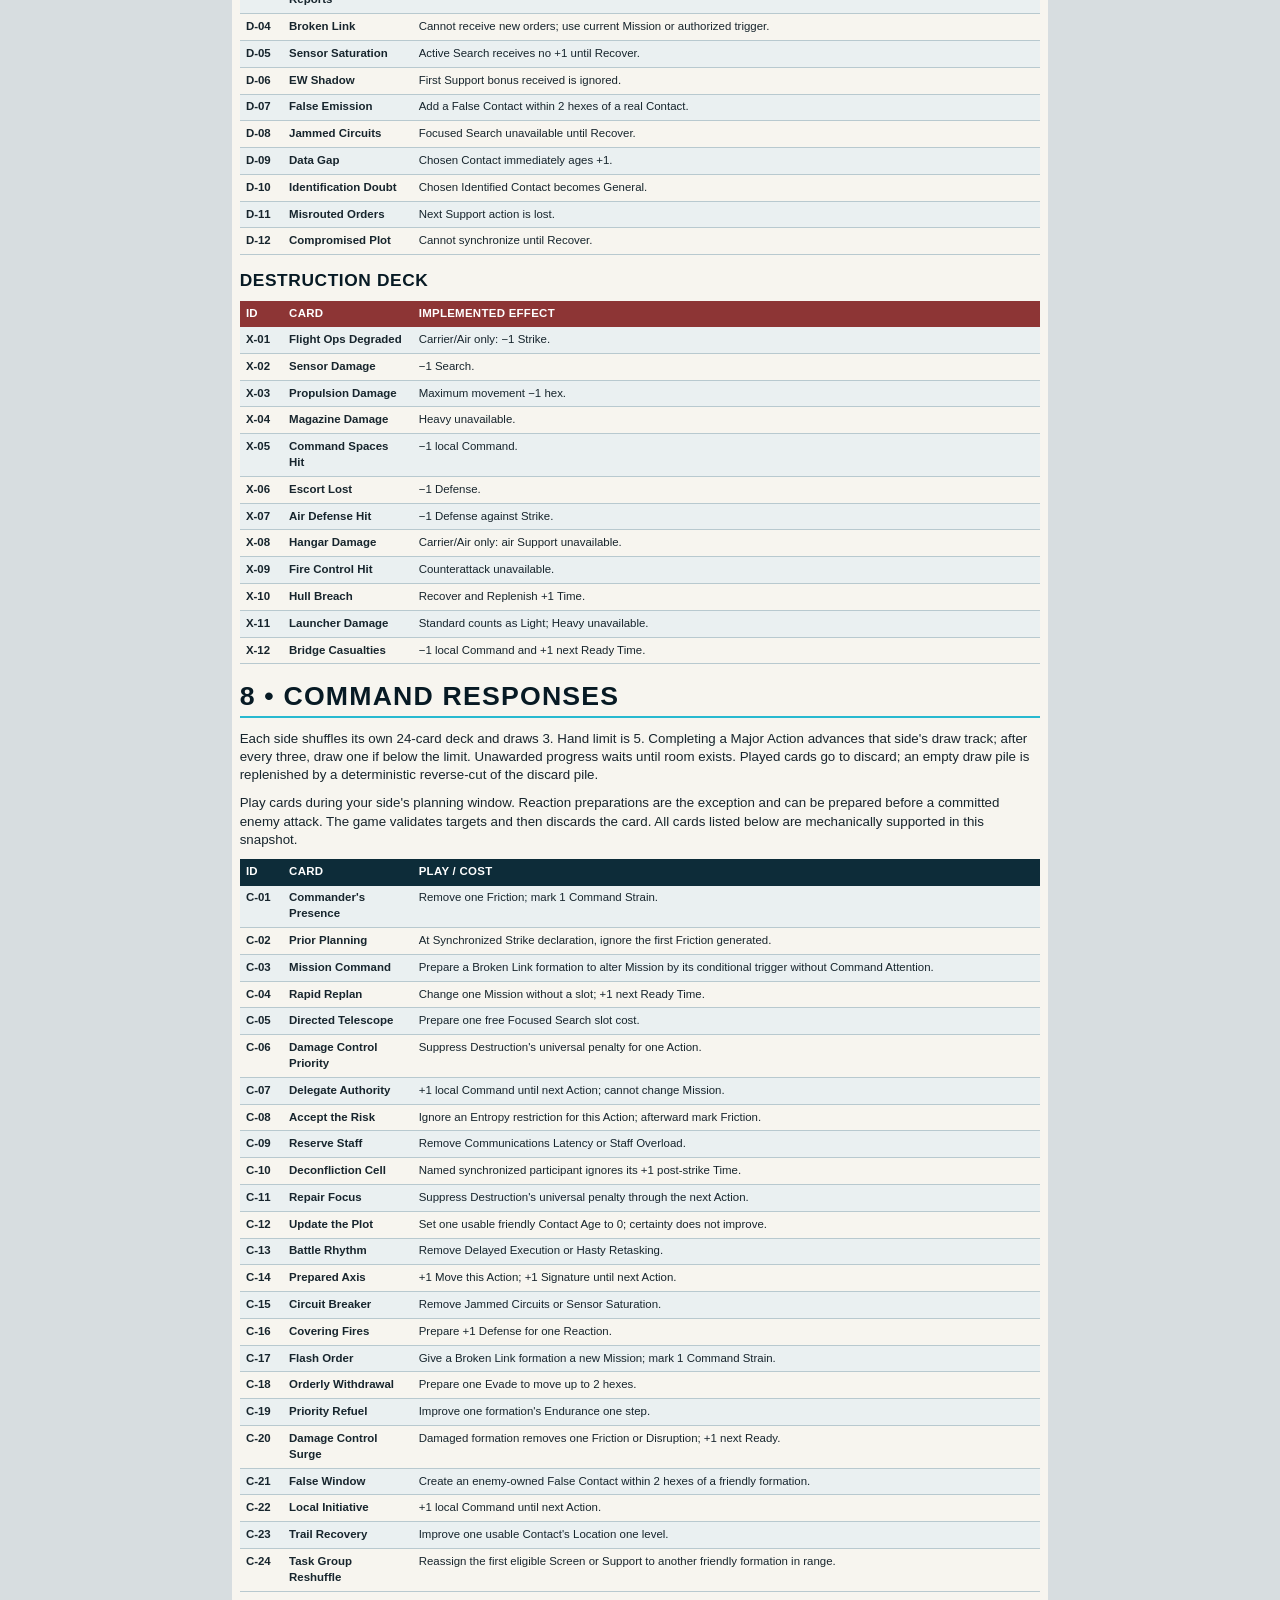
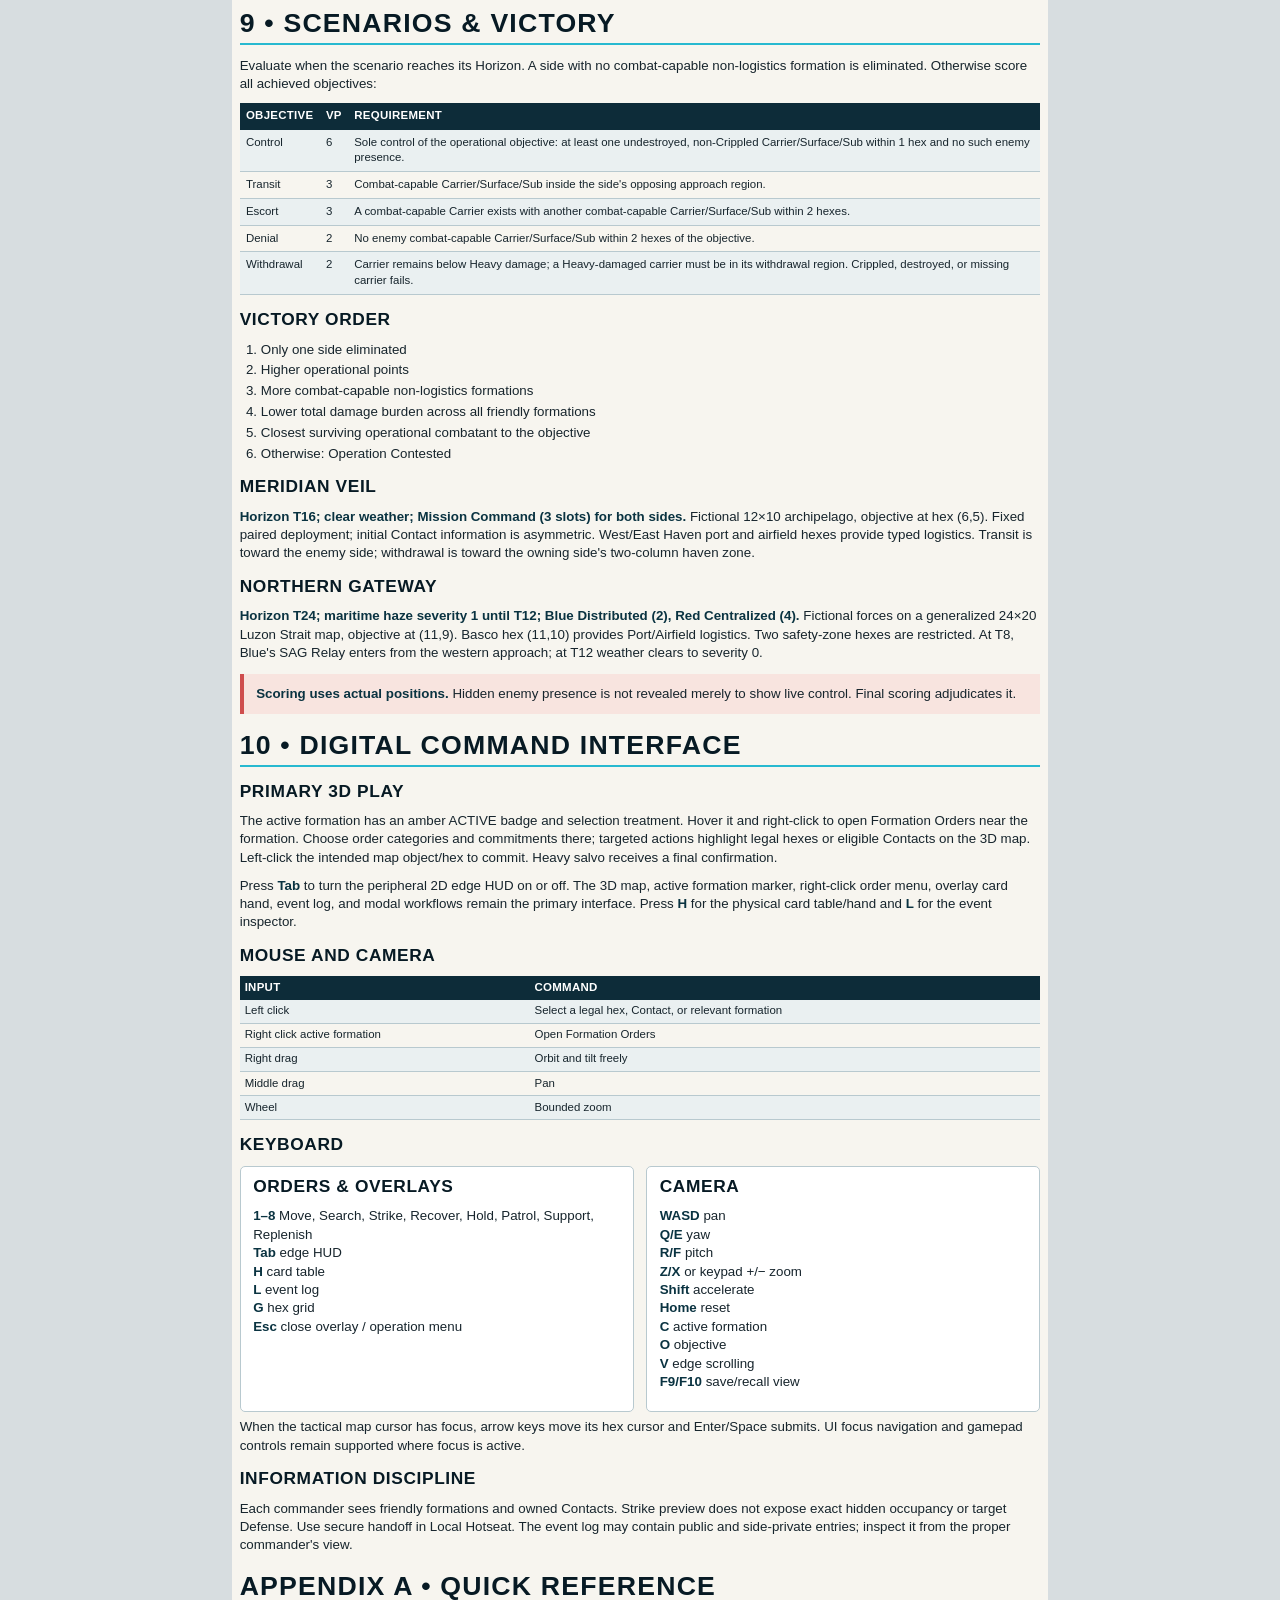
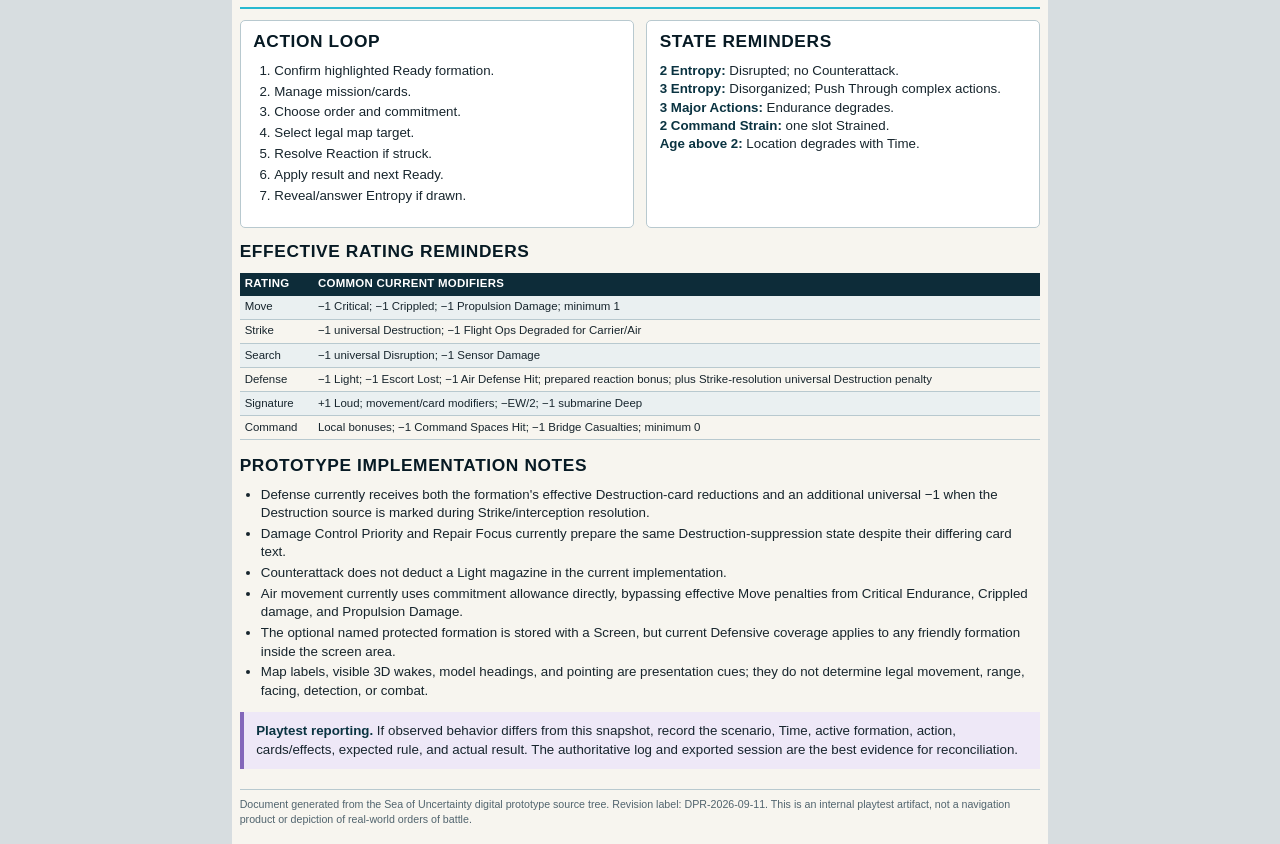
<file: rules/SeaOfUncertainty/Sea_of_Uncertainty_Digital_Prototype_Rules_2026-09-11.html>
<!doctype html>
<html lang="en">
<head>
<meta charset="utf-8">
<meta name="viewport" content="width=device-width, initial-scale=1">
<title>Sea of Uncertainty — Digital Prototype Rules — 11 September 2026</title>
<style>
  :root { --navy:#071a24; --navy2:#0d2c39; --cyan:#28b9d0; --amber:#f3ad22; --red:#cf4d4d; --violet:#8367ba; --ink:#17252d; --muted:#51646e; --paper:#f7f5ef; --line:#b8c9cf; }
  * { box-sizing:border-box; }
  @page { size: Letter; margin: .58in .58in .62in; @bottom-right { content:"SEA OF UNCERTAINTY  •  " counter(page); color:#65757d; font:8pt Arial,sans-serif; } }
  html { background:#d7dde0; }
  body { margin:0 auto; max-width:8.5in; color:var(--ink); background:var(--paper); font:10pt/1.38 Arial,Helvetica,sans-serif; }
  main { padding:.08in; }
  h1,h2,h3,h4 { font-family:"Arial Narrow",Arial,sans-serif; margin:0 0 .12in; line-height:1.08; color:var(--navy); break-after:avoid; }
  h1 { font-size:35pt; letter-spacing:.035em; text-transform:uppercase; }
  h2 { margin-top:.18in; padding-bottom:.06in; border-bottom:2px solid var(--cyan); font-size:20pt; letter-spacing:.045em; text-transform:uppercase; }
  h3 { margin-top:.15in; font-size:13pt; letter-spacing:.035em; text-transform:uppercase; }
  h4 { margin-top:.1in; font-size:10pt; text-transform:uppercase; }
  p { margin:.06in 0 .1in; }
  ul,ol { margin:.06in 0 .12in; padding-left:.22in; }
  li { margin:.025in 0; }
  strong { color:#0a3341; }
  table { width:100%; border-collapse:collapse; margin:.08in 0 .16in; font-size:8.6pt; break-inside:avoid; }
  th { padding:.055in .065in; color:white; background:var(--navy2); text-align:left; text-transform:uppercase; letter-spacing:.025em; }
  td { padding:.052in .065in; border-bottom:1px solid var(--line); vertical-align:top; }
  tr:nth-child(even) td { background:#eaf0f1; }
  .cover { height:9.65in; padding:.62in; color:white; background:linear-gradient(155deg,#06141d 0%,#0b3342 62%,#0b1f29 100%); position:relative; overflow:hidden; break-after:page; }
  .cover:before { content:""; position:absolute; inset:0; opacity:.22; background:repeating-linear-gradient(30deg,transparent 0 44px,#39c1d6 45px 46px,transparent 47px 88px),repeating-linear-gradient(150deg,transparent 0 44px,#39c1d6 45px 46px,transparent 47px 88px); }
  .cover-content { position:relative; z-index:1; margin-top:1.55in; }
  .cover h1 { color:white; font-size:43pt; max-width:6.3in; }
  .eyebrow { display:inline-block; padding:.055in .1in; margin-bottom:.2in; color:#071a24; background:var(--amber); font-size:9pt; font-weight:bold; letter-spacing:.12em; text-transform:uppercase; }
  .subtitle { max-width:5.8in; color:#cce7ed; font-size:17pt; line-height:1.25; }
  .edition { position:absolute; z-index:1; bottom:.62in; left:.62in; right:.62in; padding-top:.14in; border-top:1px solid #68adba; display:flex; justify-content:space-between; color:#b8d5dc; font-size:9pt; letter-spacing:.06em; text-transform:uppercase; }
  .page { break-before:page; }
  .chapter { break-before:page; }
  .lede { color:#264753; font-size:12pt; line-height:1.42; }
  .callout { margin:.12in 0 .16in; padding:.11in .13in; border-left:4px solid var(--amber); background:#fff2d3; break-inside:avoid; }
  .cyan { border-color:var(--cyan); background:#e1f4f7; }
  .red { border-color:var(--red); background:#f8e4df; }
  .violet { border-color:var(--violet); background:#eee8f7; }
  .grid2 { display:grid; grid-template-columns:1fr 1fr; gap:.13in; }
  .card { padding:.11in .13in; border:1px solid var(--line); border-radius:5px; background:white; break-inside:avoid; }
  .card h3 { margin-top:0; }
  .steps { counter-reset:step; list-style:none; padding:0; }
  .steps li { counter-increment:step; position:relative; min-height:.3in; padding:.03in 0 .08in .38in; }
  .steps li:before { content:counter(step); position:absolute; left:0; top:0; width:.27in; height:.27in; border-radius:50%; color:white; background:var(--navy2); text-align:center; line-height:.27in; font-weight:bold; }
  .formula { padding:.08in .1in; margin:.08in 0; color:white; background:var(--navy2); font-weight:bold; letter-spacing:.015em; break-inside:avoid; }
  .tag { display:inline-block; padding:.015in .05in; color:white; background:var(--navy2); border-radius:3px; }
  .small { color:var(--muted); font-size:8.4pt; }
  .tight td,.tight th { padding:.038in .052in; }
  .cards td:first-child { width:.45in; font-weight:bold; white-space:nowrap; }
  .cards td:nth-child(2) { width:1.35in; font-weight:bold; }
  .friction th { background:#8a6320; } .disruption th { background:#624e87; } .destruction th { background:#8d3535; }
  .toc a { color:inherit; text-decoration:none; }
  .toc td:first-child { width:.38in; color:var(--cyan); font-weight:bold; }
  .footer-note { margin-top:.2in; padding-top:.08in; border-top:1px solid var(--line); color:var(--muted); font-size:8pt; }
  .no-break { break-inside:avoid; }
  @media print { html,body { background:white; } body { max-width:none; } main { padding:0; } a { color:inherit; text-decoration:none; } }
</style>
</head>
<body>
<section class="cover">
  <div class="cover-content">
    <span class="eyebrow">Current implemented rules</span>
    <h1>Sea of<br>Uncertainty</h1>
    <p class="subtitle">Digital Prototype Rules &amp; Commander's Reference</p>
  </div>
  <div class="edition"><span>Prototype snapshot • 11 September 2026</span><span>20 NM hex • 2-hour Ready Time</span></div>
</section>

<main>
<section>
  <h2>Authority &amp; scope</h2>
  <p class="lede">This book records the rules enforced by the current digital prototype. When this PDF differs from the archived v0.6 books or design notes, the running simulation is authoritative for playtesting.</p>
  <div class="callout"><strong>Snapshot, not a promise.</strong> Numbers and procedures here are balance candidates. The document describes the build as inspected on 11 September 2026; later code changes can supersede it.</div>
  <h3>What is rules-bearing</h3>
  <p>Formation state, the authoritative hex grid, Contacts, Ready Time, card effects, scenario data, and action resolution are rules. Models, wakes, shadows, coast meshes, animated water, labels, camera perspective, and other 3D presentation are not. Use highlighted legal hexes and the action previews when presentation and perspective appear ambiguous.</p>
  <h3>Current playable frame</h3>
  <ul>
    <li><strong>Solo vs AI:</strong> the player commands Blue; deterministic OPFOR commands Red using Red-owned information and the same action methods.</li>
    <li><strong>Local Hotseat:</strong> two commanders share one device with secure handoffs.</li>
    <li><strong>Online preview:</strong> networking infrastructure is experimental; public playable command routing remains gated. It is not a rules-complete play mode.</li>
  </ul>
  <p class="small">Source audit: Core simulation, live field manual, scenario catalog, action UI, and regression-tested behavior. The old HTML/PDF books remain an archive.</p>
</section>

<section class="chapter toc">
  <h2>Contents</h2>
  <table>
    <tr><td>1</td><td><a href="#concepts">Core concepts</a></td><td>Scale, formations, ratings, sequence</td></tr>
    <tr><td>2</td><td><a href="#command">Command &amp; missions</a></td><td>Slots, strain, standing missions, Push Through</td></tr>
    <tr><td>3</td><td><a href="#actions">Actions &amp; movement</a></td><td>Timing, terrain, patrol, support, logistics</td></tr>
    <tr><td>4</td><td><a href="#information">Information warfare</a></td><td>Contacts, uncertainty, Search</td></tr>
    <tr><td>5</td><td><a href="#combat">Strike &amp; reaction</a></td><td>Salvos, defense, damage</td></tr>
    <tr><td>6</td><td><a href="#synchronization">Synchronized Strikes</a></td><td>Reservation, resolution, abort/retask</td></tr>
    <tr><td>7</td><td><a href="#entropy">Entropy &amp; endurance</a></td><td>Cohesion, recovery, card decks</td></tr>
    <tr><td>8</td><td><a href="#responses">Command Responses</a></td><td>Hand cycle and all 24 cards</td></tr>
    <tr><td>9</td><td><a href="#victory">Scenarios &amp; victory</a></td><td>Objectives, tie-breakers, setups</td></tr>
    <tr><td>10</td><td><a href="#interface">Digital command interface</a></td><td>3D interactions and controls</td></tr>
    <tr><td>A</td><td><a href="#reference">Quick reference</a></td><td>Ranges, tables, timing</td></tr>
  </table>
</section>

<section class="chapter" id="concepts">
  <h2>1 • Core concepts</h2>
  <p class="lede">You do not take a side-wide turn. Individual formations become Ready, act, and schedule their next opportunity. The contest is to convert incomplete information into better-timed action than the opponent.</p>
  <h3>Scale and map</h3>
  <p>Adjacent hex centers are <strong>20 nautical miles</strong> apart. One Ready-Time point is <strong>two hours</strong>. Hex coordinates, terrain, restricted regions, objective regions, facilities, and formation positions are authoritative even when the 3D scene visually spans or overlaps their boundaries.</p>
  <h3>Formation types</h3>
  <table class="tight"><tr><th>Type</th><th>Role in the prototype</th><th>Special rules</th></tr>
    <tr><td>Carrier Group (CV)</td><td>Long-range strike, sensors, headquarters</td><td>May conduct HQ Recovery; air-related Destruction can apply</td></tr>
    <tr><td>Surface Group (SG)</td><td>Escort, control, defense, ASW</td><td>Operational combatant for objectives</td></tr>
    <tr><td>Submarine (SS)</td><td>Low-signature search and strike</td><td>Cautious Move sets Deep; other Move and non-Passive Search set Shallow</td></tr>
    <tr><td>Air Group (AG)</td><td>Fast movement and extended sensor/strike reach</td><td>Weather delays complex actions; replenishes at an airfield</td></tr>
    <tr><td>Logistics Group (LG)</td><td>Mobile logistics access and limited self-defense</td><td>Does not establish objective control or count as an operational combatant</td></tr>
  </table>
  <h3>Ratings</h3>
  <p><strong>Move, Search, Strike, Defense, Signature, Command, ASW, EW, and Cyber</strong> are printed data. Current effects produce effective ratings. Lower Signature is generally harder to find because a target's effective Signature is added to the searcher's detection total.</p>
  <h3>Ready sequence</h3>
  <ol class="steps">
    <li>Find the lowest Ready Time among undestroyed, unreserved formations.</li>
    <li>If formations of both sides tie, priority passes away from the side that acted most recently.</li>
    <li>Break remaining ties by fewer marked Entropy sources, then higher effective Command, then stable formation ID.</li>
    <li>Highlight that formation. Only it may take an action, though the active side may manage eligible missions/cards and the defender may react to a Strike.</li>
    <li>After resolution, set the acting formation's next Ready Time and repeat. Advance the clock to the next formation or scheduled event.</li>
  </ol>
  <div class="callout cyan"><strong>No pass action.</strong> Use <strong>Hold</strong> to spend 1 Time, remain in place, go quiet, and clear Checklist Churn if attached.</div>
</section>

<section class="chapter" id="command">
  <h2>2 • Command &amp; missions</h2>
  <h3>Command Attention slots</h3>
  <p>Each side has a pool set by command architecture. A free slot can be occupied by an immediate retask, a mission change, Focused Search, printed entropy response, or Synchronized Strike. The interface shows Free, Occupied, and Strained slots.</p>
  <table><tr><th>Architecture</th><th>Slots</th><th>Current scenarios</th></tr><tr><td>Centralized</td><td>4</td><td>Northern Gateway — Red</td></tr><tr><td>Mission Command</td><td>3</td><td>Meridian Veil — both sides</td></tr><tr><td>Distributed</td><td>2</td><td>Northern Gateway — Blue</td></tr></table>
  <p><strong>Command Strain</strong> runs from 0–6. Every two Strain marks one slot Strained (maximum three), making it unavailable. A Carrier Group with logistics access can spend a Recover action as <strong>HQ Recovery</strong> to remove up to 2 Strain.</p>
  <h3>Standing missions</h3>
  <p>Every formation has a Mission task, objective, posture, and trigger. An action matching the current task needs no immediate Command Attention. Otherwise, a normal out-of-Mission action occupies one slot until that action resolves.</p>
  <p>Changing a Standing Mission normally occupies one slot until the formation's next action. <strong>Confused Priorities</strong> adds another slot. <strong>Communications Latency</strong> delays delivery by 1 Time; the old mission continues and occupied slots release on delivery.</p>
  <table class="tight"><tr><th>Trigger</th><th>Automatic task when condition is true</th></tr>
    <tr><td>Contact Located</td><td>Strike when the side owns any usable Contact</td></tr>
    <tr><td>Entropy Marked</td><td>Recover when that formation has Friction or Disruption</td></tr>
    <tr><td>Logistics Required</td><td>Replenish when the formation needs service and has logistics access</td></tr>
    <tr><td>Objective Reached</td><td>Patrol when the formation occupies the operational objective</td></tr>
    <tr><td>On Ready</td><td>No conditional task change</td></tr>
  </table>
  <h3>Broken links and disorganization</h3>
  <p><strong>Broken Link</strong> permits only the current Mission or an authorized trigger. Mission Command and Flash Order response cards provide exceptions. A formation with all three Entropy sources is <strong>Disorganized</strong> and must first <strong>Push Through</strong> to attempt one complex action. Push Through marks 1 Command Strain and is consumed by authorization.</p>
</section>

<section class="chapter" id="actions">
  <h2>3 • Actions &amp; movement</h2>
  <h3>Base action time</h3>
  <table class="tight"><tr><th>Action</th><th>Base Time</th><th>Class</th></tr>
    <tr><td>Move, Search, Strike</td><td>2</td><td>Complex and Major</td></tr>
    <tr><td>Patrol/Screen, Support</td><td>1</td><td>Complex</td></tr>
    <tr><td>Recover</td><td>2</td><td>Neither</td></tr>
    <tr><td>Replenish</td><td>3</td><td>Neither</td></tr>
    <tr><td>Hold</td><td>1</td><td>Neither</td></tr>
  </table>
  <p>Apply terrain, weather, endurance, and attached-card delays. An Air Group's complex action adds current weather severity. Friction adds +1 Time to complex actions unless Accept the Risk is prepared. Extended Recover adds +1 Time.</p>
  <h3>Move</h3>
  <table><tr><th>Commitment</th><th>Naval / carrier</th><th>Logistics</th><th>Air</th><th>Signature / Entropy</th></tr>
    <tr><td>Cautious</td><td>1 hex / 20 nm</td><td>1 / 20 nm</td><td>4 / 80 nm</td><td>Signature −1 after action; submarine Deep</td></tr>
    <tr><td>Normal</td><td>2 / 40 nm</td><td>1 / 20 nm</td><td>6 / 120 nm</td><td>Submarine Shallow</td></tr>
    <tr><td>High Tempo</td><td>3 / 60 nm</td><td>2 / 40 nm</td><td>8 / 160 nm</td><td>Marks Friction and becomes Loud; submarine Shallow</td></tr>
  </table>
  <p>Non-air allowance cannot exceed effective Move; Air uses its printed mode allowance. Bonuses and Navigation Drift then modify allowance, minimum 1. Legal routes remain inside the area, cannot cross restricted areas, and cannot cross Land. A naval formation may end on Land only at a Port or Anchorage. Entering an intervening Strait ends further pathfinding; a Strait can be the destination. Any Littoral hex after the starting hex adds +1 Time. One friendly formation may end in a hex; opposing formations may coexist without automatic revelation.</p>
  <p>Under weather severity above zero, a non-air High Tempo Move adds +1 Time. Movement increases enemy tracking uncertainty for Contacts on that formation. In this snapshot, Air movement allowance bypasses effective Move penalties; weather still delays its complex actions.</p>
  <h3>Patrol / Screen</h3>
  <p>Choose a center in the formation's hex or an adjacent hex, a Defensive/Balanced/Aggressive posture, and optionally a friendly protected formation inside the radius-1 area. A <strong>Defensive</strong> screen grants +1 Defense to friendly formations in its area on eligible Strikes; this bonus is not consumed. Any posture can intercept the first enemy moving into its area. Aggressive posture gives that interception +1 Strike and makes the screener Loud. Patrol persists until its owner performs a non-Patrol action; interception availability refreshes when Patrol is established again.</p>
  <h3>Support</h3>
  <p>Choose another friendly formation within 2 hexes and one type: <strong>Strike, Search, Defense, ASW Search, or Synchronization</strong>. A valid assignment grants +1 when consumed. Only one supporter may provide the same type to the same recipient; moving out of range clears the assignment. A supporter's next non-Support action clears its assignment. Formation Spread or EW Shadow can cancel the recipient's first applicable bonus.</p>
  <h3>Recover, Hold, and Replenish</h3>
  <p><strong>Recover</strong> discards one selected attached Friction or Disruption card. The source remains marked if another matching card remains. Destruction cannot be removed this way. Recover also clears Support blocked by Fuel Priority Conflict.</p>
  <p><strong>Replenish</strong> requires service need plus access: Air Groups at an airfield inside a scenario logistics region; others at a Port/Anchorage there. Any formation may instead use a friendly, combat-capable Logistics Group within 1 hex. Service improves Endurance one step, reloads every magazine, improves Damage one step, resets the three-Major-Action track, repairs one selected Destruction card, and clears Loud. It takes 3 Time, +1 with Hull Breach. The formation cannot react while service is underway.</p>
</section>

<section class="chapter" id="information">
  <h2>4 • Information warfare</h2>
  <h3>Contacts and uncertainty</h3>
  <p>Contacts belong to one side. They record a target reference (or a False Contact), last known hex, Location quality, Identity quality, Age, domain when known, movement uncertainty, and possibly a contradictory second position.</p>
  <table class="tight"><tr><th>Attribute</th><th>Levels</th><th>Effect</th></tr>
    <tr><td>Location</td><td>Low / Medium / High</td><td>Base uncertainty radius 2 / 1 / 0; Strike modifier −2 / −1 / 0</td></tr>
    <tr><td>Identity</td><td>Unknown / General / Identified</td><td>Identified grants +1 Strike; General or better reveals domain</td></tr>
    <tr><td>Age</td><td>0 and upward</td><td>Add up to 2 uncertainty rings; optional Age-2 targeting rule gives −1 at Age 2+</td></tr>
  </table>
  <div class="formula">UNCERTAINTY RADIUS = LOCATION RADIUS + min(2, max(Age, movement uncertainty))</div>
  <p>A contradictory report adds a second possible center. Each possible center projects the full radius, clipped to the operational area. A Strike chooses a single aim hex in this possible area; the game tests hidden occupancy only after commitment.</p>
  <p>When Time advances, every usable Contact ages by the elapsed amount. Beginning after Age 2, each further point degrades Location by one level; degrading a Low Location Contact makes it Lost. A successful Search resets Age and movement uncertainty to 0, clears contradiction/false status for the detected real target, and restores the reported position.</p>
  <h3>Search declaration</h3>
  <ol class="steps">
    <li>Choose Passive, Active, or Focused Search and Location or Identity priority.</li>
    <li>Choose a center in sensor range. The center and all adjacent hexes are searched (radius 1).</li>
    <li>Authorize the action. Focused also immediately occupies one slot unless Directed Telescope prepared it free.</li>
    <li>Resolve one d6 check against every enemy formation actually in the searched area and range. Resolve eligible False Contacts privately.</li>
    <li>On success, create a Low/Unknown Contact or improve the priority attribute one level; if already maximum, improve the other attribute.</li>
  </ol>
  <div class="formula">SEARCH VALUE = effective Search + mode + ASW/support + spectrum + target effective Signature − range</div>
  <p>Mode modifier: Passive +0, Active +1, Focused +2, then subtract current weather severity. Against a submarine, ASW modifier is <strong>ASW − 2 + the better of Search or ASW Support</strong>. Otherwise add Search Support. Spectrum modifier is max(0, Cyber ÷ 2) − max(0, target EW). Active Search makes the searcher Loud. A submarine using Active or Focused Search becomes Shallow.</p>
  <table class="tight"><tr><th>Final Search Value</th><th>Success on d6</th></tr><tr><td>0 or less</td><td>5+</td></tr><tr><td>1–2</td><td>3+</td></tr><tr><td>3–4</td><td>2+</td></tr><tr><td>5+</td><td>1+ (automatic on a d6)</td></tr></table>
  <h3>Scenario sensor range</h3>
  <table class="tight"><tr><th>Formation</th><th>Passive</th><th>Active</th><th>Focused</th></tr>
    <tr><td>Carrier</td><td>8 / 160 nm</td><td>10 / 200</td><td>12 / 240</td></tr><tr><td>Surface</td><td>7 / 140</td><td>9 / 180</td><td>11 / 220</td></tr><tr><td>Submarine</td><td>6 / 120</td><td>8 / 160</td><td>10 / 200</td></tr><tr><td>Air</td><td>10 / 200</td><td>12 / 240</td><td>14 / 280</td></tr><tr><td>Logistics</td><td>4 / 80</td><td>6 / 120</td><td>8 / 160</td></tr>
  </table>
</section>

<section class="chapter" id="combat">
  <h2>5 • Strike &amp; reaction</h2>
  <h3>Declare a Strike</h3>
  <ol class="steps">
    <li>Choose one of your usable Contacts and one possible aim hex.</li>
    <li>Choose an available Light, Standard, or Heavy salvo in range. Standard/Heavy versus a subsurface Contact requires Identified identity.</li>
    <li>Commit the action. An empty, stale, or false aim expends the salvo and reports “no confirmed effect” without revealing why.</li>
    <li>If a target is present, its controller chooses one legal Reaction before the roll.</li>
    <li>Calculate Attack and Defense, find a combat band, roll one d6, and apply damage.</li>
  </ol>
  <div class="formula">ATTACK = effective Strike + salvo + Strike Support + Contact targeting</div>
  <div class="formula">DEFENSE = effective Defense + Reaction + Defense Support + Screen + layered missile defense − Destruction source penalty</div>
  <table class="tight"><tr><th>Salvo</th><th>Attack</th><th>Carrier range</th><th>Surface</th><th>Sub</th><th>Air</th><th>Logistics</th></tr>
    <tr><td>Light</td><td>+0</td><td>4</td><td>3</td><td>3</td><td>6</td><td>1</td></tr><tr><td>Standard</td><td>+1</td><td>8</td><td>6</td><td>5</td><td>10</td><td>1</td></tr><tr><td>Heavy</td><td>+2</td><td>12</td><td>9</td><td>7</td><td>14</td><td>1</td></tr>
  </table>
  <p>One round equals 20 nm. Each formation begins with finite magazines: Carrier/Surface 4 Light, 3 Standard, 1 Heavy; Submarine 3/2/1; Air 4/2/1; Logistics 1/0/0. Heavy is also blocked by Critical Endurance, Crippled damage, Magazine Damage, Launcher Damage, or legacy expended state.</p>
  <h3>Layered missile defense</h3>
  <p>Defense layers add by salvo. Carrier and Surface use Outer 1 / Area 1 / Point 1; Air uses 0/1/1; Logistics 0/0/1; Submarine 0/0/0. Light receives all layers, Standard Area + Point, Heavy Point only. A target with positive EW gains another +1.</p>
  <h3>Reactions</h3>
  <table><tr><th>Reaction</th><th>Effect</th></tr>
    <tr><td>Defend</td><td>+1 Defense.</td></tr><tr><td>Evade</td><td>+1 Defense; after combat move to a legal hex farther from the attacker, normally 1 hex. Orderly Withdrawal permits 2.</td></tr><tr><td>Counterattack</td><td>After surviving, make one Light return attack using a usable Contact. No weapon is expended for this reaction in the current implementation.</td></tr><tr><td>Hold</td><td>No modifier and remain in place.</td></tr>
  </table>
  <p>A reaction does not change Ready Time. A formation reacts once, then refreshes after completing its own action. Replenishing formations cannot react. Crippled formations may only Defend or Hold. Counterattack also requires fewer than two marked Entropy sources, no Fire Control Hit, a usable return Contact, and Light range.</p>
  <h3>Combat bands and damage</h3>
  <table class="tight"><tr><th>Attack − Defense</th><th>Band</th><th>1</th><th>2–5</th><th>6</th></tr>
    <tr><td>−2 or less</td><td>Poor</td><td>None</td><td>None</td><td>Light</td></tr><tr><td>−1 to +1</td><td>Even</td><td>None</td><td>Light</td><td>Heavy</td></tr><tr><td>+2 to +3</td><td>Favorable</td><td>Light</td><td>Heavy</td><td>Crippled</td></tr><tr><td>+4 or more</td><td>Dominant</td><td>Heavy</td><td>Crippled</td><td>Destroyed</td></tr>
  </table>
  <p>Damage states are None, Light, Heavy, Crippled, Destroyed. Higher incoming damage replaces lower. Incoming damage equal to the current state escalates one step; lower damage does not worsen it. Light damage gives −1 effective Defense through the target's next completed own action. Crippled gives −1 Move, −1 Defense, and disables Heavy.</p>
</section>

<section class="chapter" id="synchronization">
  <h2>6 • Synchronized Strikes</h2>
  <p>A synchronized strike reserves multiple formations against one Contact solution and brings them onto one future Strike Time.</p>
  <ol class="steps">
    <li>The active leader selects 2–4 eligible friendly participants, including itself; all must be able to synchronize, fire the chosen salvo, and reach the aim.</li>
    <li>Only one synchronized strike per side may be on the timeline. Declaration occupies one Command slot until resolution and sets Strike Time to at least T+1 and no earlier than the latest participant Ready Time.</li>
    <li>Reserved participants cannot act independently. Disorganized participants must have prepared Push Through.</li>
    <li>At Strike Time, resolve against the declared aim. If the Contact was lost, abort, retask, or explicitly continue blind.</li>
    <li>The defender receives one Reaction for the entire volley. Resolve each attack in participant order; each attack after the first reduces Defense by a cumulative 1.</li>
  </ol>
  <p>Defense/Screen Support and prepared reaction defense apply on the first attack. Each participant expends its salvo. A participant normally schedules +1 additional Time after resolution; Synchronization Support or Deconfliction Cell cancels that delay for its named participant.</p>
  <p>With 3+ participants, each participant after the first marks Friction. Prior Planning exempts the first otherwise-affected participant. Aborting at Strike Time gives every participant +1 Time and marks leader Friction. Retasking at Strike Time requires all participants in range, gives each +1 Time, and marks leader Friction.</p>
</section>

<section class="chapter" id="entropy">
  <h2>7 • Entropy &amp; endurance</h2>
  <h3>Three sources</h3>
  <p><strong>Friction</strong> is operational delay and coordination cost. <strong>Disruption</strong> attacks information and command links. <strong>Destruction</strong> represents material loss. Each event draws and attaches a card even if that source is already marked; effects can therefore stack.</p>
  <table class="tight"><tr><th>Marked sources</th><th>Cohesion</th><th>Universal consequence</th></tr><tr><td>0–1</td><td>Cohesive</td><td>No cohesion restriction</td></tr><tr><td>2</td><td>Disrupted</td><td>Counterattack unavailable</td></tr><tr><td>3</td><td>Disorganized</td><td>Complex action requires Push Through and 1 Command Strain</td></tr></table>
  <p>Selected cards open a printed response window before the formation completes its next own action. Spend the listed slot immediately or let the effect persist. Recover removes one Friction/Disruption card; Replenish repairs one Destruction card.</p>
  <h3>Endurance</h3>
  <table><tr><th>State</th><th>Effect</th></tr><tr><td>Ready</td><td>No state penalty.</td></tr><tr><td>Extended</td><td>High Tempo marks Friction; Recover +1 Time.</td></tr><tr><td>Critical</td><td>Move −1; Heavy unavailable; each complex action marks Friction.</td></tr></table>
  <p>Move, Search, and Strike are Major Actions. After every third Major Action by a formation, reset its Major-Action track and degrade Endurance one step, to a maximum of Critical. Replenishment and Priority Refuel improve it.</p>

  <h3>Friction deck</h3>
  <table class="cards friction"><tr><th>ID</th><th>Card</th><th>Implemented effect</th></tr>
    <tr><td>F-01</td><td>Delayed Execution</td><td>+1 Time before next Action. Response: 1 slot to cancel before next own action.</td></tr><tr><td>F-02</td><td>Staff Overload</td><td>Cannot synchronize until completing another Action. Response: 1 slot to restore immediately.</td></tr><tr><td>F-03</td><td>Confused Priorities</td><td>Changing current Mission costs +1 slot.</td></tr><tr><td>F-04</td><td>Maintenance Backlog</td><td>High Tempo Move or Strike degrades Endurance one step.</td></tr><tr><td>F-05</td><td>Coordination Drift</td><td>Synchronization shifts this formation +1 Time.</td></tr><tr><td>F-06</td><td>Overextended Watchbill</td><td>Recover +1 Time unless in a logistics-supporting hex.</td></tr><tr><td>F-07</td><td>Navigation Drift</td><td>First Move −1 hex. Response: 1 slot restores movement.</td></tr><tr><td>F-08</td><td>Fuel Priority Conflict</td><td>After High Tempo Move, cannot Support until Recover.</td></tr><tr><td>F-09</td><td>Sortie Turnaround Lag</td><td>Strike +1 Time until Recover.</td></tr><tr><td>F-10</td><td>Formation Spread</td><td>First Screen or Support bonus received is ignored.</td></tr><tr><td>F-11</td><td>Checklist Churn</td><td>No High Tempo until Hold or Recover.</td></tr><tr><td>F-12</td><td>Hasty Retasking</td><td>Immediate Mission change adds +1 next Ready Time.</td></tr>
  </table>
</section>

<section class="chapter">
  <h2>Entropy card reference</h2>
  <h3>Disruption deck</h3>
  <table class="cards disruption"><tr><th>ID</th><th>Card</th><th>Implemented effect</th></tr>
    <tr><td>D-01</td><td>Corrupted Track</td><td>Reduce either Location or Identity one level.</td></tr><tr><td>D-02</td><td>Communications Latency</td><td>Mission change arrives 1 Time later; existing Mission continues.</td></tr><tr><td>D-03</td><td>Contradictory Reports</td><td>Add an adjacent second possible-location center to one Contact.</td></tr><tr><td>D-04</td><td>Broken Link</td><td>Cannot receive new orders; use current Mission or authorized trigger.</td></tr><tr><td>D-05</td><td>Sensor Saturation</td><td>Active Search receives no +1 until Recover.</td></tr><tr><td>D-06</td><td>EW Shadow</td><td>First Support bonus received is ignored.</td></tr><tr><td>D-07</td><td>False Emission</td><td>Add a False Contact within 2 hexes of a real Contact.</td></tr><tr><td>D-08</td><td>Jammed Circuits</td><td>Focused Search unavailable until Recover.</td></tr><tr><td>D-09</td><td>Data Gap</td><td>Chosen Contact immediately ages +1.</td></tr><tr><td>D-10</td><td>Identification Doubt</td><td>Chosen Identified Contact becomes General.</td></tr><tr><td>D-11</td><td>Misrouted Orders</td><td>Next Support action is lost.</td></tr><tr><td>D-12</td><td>Compromised Plot</td><td>Cannot synchronize until Recover.</td></tr>
  </table>
  <h3>Destruction deck</h3>
  <table class="cards destruction"><tr><th>ID</th><th>Card</th><th>Implemented effect</th></tr>
    <tr><td>X-01</td><td>Flight Ops Degraded</td><td>Carrier/Air only: −1 Strike.</td></tr><tr><td>X-02</td><td>Sensor Damage</td><td>−1 Search.</td></tr><tr><td>X-03</td><td>Propulsion Damage</td><td>Maximum movement −1 hex.</td></tr><tr><td>X-04</td><td>Magazine Damage</td><td>Heavy unavailable.</td></tr><tr><td>X-05</td><td>Command Spaces Hit</td><td>−1 local Command.</td></tr><tr><td>X-06</td><td>Escort Lost</td><td>−1 Defense.</td></tr><tr><td>X-07</td><td>Air Defense Hit</td><td>−1 Defense against Strike.</td></tr><tr><td>X-08</td><td>Hangar Damage</td><td>Carrier/Air only: air Support unavailable.</td></tr><tr><td>X-09</td><td>Fire Control Hit</td><td>Counterattack unavailable.</td></tr><tr><td>X-10</td><td>Hull Breach</td><td>Recover and Replenish +1 Time.</td></tr><tr><td>X-11</td><td>Launcher Damage</td><td>Standard counts as Light; Heavy unavailable.</td></tr><tr><td>X-12</td><td>Bridge Casualties</td><td>−1 local Command and +1 next Ready Time.</td></tr>
  </table>
</section>

<section class="chapter" id="responses">
  <h2>8 • Command Responses</h2>
  <p>Each side shuffles its own 24-card deck and draws 3. Hand limit is 5. Completing a Major Action advances that side's draw track; after every three, draw one if below the limit. Unawarded progress waits until room exists. Played cards go to discard; an empty draw pile is replenished by a deterministic reverse-cut of the discard pile.</p>
  <p>Play cards during your side's planning window. Reaction preparations are the exception and can be prepared before a committed enemy attack. The game validates targets and then discards the card. All cards listed below are mechanically supported in this snapshot.</p>
  <table class="cards"><tr><th>ID</th><th>Card</th><th>Play / cost</th></tr>
    <tr><td>C-01</td><td>Commander's Presence</td><td>Remove one Friction; mark 1 Command Strain.</td></tr><tr><td>C-02</td><td>Prior Planning</td><td>At Synchronized Strike declaration, ignore the first Friction generated.</td></tr><tr><td>C-03</td><td>Mission Command</td><td>Prepare a Broken Link formation to alter Mission by its conditional trigger without Command Attention.</td></tr><tr><td>C-04</td><td>Rapid Replan</td><td>Change one Mission without a slot; +1 next Ready Time.</td></tr><tr><td>C-05</td><td>Directed Telescope</td><td>Prepare one free Focused Search slot cost.</td></tr><tr><td>C-06</td><td>Damage Control Priority</td><td>Suppress Destruction's universal penalty for one Action.</td></tr><tr><td>C-07</td><td>Delegate Authority</td><td>+1 local Command until next Action; cannot change Mission.</td></tr><tr><td>C-08</td><td>Accept the Risk</td><td>Ignore an Entropy restriction for this Action; afterward mark Friction.</td></tr><tr><td>C-09</td><td>Reserve Staff</td><td>Remove Communications Latency or Staff Overload.</td></tr><tr><td>C-10</td><td>Deconfliction Cell</td><td>Named synchronized participant ignores its +1 post-strike Time.</td></tr><tr><td>C-11</td><td>Repair Focus</td><td>Suppress Destruction's universal penalty through the next Action.</td></tr><tr><td>C-12</td><td>Update the Plot</td><td>Set one usable friendly Contact Age to 0; certainty does not improve.</td></tr><tr><td>C-13</td><td>Battle Rhythm</td><td>Remove Delayed Execution or Hasty Retasking.</td></tr><tr><td>C-14</td><td>Prepared Axis</td><td>+1 Move this Action; +1 Signature until next Action.</td></tr><tr><td>C-15</td><td>Circuit Breaker</td><td>Remove Jammed Circuits or Sensor Saturation.</td></tr><tr><td>C-16</td><td>Covering Fires</td><td>Prepare +1 Defense for one Reaction.</td></tr><tr><td>C-17</td><td>Flash Order</td><td>Give a Broken Link formation a new Mission; mark 1 Command Strain.</td></tr><tr><td>C-18</td><td>Orderly Withdrawal</td><td>Prepare one Evade to move up to 2 hexes.</td></tr><tr><td>C-19</td><td>Priority Refuel</td><td>Improve one formation's Endurance one step.</td></tr><tr><td>C-20</td><td>Damage Control Surge</td><td>Damaged formation removes one Friction or Disruption; +1 next Ready.</td></tr><tr><td>C-21</td><td>False Window</td><td>Create an enemy-owned False Contact within 2 hexes of a friendly formation.</td></tr><tr><td>C-22</td><td>Local Initiative</td><td>+1 local Command until next Action.</td></tr><tr><td>C-23</td><td>Trail Recovery</td><td>Improve one usable Contact's Location one level.</td></tr><tr><td>C-24</td><td>Task Group Reshuffle</td><td>Reassign the first eligible Screen or Support to another friendly formation in range.</td></tr>
  </table>
</section>

<section class="chapter" id="victory">
  <h2>9 • Scenarios &amp; victory</h2>
  <p>Evaluate when the scenario reaches its Horizon. A side with no combat-capable non-logistics formation is eliminated. Otherwise score all achieved objectives:</p>
  <table><tr><th>Objective</th><th>VP</th><th>Requirement</th></tr>
    <tr><td>Control</td><td>6</td><td>Sole control of the operational objective: at least one undestroyed, non-Crippled Carrier/Surface/Sub within 1 hex and no such enemy presence.</td></tr><tr><td>Transit</td><td>3</td><td>Combat-capable Carrier/Surface/Sub inside the side's opposing approach region.</td></tr><tr><td>Escort</td><td>3</td><td>A combat-capable Carrier exists with another combat-capable Carrier/Surface/Sub within 2 hexes.</td></tr><tr><td>Denial</td><td>2</td><td>No enemy combat-capable Carrier/Surface/Sub within 2 hexes of the objective.</td></tr><tr><td>Withdrawal</td><td>2</td><td>Carrier remains below Heavy damage; a Heavy-damaged carrier must be in its withdrawal region. Crippled, destroyed, or missing carrier fails.</td></tr>
  </table>
  <h3>Victory order</h3>
  <ol><li>Only one side eliminated</li><li>Higher operational points</li><li>More combat-capable non-logistics formations</li><li>Lower total damage burden across all friendly formations</li><li>Closest surviving operational combatant to the objective</li><li>Otherwise: Operation Contested</li></ol>
  <h3>Meridian Veil</h3>
  <p><strong>Horizon T16; clear weather; Mission Command (3 slots) for both sides.</strong> Fictional 12×10 archipelago, objective at hex (6,5). Fixed paired deployment; initial Contact information is asymmetric. West/East Haven port and airfield hexes provide typed logistics. Transit is toward the enemy side; withdrawal is toward the owning side's two-column haven zone.</p>
  <h3>Northern Gateway</h3>
  <p><strong>Horizon T24; maritime haze severity 1 until T12; Blue Distributed (2), Red Centralized (4).</strong> Fictional forces on a generalized 24×20 Luzon Strait map, objective at (11,9). Basco hex (11,10) provides Port/Airfield logistics. Two safety-zone hexes are restricted. At T8, Blue's SAG Relay enters from the western approach; at T12 weather clears to severity 0.</p>
  <div class="callout red"><strong>Scoring uses actual positions.</strong> Hidden enemy presence is not revealed merely to show live control. Final scoring adjudicates it.</div>
</section>

<section class="chapter" id="interface">
  <h2>10 • Digital command interface</h2>
  <h3>Primary 3D play</h3>
  <p>The active formation has an amber ACTIVE badge and selection treatment. Hover it and right-click to open Formation Orders near the formation. Choose order categories and commitments there; targeted actions highlight legal hexes or eligible Contacts on the 3D map. Left-click the intended map object/hex to commit. Heavy salvo receives a final confirmation.</p>
  <p>Press <strong>Tab</strong> to turn the peripheral 2D edge HUD on or off. The 3D map, active formation marker, right-click order menu, overlay card hand, event log, and modal workflows remain the primary interface. Press <strong>H</strong> for the physical card table/hand and <strong>L</strong> for the event inspector.</p>
  <h3>Mouse and camera</h3>
  <table class="tight"><tr><th>Input</th><th>Command</th></tr><tr><td>Left click</td><td>Select a legal hex, Contact, or relevant formation</td></tr><tr><td>Right click active formation</td><td>Open Formation Orders</td></tr><tr><td>Right drag</td><td>Orbit and tilt freely</td></tr><tr><td>Middle drag</td><td>Pan</td></tr><tr><td>Wheel</td><td>Bounded zoom</td></tr></table>
  <h3>Keyboard</h3>
  <div class="grid2">
    <div class="card"><h3>Orders &amp; overlays</h3><p><strong>1–8</strong> Move, Search, Strike, Recover, Hold, Patrol, Support, Replenish<br><strong>Tab</strong> edge HUD<br><strong>H</strong> card table<br><strong>L</strong> event log<br><strong>G</strong> hex grid<br><strong>Esc</strong> close overlay / operation menu</p></div>
    <div class="card"><h3>Camera</h3><p><strong>WASD</strong> pan<br><strong>Q/E</strong> yaw<br><strong>R/F</strong> pitch<br><strong>Z/X</strong> or keypad +/− zoom<br><strong>Shift</strong> accelerate<br><strong>Home</strong> reset<br><strong>C</strong> active formation<br><strong>O</strong> objective<br><strong>V</strong> edge scrolling<br><strong>F9/F10</strong> save/recall view</p></div>
  </div>
  <p>When the tactical map cursor has focus, arrow keys move its hex cursor and Enter/Space submits. UI focus navigation and gamepad controls remain supported where focus is active.</p>
  <h3>Information discipline</h3>
  <p>Each commander sees friendly formations and owned Contacts. Strike preview does not expose exact hidden occupancy or target Defense. Use secure handoff in Local Hotseat. The event log may contain public and side-private entries; inspect it from the proper commander's view.</p>
</section>

<section class="chapter" id="reference">
  <h2>Appendix A • Quick reference</h2>
  <div class="grid2">
    <div class="card"><h3>Action loop</h3><ol><li>Confirm highlighted Ready formation.</li><li>Manage mission/cards.</li><li>Choose order and commitment.</li><li>Select legal map target.</li><li>Resolve Reaction if struck.</li><li>Apply result and next Ready.</li><li>Reveal/answer Entropy if drawn.</li></ol></div>
    <div class="card"><h3>State reminders</h3><p><strong>2 Entropy:</strong> Disrupted; no Counterattack.<br><strong>3 Entropy:</strong> Disorganized; Push Through complex actions.<br><strong>3 Major Actions:</strong> Endurance degrades.<br><strong>2 Command Strain:</strong> one slot Strained.<br><strong>Age above 2:</strong> Location degrades with Time.</p></div>
  </div>
  <h3>Effective rating reminders</h3>
  <table class="tight"><tr><th>Rating</th><th>Common current modifiers</th></tr><tr><td>Move</td><td>−1 Critical; −1 Crippled; −1 Propulsion Damage; minimum 1</td></tr><tr><td>Strike</td><td>−1 universal Destruction; −1 Flight Ops Degraded for Carrier/Air</td></tr><tr><td>Search</td><td>−1 universal Disruption; −1 Sensor Damage</td></tr><tr><td>Defense</td><td>−1 Light; −1 Escort Lost; −1 Air Defense Hit; prepared reaction bonus; plus Strike-resolution universal Destruction penalty</td></tr><tr><td>Signature</td><td>+1 Loud; movement/card modifiers; −EW/2; −1 submarine Deep</td></tr><tr><td>Command</td><td>Local bonuses; −1 Command Spaces Hit; −1 Bridge Casualties; minimum 0</td></tr></table>
  <h3>Prototype implementation notes</h3>
  <ul>
    <li>Defense currently receives both the formation's effective Destruction-card reductions and an additional universal −1 when the Destruction source is marked during Strike/interception resolution.</li>
    <li>Damage Control Priority and Repair Focus currently prepare the same Destruction-suppression state despite their differing card text.</li>
    <li>Counterattack does not deduct a Light magazine in the current implementation.</li>
    <li>Air movement currently uses commitment allowance directly, bypassing effective Move penalties from Critical Endurance, Crippled damage, and Propulsion Damage.</li>
    <li>The optional named protected formation is stored with a Screen, but current Defensive coverage applies to any friendly formation inside the screen area.</li>
    <li>Map labels, visible 3D wakes, model headings, and pointing are presentation cues; they do not determine legal movement, range, facing, detection, or combat.</li>
  </ul>
  <div class="callout violet"><strong>Playtest reporting.</strong> If observed behavior differs from this snapshot, record the scenario, Time, active formation, action, cards/effects, expected rule, and actual result. The authoritative log and exported session are the best evidence for reconciliation.</div>
  <p class="footer-note">Document generated from the Sea of Uncertainty digital prototype source tree. Revision label: DPR-2026-09-11. This is an internal playtest artifact, not a navigation product or depiction of real-world orders of battle.</p>
</section>
</main>
</body>
</html>
</file>
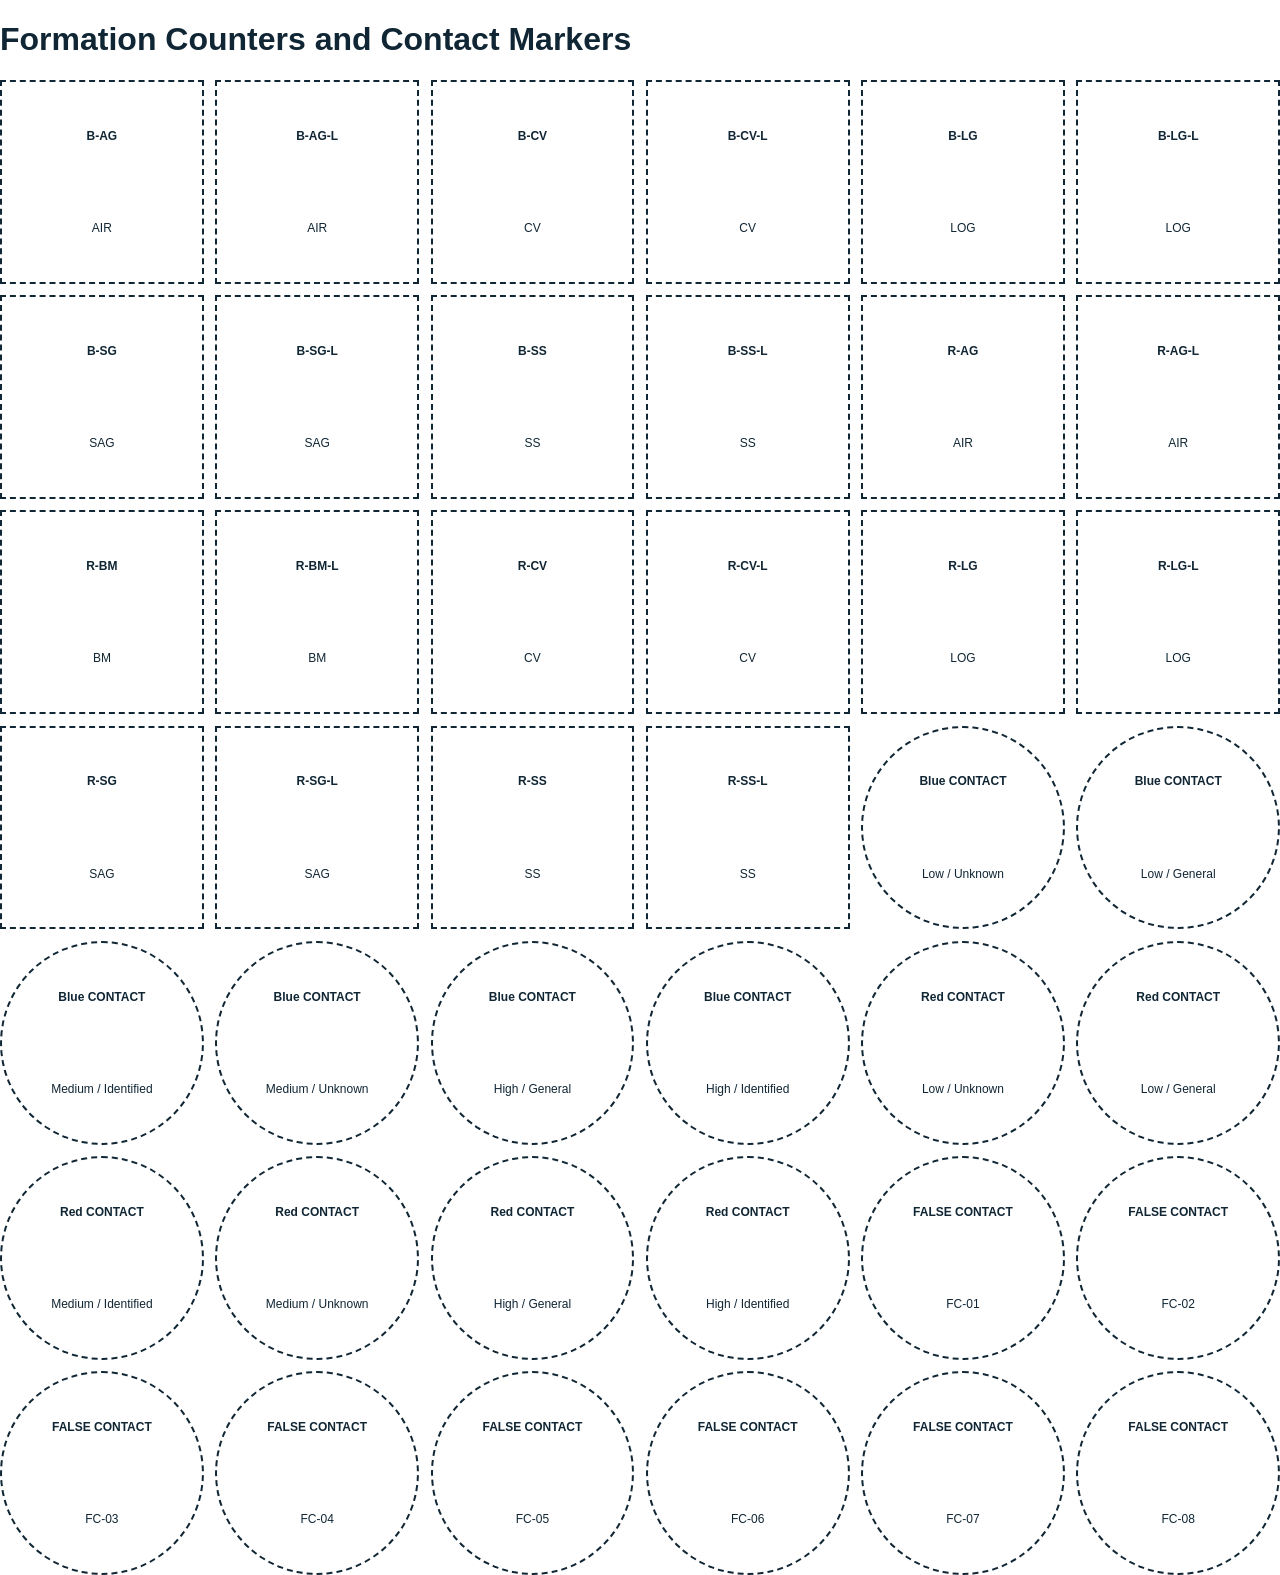
<file: SeaOfUncertainty/generated/print-and-play/counters-and-contacts.html>
<!doctype html><html><head><meta charset='utf-8'><title>Formation Counters and Contact Markers</title><style>@page{size:letter;margin:.35in}*{box-sizing:border-box}body{font-family:Arial,sans-serif;color:#102634;margin:0}h1{page-break-after:avoid}.card-sheet,.counter-sheet{display:grid;grid-template-columns:repeat(3,1fr);gap:.12in}.card{height:3.35in;border:2px solid #173d50;padding:.13in;break-inside:avoid;display:flex;flex-direction:column}.card header{font-weight:700;border-bottom:1px solid;padding-bottom:.08in}.card header small{float:right}.card footer{margin-top:auto;border-top:1px solid;padding-top:.08in;font-size:10pt}.blue{border-color:#176d9b}.red{border-color:#a43c35}.entropy{border-color:#8c5d20}.response{border-color:#436847}.counter-sheet{grid-template-columns:repeat(6,1fr)}.counter{aspect-ratio:1;border:2px dashed;padding:.08in;text-align:center;display:flex;flex-direction:column;justify-content:space-around;font-size:9pt}.contact{border-radius:50%}.track{break-inside:avoid;border:1px solid;margin:.15in 0;padding:.1in}.track div{display:flex;flex-wrap:wrap}.track span{min-width:.38in;min-height:.38in;border:1px solid;display:grid;place-items:center;padding:.03in}.scenario{break-after:page}table{border-collapse:collapse;width:100%}th,td{border:1px solid;padding:.06in;text-align:left}@media print{h1{margin-top:0}}</style></head><body><h1>Formation Counters and Contact Markers</h1><main class='counter-sheet'><div class='counter blue'><strong>B-AG</strong><span>AIR</span></div><div class='counter blue'><strong>B-AG-L</strong><span>AIR</span></div><div class='counter blue'><strong>B-CV</strong><span>CV</span></div><div class='counter blue'><strong>B-CV-L</strong><span>CV</span></div><div class='counter blue'><strong>B-LG</strong><span>LOG</span></div><div class='counter blue'><strong>B-LG-L</strong><span>LOG</span></div><div class='counter blue'><strong>B-SG</strong><span>SAG</span></div><div class='counter blue'><strong>B-SG-L</strong><span>SAG</span></div><div class='counter blue'><strong>B-SS</strong><span>SS</span></div><div class='counter blue'><strong>B-SS-L</strong><span>SS</span></div><div class='counter red'><strong>R-AG</strong><span>AIR</span></div><div class='counter red'><strong>R-AG-L</strong><span>AIR</span></div><div class='counter red'><strong>R-BM</strong><span>BM</span></div><div class='counter red'><strong>R-BM-L</strong><span>BM</span></div><div class='counter red'><strong>R-CV</strong><span>CV</span></div><div class='counter red'><strong>R-CV-L</strong><span>CV</span></div><div class='counter red'><strong>R-LG</strong><span>LOG</span></div><div class='counter red'><strong>R-LG-L</strong><span>LOG</span></div><div class='counter red'><strong>R-SG</strong><span>SAG</span></div><div class='counter red'><strong>R-SG-L</strong><span>SAG</span></div><div class='counter red'><strong>R-SS</strong><span>SS</span></div><div class='counter red'><strong>R-SS-L</strong><span>SS</span></div><div class='counter contact'><strong>Blue CONTACT</strong><span>Low / Unknown</span></div><div class='counter contact'><strong>Blue CONTACT</strong><span>Low / General</span></div><div class='counter contact'><strong>Blue CONTACT</strong><span>Medium / Identified</span></div><div class='counter contact'><strong>Blue CONTACT</strong><span>Medium / Unknown</span></div><div class='counter contact'><strong>Blue CONTACT</strong><span>High / General</span></div><div class='counter contact'><strong>Blue CONTACT</strong><span>High / Identified</span></div><div class='counter contact'><strong>Red CONTACT</strong><span>Low / Unknown</span></div><div class='counter contact'><strong>Red CONTACT</strong><span>Low / General</span></div><div class='counter contact'><strong>Red CONTACT</strong><span>Medium / Identified</span></div><div class='counter contact'><strong>Red CONTACT</strong><span>Medium / Unknown</span></div><div class='counter contact'><strong>Red CONTACT</strong><span>High / General</span></div><div class='counter contact'><strong>Red CONTACT</strong><span>High / Identified</span></div><div class='counter contact'><strong>FALSE CONTACT</strong><span>FC-01</span></div><div class='counter contact'><strong>FALSE CONTACT</strong><span>FC-02</span></div><div class='counter contact'><strong>FALSE CONTACT</strong><span>FC-03</span></div><div class='counter contact'><strong>FALSE CONTACT</strong><span>FC-04</span></div><div class='counter contact'><strong>FALSE CONTACT</strong><span>FC-05</span></div><div class='counter contact'><strong>FALSE CONTACT</strong><span>FC-06</span></div><div class='counter contact'><strong>FALSE CONTACT</strong><span>FC-07</span></div><div class='counter contact'><strong>FALSE CONTACT</strong><span>FC-08</span></div></main></body></html>
</file>
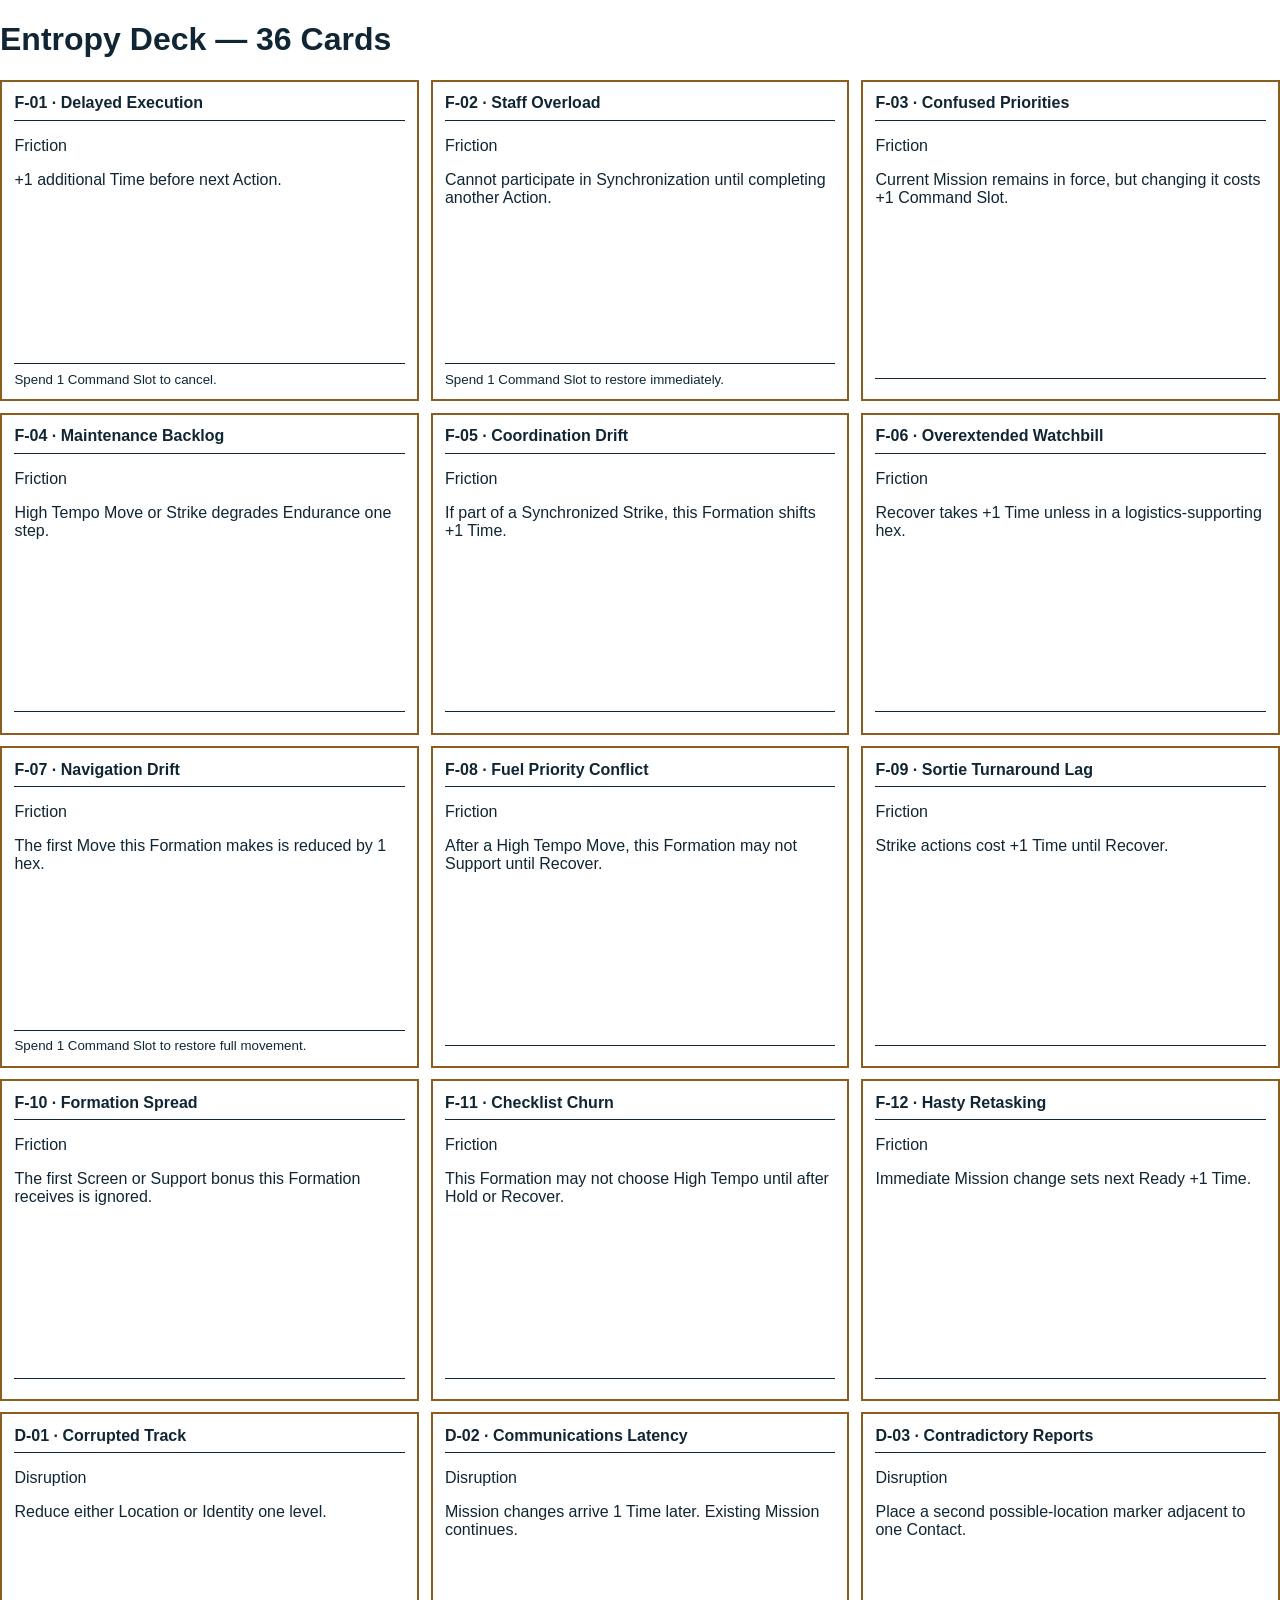
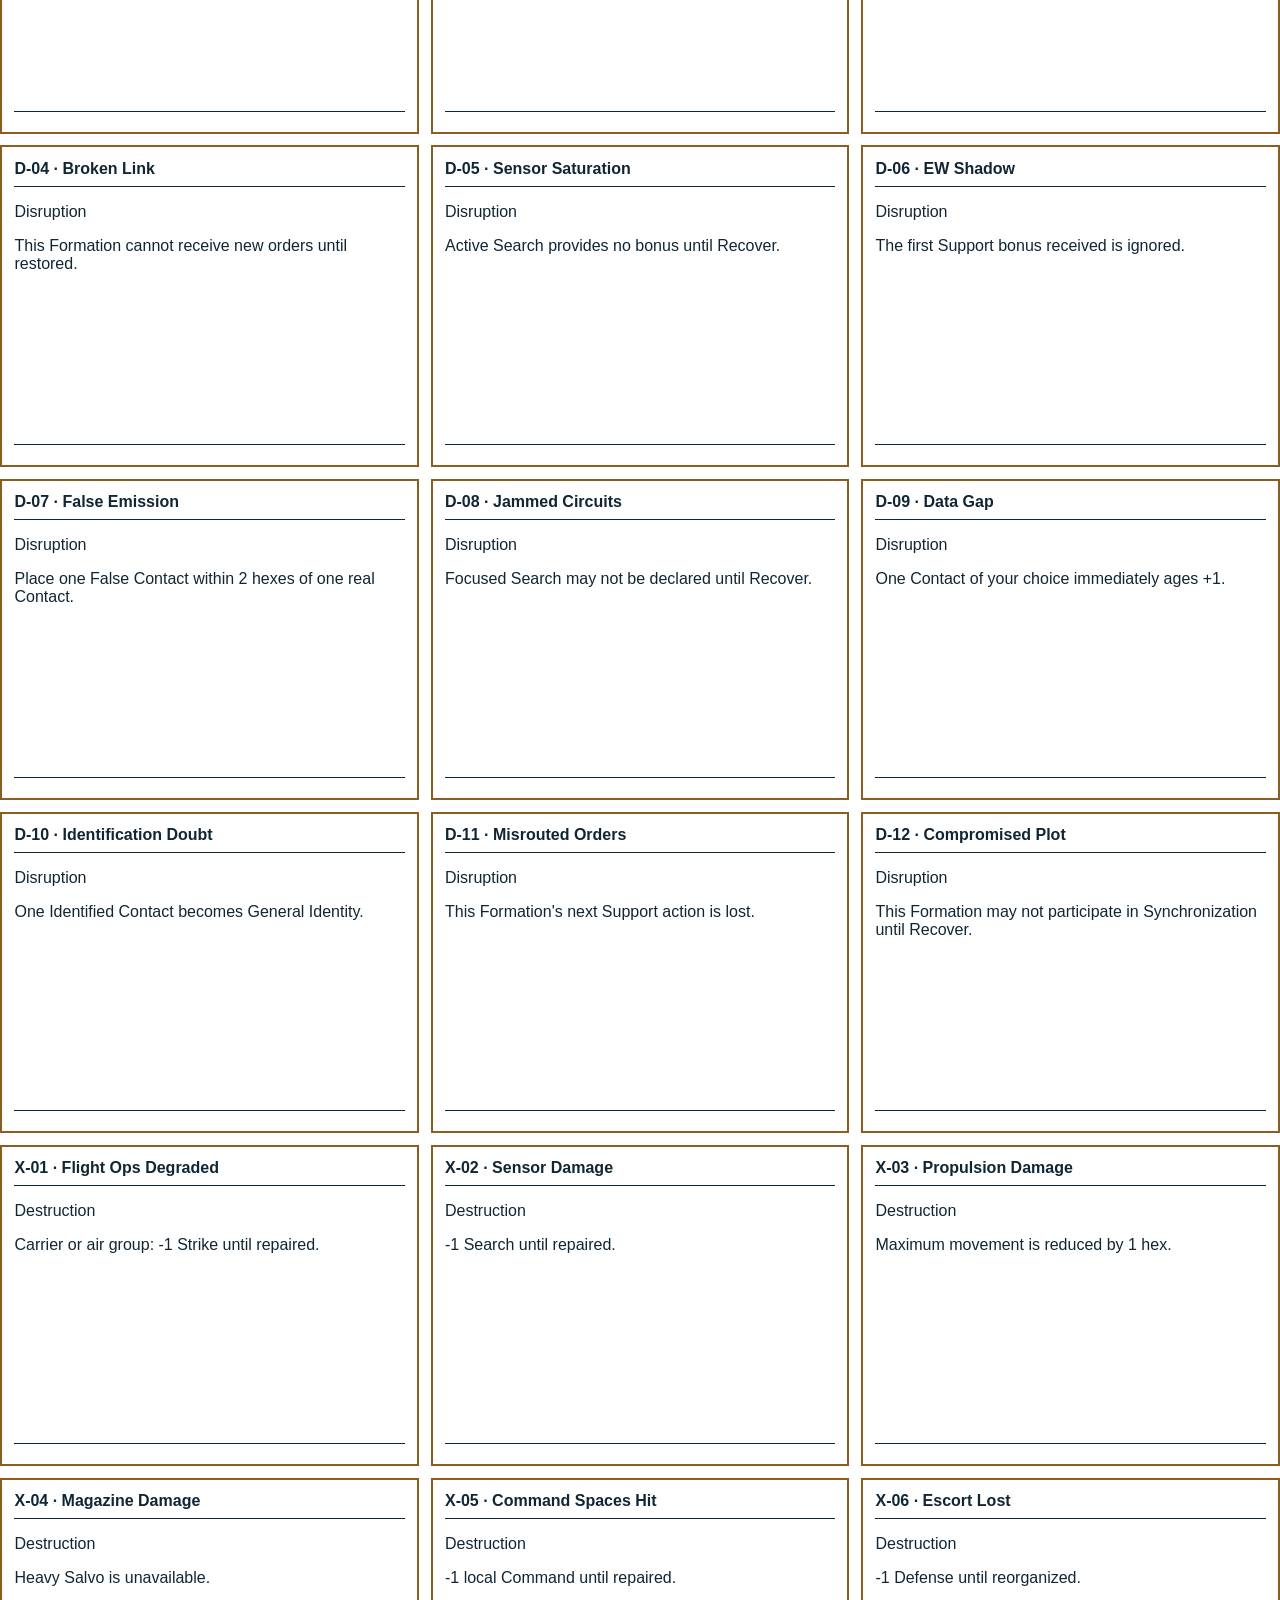
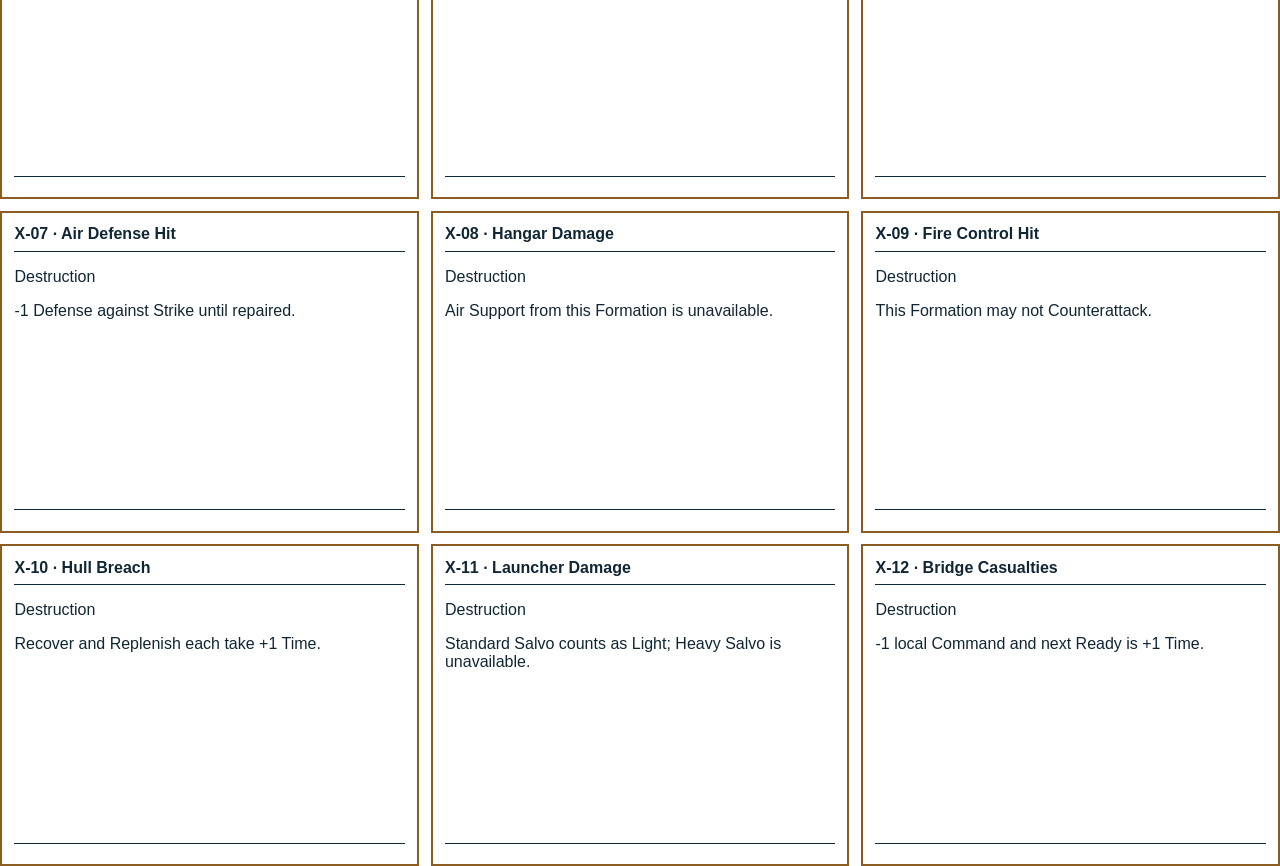
<file: SeaOfUncertainty/generated/print-and-play/entropy-deck.html>
<!doctype html><html><head><meta charset='utf-8'><title>Entropy Deck &#8212; 36 Cards</title><style>@page{size:letter;margin:.35in}*{box-sizing:border-box}body{font-family:Arial,sans-serif;color:#102634;margin:0}h1{page-break-after:avoid}.card-sheet,.counter-sheet{display:grid;grid-template-columns:repeat(3,1fr);gap:.12in}.card{height:3.35in;border:2px solid #173d50;padding:.13in;break-inside:avoid;display:flex;flex-direction:column}.card header{font-weight:700;border-bottom:1px solid;padding-bottom:.08in}.card header small{float:right}.card footer{margin-top:auto;border-top:1px solid;padding-top:.08in;font-size:10pt}.blue{border-color:#176d9b}.red{border-color:#a43c35}.entropy{border-color:#8c5d20}.response{border-color:#436847}.counter-sheet{grid-template-columns:repeat(6,1fr)}.counter{aspect-ratio:1;border:2px dashed;padding:.08in;text-align:center;display:flex;flex-direction:column;justify-content:space-around;font-size:9pt}.contact{border-radius:50%}.track{break-inside:avoid;border:1px solid;margin:.15in 0;padding:.1in}.track div{display:flex;flex-wrap:wrap}.track span{min-width:.38in;min-height:.38in;border:1px solid;display:grid;place-items:center;padding:.03in}.scenario{break-after:page}table{border-collapse:collapse;width:100%}th,td{border:1px solid;padding:.06in;text-align:left}@media print{h1{margin-top:0}}</style></head><body><h1>Entropy Deck &#8212; 36 Cards</h1><main class='card-sheet'><article class='card entropy'><header>F-01 · Delayed Execution</header><p>Friction</p><div>+1 additional Time before next Action.</div><footer>Spend 1 Command Slot to cancel.</footer></article><article class='card entropy'><header>F-02 · Staff Overload</header><p>Friction</p><div>Cannot participate in Synchronization until completing another Action.</div><footer>Spend 1 Command Slot to restore immediately.</footer></article><article class='card entropy'><header>F-03 · Confused Priorities</header><p>Friction</p><div>Current Mission remains in force, but changing it costs +1 Command Slot.</div><footer></footer></article><article class='card entropy'><header>F-04 · Maintenance Backlog</header><p>Friction</p><div>High Tempo Move or Strike degrades Endurance one step.</div><footer></footer></article><article class='card entropy'><header>F-05 · Coordination Drift</header><p>Friction</p><div>If part of a Synchronized Strike, this Formation shifts +1 Time.</div><footer></footer></article><article class='card entropy'><header>F-06 · Overextended Watchbill</header><p>Friction</p><div>Recover takes +1 Time unless in a logistics-supporting hex.</div><footer></footer></article><article class='card entropy'><header>F-07 · Navigation Drift</header><p>Friction</p><div>The first Move this Formation makes is reduced by 1 hex.</div><footer>Spend 1 Command Slot to restore full movement.</footer></article><article class='card entropy'><header>F-08 · Fuel Priority Conflict</header><p>Friction</p><div>After a High Tempo Move, this Formation may not Support until Recover.</div><footer></footer></article><article class='card entropy'><header>F-09 · Sortie Turnaround Lag</header><p>Friction</p><div>Strike actions cost +1 Time until Recover.</div><footer></footer></article><article class='card entropy'><header>F-10 · Formation Spread</header><p>Friction</p><div>The first Screen or Support bonus this Formation receives is ignored.</div><footer></footer></article><article class='card entropy'><header>F-11 · Checklist Churn</header><p>Friction</p><div>This Formation may not choose High Tempo until after Hold or Recover.</div><footer></footer></article><article class='card entropy'><header>F-12 · Hasty Retasking</header><p>Friction</p><div>Immediate Mission change sets next Ready +1 Time.</div><footer></footer></article><article class='card entropy'><header>D-01 · Corrupted Track</header><p>Disruption</p><div>Reduce either Location or Identity one level.</div><footer></footer></article><article class='card entropy'><header>D-02 · Communications Latency</header><p>Disruption</p><div>Mission changes arrive 1 Time later. Existing Mission continues.</div><footer></footer></article><article class='card entropy'><header>D-03 · Contradictory Reports</header><p>Disruption</p><div>Place a second possible-location marker adjacent to one Contact.</div><footer></footer></article><article class='card entropy'><header>D-04 · Broken Link</header><p>Disruption</p><div>This Formation cannot receive new orders until restored.</div><footer></footer></article><article class='card entropy'><header>D-05 · Sensor Saturation</header><p>Disruption</p><div>Active Search provides no bonus until Recover.</div><footer></footer></article><article class='card entropy'><header>D-06 · EW Shadow</header><p>Disruption</p><div>The first Support bonus received is ignored.</div><footer></footer></article><article class='card entropy'><header>D-07 · False Emission</header><p>Disruption</p><div>Place one False Contact within 2 hexes of one real Contact.</div><footer></footer></article><article class='card entropy'><header>D-08 · Jammed Circuits</header><p>Disruption</p><div>Focused Search may not be declared until Recover.</div><footer></footer></article><article class='card entropy'><header>D-09 · Data Gap</header><p>Disruption</p><div>One Contact of your choice immediately ages +1.</div><footer></footer></article><article class='card entropy'><header>D-10 · Identification Doubt</header><p>Disruption</p><div>One Identified Contact becomes General Identity.</div><footer></footer></article><article class='card entropy'><header>D-11 · Misrouted Orders</header><p>Disruption</p><div>This Formation&#39;s next Support action is lost.</div><footer></footer></article><article class='card entropy'><header>D-12 · Compromised Plot</header><p>Disruption</p><div>This Formation may not participate in Synchronization until Recover.</div><footer></footer></article><article class='card entropy'><header>X-01 · Flight Ops Degraded</header><p>Destruction</p><div>Carrier or air group: -1 Strike until repaired.</div><footer></footer></article><article class='card entropy'><header>X-02 · Sensor Damage</header><p>Destruction</p><div>-1 Search until repaired.</div><footer></footer></article><article class='card entropy'><header>X-03 · Propulsion Damage</header><p>Destruction</p><div>Maximum movement is reduced by 1 hex.</div><footer></footer></article><article class='card entropy'><header>X-04 · Magazine Damage</header><p>Destruction</p><div>Heavy Salvo is unavailable.</div><footer></footer></article><article class='card entropy'><header>X-05 · Command Spaces Hit</header><p>Destruction</p><div>-1 local Command until repaired.</div><footer></footer></article><article class='card entropy'><header>X-06 · Escort Lost</header><p>Destruction</p><div>-1 Defense until reorganized.</div><footer></footer></article><article class='card entropy'><header>X-07 · Air Defense Hit</header><p>Destruction</p><div>-1 Defense against Strike until repaired.</div><footer></footer></article><article class='card entropy'><header>X-08 · Hangar Damage</header><p>Destruction</p><div>Air Support from this Formation is unavailable.</div><footer></footer></article><article class='card entropy'><header>X-09 · Fire Control Hit</header><p>Destruction</p><div>This Formation may not Counterattack.</div><footer></footer></article><article class='card entropy'><header>X-10 · Hull Breach</header><p>Destruction</p><div>Recover and Replenish each take +1 Time.</div><footer></footer></article><article class='card entropy'><header>X-11 · Launcher Damage</header><p>Destruction</p><div>Standard Salvo counts as Light; Heavy Salvo is unavailable.</div><footer></footer></article><article class='card entropy'><header>X-12 · Bridge Casualties</header><p>Destruction</p><div>-1 local Command and next Ready is +1 Time.</div><footer></footer></article></main></body></html>
</file>
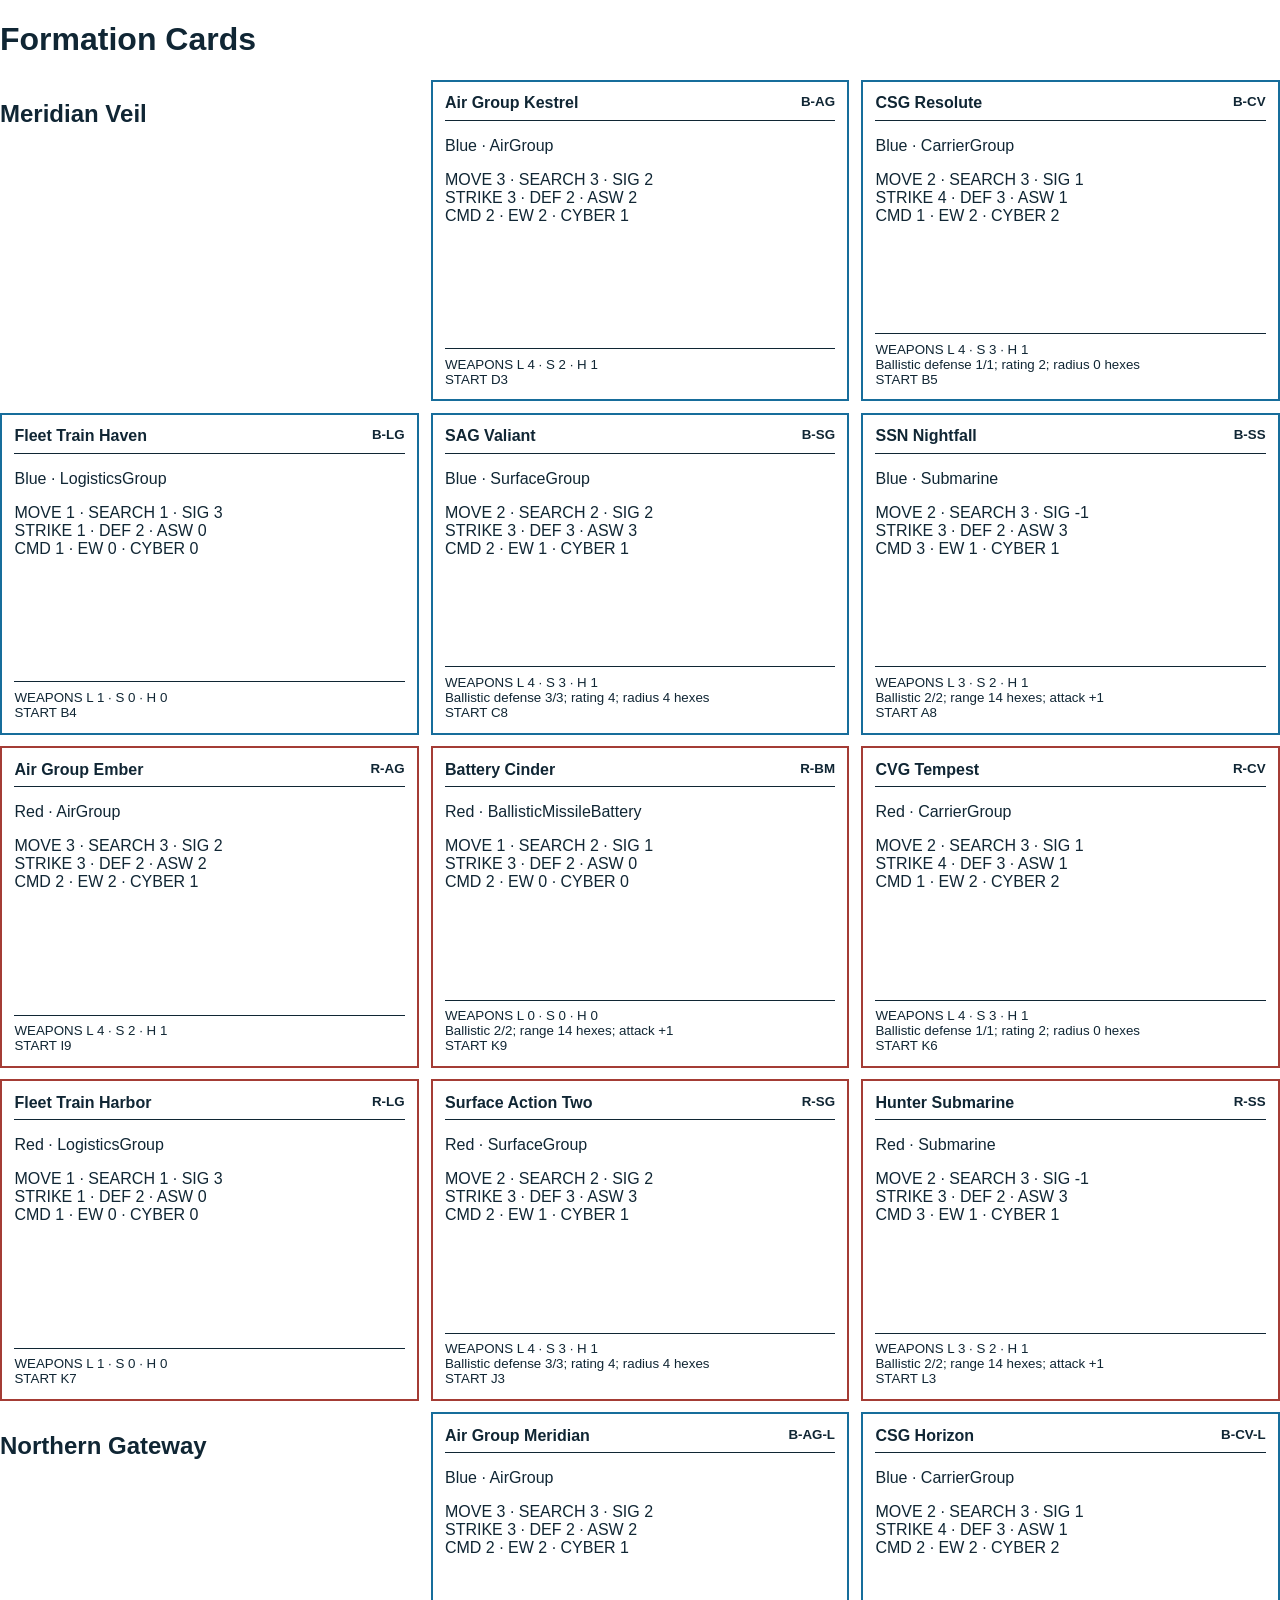
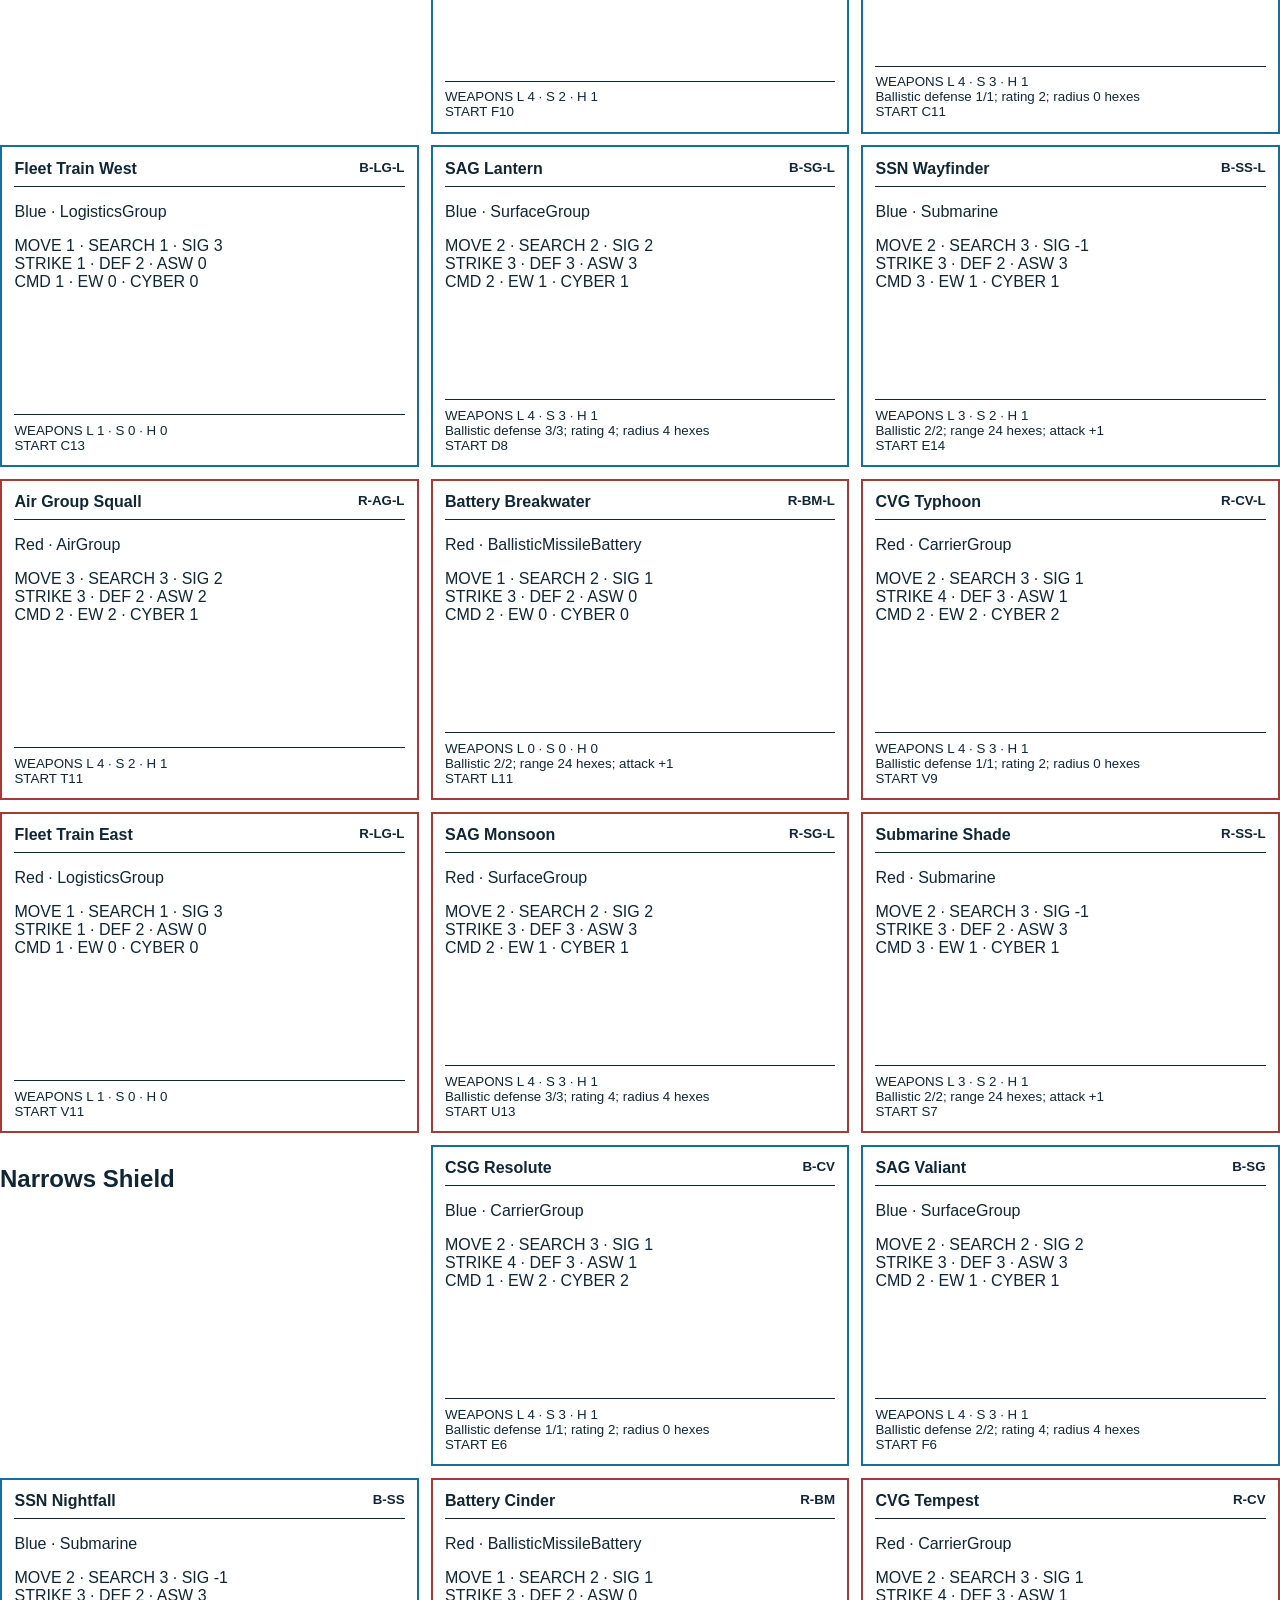
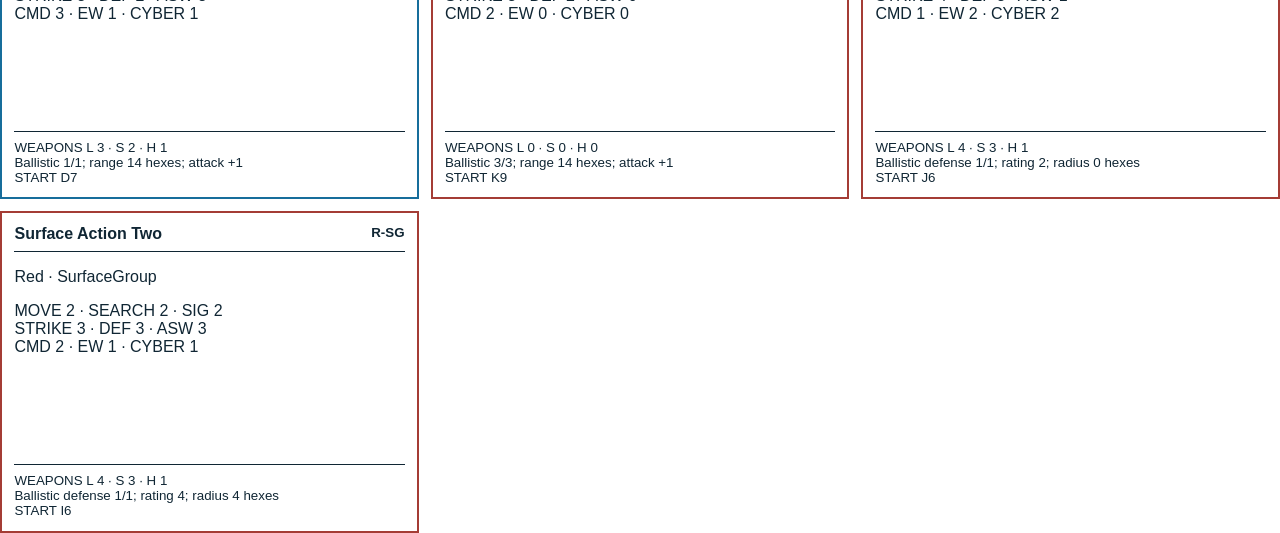
<file: SeaOfUncertainty/generated/print-and-play/formation-cards.html>
<!doctype html><html><head><meta charset='utf-8'><title>Formation Cards</title><style>@page{size:letter;margin:.35in}*{box-sizing:border-box}body{font-family:Arial,sans-serif;color:#102634;margin:0}h1{page-break-after:avoid}.card-sheet,.counter-sheet{display:grid;grid-template-columns:repeat(3,1fr);gap:.12in}.card{height:3.35in;border:2px solid #173d50;padding:.13in;break-inside:avoid;display:flex;flex-direction:column}.card header{font-weight:700;border-bottom:1px solid;padding-bottom:.08in}.card header small{float:right}.card footer{margin-top:auto;border-top:1px solid;padding-top:.08in;font-size:10pt}.blue{border-color:#176d9b}.red{border-color:#a43c35}.entropy{border-color:#8c5d20}.response{border-color:#436847}.counter-sheet{grid-template-columns:repeat(6,1fr)}.counter{aspect-ratio:1;border:2px dashed;padding:.08in;text-align:center;display:flex;flex-direction:column;justify-content:space-around;font-size:9pt}.contact{border-radius:50%}.track{break-inside:avoid;border:1px solid;margin:.15in 0;padding:.1in}.track div{display:flex;flex-wrap:wrap}.track span{min-width:.38in;min-height:.38in;border:1px solid;display:grid;place-items:center;padding:.03in}.scenario{break-after:page}table{border-collapse:collapse;width:100%}th,td{border:1px solid;padding:.06in;text-align:left}@media print{h1{margin-top:0}}</style></head><body><h1>Formation Cards</h1><main class='card-sheet'><h2>Meridian Veil</h2><article class='card blue'><header>Air Group Kestrel <small>B-AG</small></header><p>Blue · AirGroup</p><div class='ratings'>MOVE 3 · SEARCH 3 · SIG 2<br>STRIKE 3 · DEF 2 · ASW 2<br>CMD 2 · EW 2 · CYBER 1</div><footer>WEAPONS L 4 · S 2 · H 1<br>START D3</footer></article><article class='card blue'><header>CSG Resolute <small>B-CV</small></header><p>Blue · CarrierGroup</p><div class='ratings'>MOVE 2 · SEARCH 3 · SIG 1<br>STRIKE 4 · DEF 3 · ASW 1<br>CMD 1 · EW 2 · CYBER 2</div><footer>WEAPONS L 4 · S 3 · H 1<br>Ballistic defense 1/1; rating 2; radius 0 hexes<br>START B5</footer></article><article class='card blue'><header>Fleet Train Haven <small>B-LG</small></header><p>Blue · LogisticsGroup</p><div class='ratings'>MOVE 1 · SEARCH 1 · SIG 3<br>STRIKE 1 · DEF 2 · ASW 0<br>CMD 1 · EW 0 · CYBER 0</div><footer>WEAPONS L 1 · S 0 · H 0<br>START B4</footer></article><article class='card blue'><header>SAG Valiant <small>B-SG</small></header><p>Blue · SurfaceGroup</p><div class='ratings'>MOVE 2 · SEARCH 2 · SIG 2<br>STRIKE 3 · DEF 3 · ASW 3<br>CMD 2 · EW 1 · CYBER 1</div><footer>WEAPONS L 4 · S 3 · H 1<br>Ballistic defense 3/3; rating 4; radius 4 hexes<br>START C8</footer></article><article class='card blue'><header>SSN Nightfall <small>B-SS</small></header><p>Blue · Submarine</p><div class='ratings'>MOVE 2 · SEARCH 3 · SIG -1<br>STRIKE 3 · DEF 2 · ASW 3<br>CMD 3 · EW 1 · CYBER 1</div><footer>WEAPONS L 3 · S 2 · H 1<br>Ballistic 2/2; range 14 hexes; attack +1<br>START A8</footer></article><article class='card red'><header>Air Group Ember <small>R-AG</small></header><p>Red · AirGroup</p><div class='ratings'>MOVE 3 · SEARCH 3 · SIG 2<br>STRIKE 3 · DEF 2 · ASW 2<br>CMD 2 · EW 2 · CYBER 1</div><footer>WEAPONS L 4 · S 2 · H 1<br>START I9</footer></article><article class='card red'><header>Battery Cinder <small>R-BM</small></header><p>Red · BallisticMissileBattery</p><div class='ratings'>MOVE 1 · SEARCH 2 · SIG 1<br>STRIKE 3 · DEF 2 · ASW 0<br>CMD 2 · EW 0 · CYBER 0</div><footer>WEAPONS L 0 · S 0 · H 0<br>Ballistic 2/2; range 14 hexes; attack +1<br>START K9</footer></article><article class='card red'><header>CVG Tempest <small>R-CV</small></header><p>Red · CarrierGroup</p><div class='ratings'>MOVE 2 · SEARCH 3 · SIG 1<br>STRIKE 4 · DEF 3 · ASW 1<br>CMD 1 · EW 2 · CYBER 2</div><footer>WEAPONS L 4 · S 3 · H 1<br>Ballistic defense 1/1; rating 2; radius 0 hexes<br>START K6</footer></article><article class='card red'><header>Fleet Train Harbor <small>R-LG</small></header><p>Red · LogisticsGroup</p><div class='ratings'>MOVE 1 · SEARCH 1 · SIG 3<br>STRIKE 1 · DEF 2 · ASW 0<br>CMD 1 · EW 0 · CYBER 0</div><footer>WEAPONS L 1 · S 0 · H 0<br>START K7</footer></article><article class='card red'><header>Surface Action Two <small>R-SG</small></header><p>Red · SurfaceGroup</p><div class='ratings'>MOVE 2 · SEARCH 2 · SIG 2<br>STRIKE 3 · DEF 3 · ASW 3<br>CMD 2 · EW 1 · CYBER 1</div><footer>WEAPONS L 4 · S 3 · H 1<br>Ballistic defense 3/3; rating 4; radius 4 hexes<br>START J3</footer></article><article class='card red'><header>Hunter Submarine <small>R-SS</small></header><p>Red · Submarine</p><div class='ratings'>MOVE 2 · SEARCH 3 · SIG -1<br>STRIKE 3 · DEF 2 · ASW 3<br>CMD 3 · EW 1 · CYBER 1</div><footer>WEAPONS L 3 · S 2 · H 1<br>Ballistic 2/2; range 14 hexes; attack +1<br>START L3</footer></article><h2>Northern Gateway</h2><article class='card blue'><header>Air Group Meridian <small>B-AG-L</small></header><p>Blue · AirGroup</p><div class='ratings'>MOVE 3 · SEARCH 3 · SIG 2<br>STRIKE 3 · DEF 2 · ASW 2<br>CMD 2 · EW 2 · CYBER 1</div><footer>WEAPONS L 4 · S 2 · H 1<br>START F10</footer></article><article class='card blue'><header>CSG Horizon <small>B-CV-L</small></header><p>Blue · CarrierGroup</p><div class='ratings'>MOVE 2 · SEARCH 3 · SIG 1<br>STRIKE 4 · DEF 3 · ASW 1<br>CMD 2 · EW 2 · CYBER 2</div><footer>WEAPONS L 4 · S 3 · H 1<br>Ballistic defense 1/1; rating 2; radius 0 hexes<br>START C11</footer></article><article class='card blue'><header>Fleet Train West <small>B-LG-L</small></header><p>Blue · LogisticsGroup</p><div class='ratings'>MOVE 1 · SEARCH 1 · SIG 3<br>STRIKE 1 · DEF 2 · ASW 0<br>CMD 1 · EW 0 · CYBER 0</div><footer>WEAPONS L 1 · S 0 · H 0<br>START C13</footer></article><article class='card blue'><header>SAG Lantern <small>B-SG-L</small></header><p>Blue · SurfaceGroup</p><div class='ratings'>MOVE 2 · SEARCH 2 · SIG 2<br>STRIKE 3 · DEF 3 · ASW 3<br>CMD 2 · EW 1 · CYBER 1</div><footer>WEAPONS L 4 · S 3 · H 1<br>Ballistic defense 3/3; rating 4; radius 4 hexes<br>START D8</footer></article><article class='card blue'><header>SSN Wayfinder <small>B-SS-L</small></header><p>Blue · Submarine</p><div class='ratings'>MOVE 2 · SEARCH 3 · SIG -1<br>STRIKE 3 · DEF 2 · ASW 3<br>CMD 3 · EW 1 · CYBER 1</div><footer>WEAPONS L 3 · S 2 · H 1<br>Ballistic 2/2; range 24 hexes; attack +1<br>START E14</footer></article><article class='card red'><header>Air Group Squall <small>R-AG-L</small></header><p>Red · AirGroup</p><div class='ratings'>MOVE 3 · SEARCH 3 · SIG 2<br>STRIKE 3 · DEF 2 · ASW 2<br>CMD 2 · EW 2 · CYBER 1</div><footer>WEAPONS L 4 · S 2 · H 1<br>START T11</footer></article><article class='card red'><header>Battery Breakwater <small>R-BM-L</small></header><p>Red · BallisticMissileBattery</p><div class='ratings'>MOVE 1 · SEARCH 2 · SIG 1<br>STRIKE 3 · DEF 2 · ASW 0<br>CMD 2 · EW 0 · CYBER 0</div><footer>WEAPONS L 0 · S 0 · H 0<br>Ballistic 2/2; range 24 hexes; attack +1<br>START L11</footer></article><article class='card red'><header>CVG Typhoon <small>R-CV-L</small></header><p>Red · CarrierGroup</p><div class='ratings'>MOVE 2 · SEARCH 3 · SIG 1<br>STRIKE 4 · DEF 3 · ASW 1<br>CMD 2 · EW 2 · CYBER 2</div><footer>WEAPONS L 4 · S 3 · H 1<br>Ballistic defense 1/1; rating 2; radius 0 hexes<br>START V9</footer></article><article class='card red'><header>Fleet Train East <small>R-LG-L</small></header><p>Red · LogisticsGroup</p><div class='ratings'>MOVE 1 · SEARCH 1 · SIG 3<br>STRIKE 1 · DEF 2 · ASW 0<br>CMD 1 · EW 0 · CYBER 0</div><footer>WEAPONS L 1 · S 0 · H 0<br>START V11</footer></article><article class='card red'><header>SAG Monsoon <small>R-SG-L</small></header><p>Red · SurfaceGroup</p><div class='ratings'>MOVE 2 · SEARCH 2 · SIG 2<br>STRIKE 3 · DEF 3 · ASW 3<br>CMD 2 · EW 1 · CYBER 1</div><footer>WEAPONS L 4 · S 3 · H 1<br>Ballistic defense 3/3; rating 4; radius 4 hexes<br>START U13</footer></article><article class='card red'><header>Submarine Shade <small>R-SS-L</small></header><p>Red · Submarine</p><div class='ratings'>MOVE 2 · SEARCH 3 · SIG -1<br>STRIKE 3 · DEF 2 · ASW 3<br>CMD 3 · EW 1 · CYBER 1</div><footer>WEAPONS L 3 · S 2 · H 1<br>Ballistic 2/2; range 24 hexes; attack +1<br>START S7</footer></article><h2>Narrows Shield</h2><article class='card blue'><header>CSG Resolute <small>B-CV</small></header><p>Blue · CarrierGroup</p><div class='ratings'>MOVE 2 · SEARCH 3 · SIG 1<br>STRIKE 4 · DEF 3 · ASW 1<br>CMD 1 · EW 2 · CYBER 2</div><footer>WEAPONS L 4 · S 3 · H 1<br>Ballistic defense 1/1; rating 2; radius 0 hexes<br>START E6</footer></article><article class='card blue'><header>SAG Valiant <small>B-SG</small></header><p>Blue · SurfaceGroup</p><div class='ratings'>MOVE 2 · SEARCH 2 · SIG 2<br>STRIKE 3 · DEF 3 · ASW 3<br>CMD 2 · EW 1 · CYBER 1</div><footer>WEAPONS L 4 · S 3 · H 1<br>Ballistic defense 2/2; rating 4; radius 4 hexes<br>START F6</footer></article><article class='card blue'><header>SSN Nightfall <small>B-SS</small></header><p>Blue · Submarine</p><div class='ratings'>MOVE 2 · SEARCH 3 · SIG -1<br>STRIKE 3 · DEF 2 · ASW 3<br>CMD 3 · EW 1 · CYBER 1</div><footer>WEAPONS L 3 · S 2 · H 1<br>Ballistic 1/1; range 14 hexes; attack +1<br>START D7</footer></article><article class='card red'><header>Battery Cinder <small>R-BM</small></header><p>Red · BallisticMissileBattery</p><div class='ratings'>MOVE 1 · SEARCH 2 · SIG 1<br>STRIKE 3 · DEF 2 · ASW 0<br>CMD 2 · EW 0 · CYBER 0</div><footer>WEAPONS L 0 · S 0 · H 0<br>Ballistic 3/3; range 14 hexes; attack +1<br>START K9</footer></article><article class='card red'><header>CVG Tempest <small>R-CV</small></header><p>Red · CarrierGroup</p><div class='ratings'>MOVE 2 · SEARCH 3 · SIG 1<br>STRIKE 4 · DEF 3 · ASW 1<br>CMD 1 · EW 2 · CYBER 2</div><footer>WEAPONS L 4 · S 3 · H 1<br>Ballistic defense 1/1; rating 2; radius 0 hexes<br>START J6</footer></article><article class='card red'><header>Surface Action Two <small>R-SG</small></header><p>Red · SurfaceGroup</p><div class='ratings'>MOVE 2 · SEARCH 2 · SIG 2<br>STRIKE 3 · DEF 3 · ASW 3<br>CMD 2 · EW 1 · CYBER 1</div><footer>WEAPONS L 4 · S 3 · H 1<br>Ballistic defense 1/1; rating 4; radius 4 hexes<br>START I6</footer></article></main></body></html>
</file>
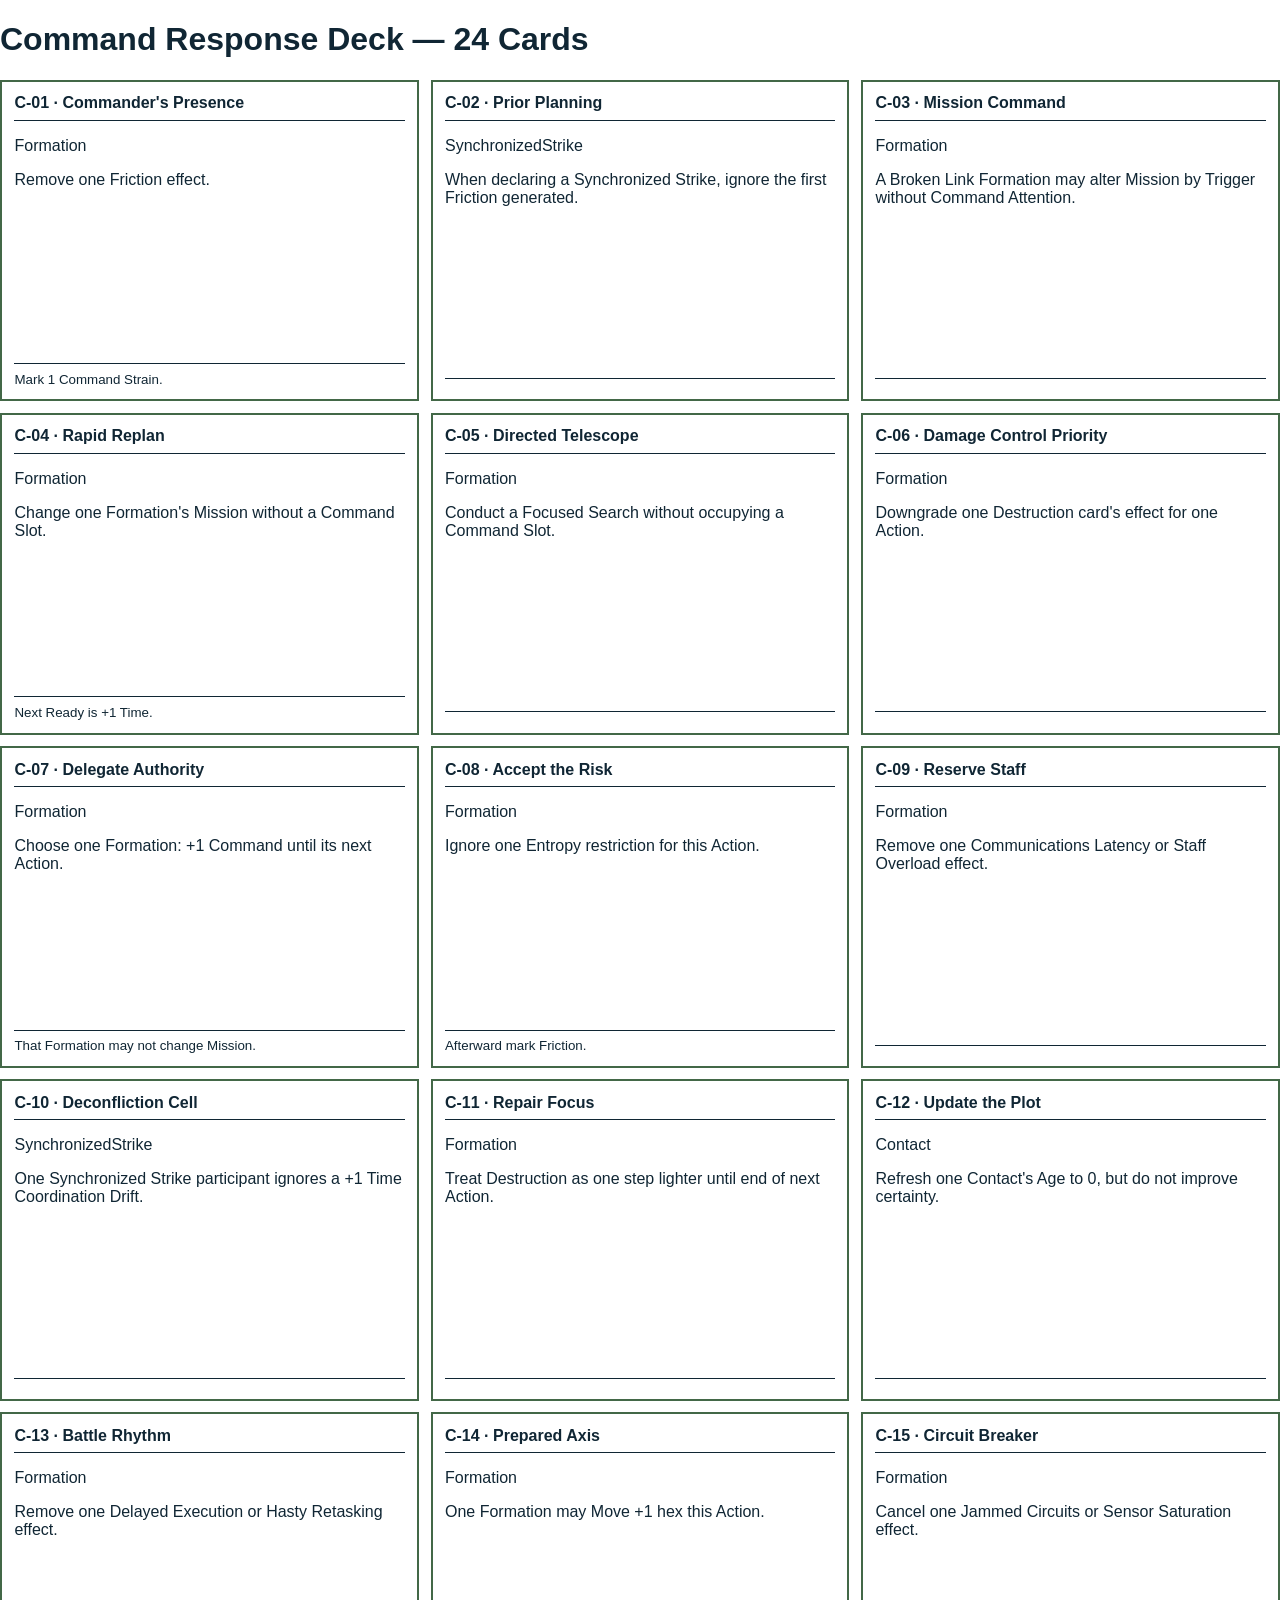
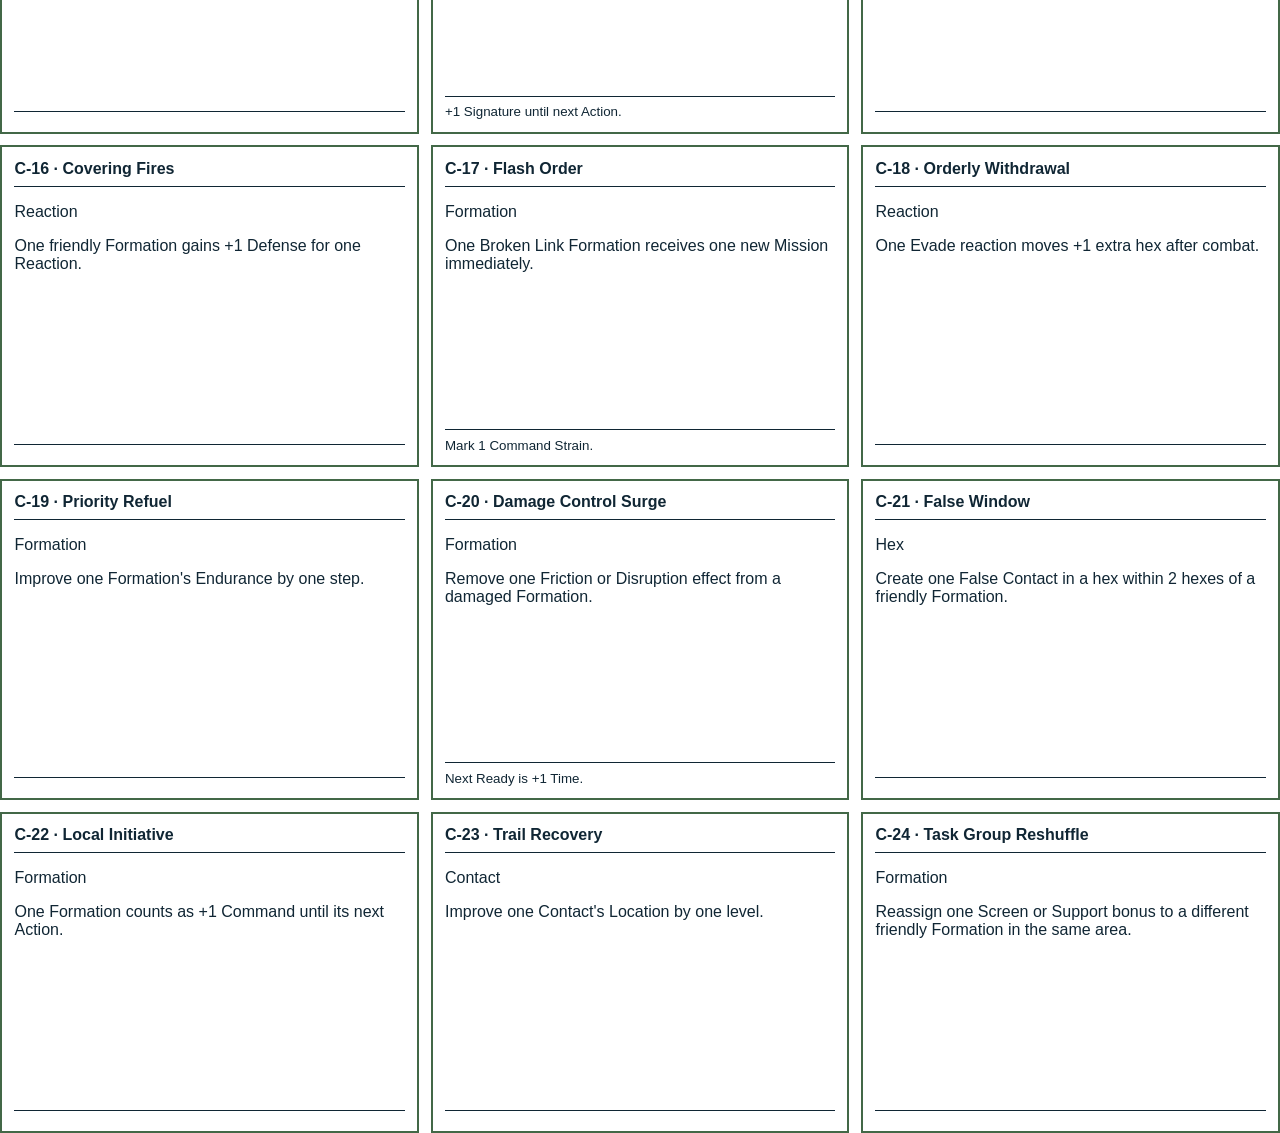
<file: SeaOfUncertainty/generated/print-and-play/response-deck.html>
<!doctype html><html><head><meta charset='utf-8'><title>Command Response Deck &#8212; 24 Cards</title><style>@page{size:letter;margin:.35in}*{box-sizing:border-box}body{font-family:Arial,sans-serif;color:#102634;margin:0}h1{page-break-after:avoid}.card-sheet,.counter-sheet{display:grid;grid-template-columns:repeat(3,1fr);gap:.12in}.card{height:3.35in;border:2px solid #173d50;padding:.13in;break-inside:avoid;display:flex;flex-direction:column}.card header{font-weight:700;border-bottom:1px solid;padding-bottom:.08in}.card header small{float:right}.card footer{margin-top:auto;border-top:1px solid;padding-top:.08in;font-size:10pt}.blue{border-color:#176d9b}.red{border-color:#a43c35}.entropy{border-color:#8c5d20}.response{border-color:#436847}.counter-sheet{grid-template-columns:repeat(6,1fr)}.counter{aspect-ratio:1;border:2px dashed;padding:.08in;text-align:center;display:flex;flex-direction:column;justify-content:space-around;font-size:9pt}.contact{border-radius:50%}.track{break-inside:avoid;border:1px solid;margin:.15in 0;padding:.1in}.track div{display:flex;flex-wrap:wrap}.track span{min-width:.38in;min-height:.38in;border:1px solid;display:grid;place-items:center;padding:.03in}.scenario{break-after:page}table{border-collapse:collapse;width:100%}th,td{border:1px solid;padding:.06in;text-align:left}@media print{h1{margin-top:0}}</style></head><body><h1>Command Response Deck &#8212; 24 Cards</h1><main class='card-sheet'><article class='card response'><header>C-01 · Commander&#39;s Presence</header><p>Formation</p><div>Remove one Friction effect.</div><footer>Mark 1 Command Strain.</footer></article><article class='card response'><header>C-02 · Prior Planning</header><p>SynchronizedStrike</p><div>When declaring a Synchronized Strike, ignore the first Friction generated.</div><footer></footer></article><article class='card response'><header>C-03 · Mission Command</header><p>Formation</p><div>A Broken Link Formation may alter Mission by Trigger without Command Attention.</div><footer></footer></article><article class='card response'><header>C-04 · Rapid Replan</header><p>Formation</p><div>Change one Formation&#39;s Mission without a Command Slot.</div><footer>Next Ready is +1 Time.</footer></article><article class='card response'><header>C-05 · Directed Telescope</header><p>Formation</p><div>Conduct a Focused Search without occupying a Command Slot.</div><footer></footer></article><article class='card response'><header>C-06 · Damage Control Priority</header><p>Formation</p><div>Downgrade one Destruction card&#39;s effect for one Action.</div><footer></footer></article><article class='card response'><header>C-07 · Delegate Authority</header><p>Formation</p><div>Choose one Formation: +1 Command until its next Action.</div><footer>That Formation may not change Mission.</footer></article><article class='card response'><header>C-08 · Accept the Risk</header><p>Formation</p><div>Ignore one Entropy restriction for this Action.</div><footer>Afterward mark Friction.</footer></article><article class='card response'><header>C-09 · Reserve Staff</header><p>Formation</p><div>Remove one Communications Latency or Staff Overload effect.</div><footer></footer></article><article class='card response'><header>C-10 · Deconfliction Cell</header><p>SynchronizedStrike</p><div>One Synchronized Strike participant ignores a +1 Time Coordination Drift.</div><footer></footer></article><article class='card response'><header>C-11 · Repair Focus</header><p>Formation</p><div>Treat Destruction as one step lighter until end of next Action.</div><footer></footer></article><article class='card response'><header>C-12 · Update the Plot</header><p>Contact</p><div>Refresh one Contact&#39;s Age to 0, but do not improve certainty.</div><footer></footer></article><article class='card response'><header>C-13 · Battle Rhythm</header><p>Formation</p><div>Remove one Delayed Execution or Hasty Retasking effect.</div><footer></footer></article><article class='card response'><header>C-14 · Prepared Axis</header><p>Formation</p><div>One Formation may Move +1 hex this Action.</div><footer>+1 Signature until next Action.</footer></article><article class='card response'><header>C-15 · Circuit Breaker</header><p>Formation</p><div>Cancel one Jammed Circuits or Sensor Saturation effect.</div><footer></footer></article><article class='card response'><header>C-16 · Covering Fires</header><p>Reaction</p><div>One friendly Formation gains +1 Defense for one Reaction.</div><footer></footer></article><article class='card response'><header>C-17 · Flash Order</header><p>Formation</p><div>One Broken Link Formation receives one new Mission immediately.</div><footer>Mark 1 Command Strain.</footer></article><article class='card response'><header>C-18 · Orderly Withdrawal</header><p>Reaction</p><div>One Evade reaction moves +1 extra hex after combat.</div><footer></footer></article><article class='card response'><header>C-19 · Priority Refuel</header><p>Formation</p><div>Improve one Formation&#39;s Endurance by one step.</div><footer></footer></article><article class='card response'><header>C-20 · Damage Control Surge</header><p>Formation</p><div>Remove one Friction or Disruption effect from a damaged Formation.</div><footer>Next Ready is +1 Time.</footer></article><article class='card response'><header>C-21 · False Window</header><p>Hex</p><div>Create one False Contact in a hex within 2 hexes of a friendly Formation.</div><footer></footer></article><article class='card response'><header>C-22 · Local Initiative</header><p>Formation</p><div>One Formation counts as +1 Command until its next Action.</div><footer></footer></article><article class='card response'><header>C-23 · Trail Recovery</header><p>Contact</p><div>Improve one Contact&#39;s Location by one level.</div><footer></footer></article><article class='card response'><header>C-24 · Task Group Reshuffle</header><p>Formation</p><div>Reassign one Screen or Support bonus to a different friendly Formation in the same area.</div><footer></footer></article></main></body></html>
</file>
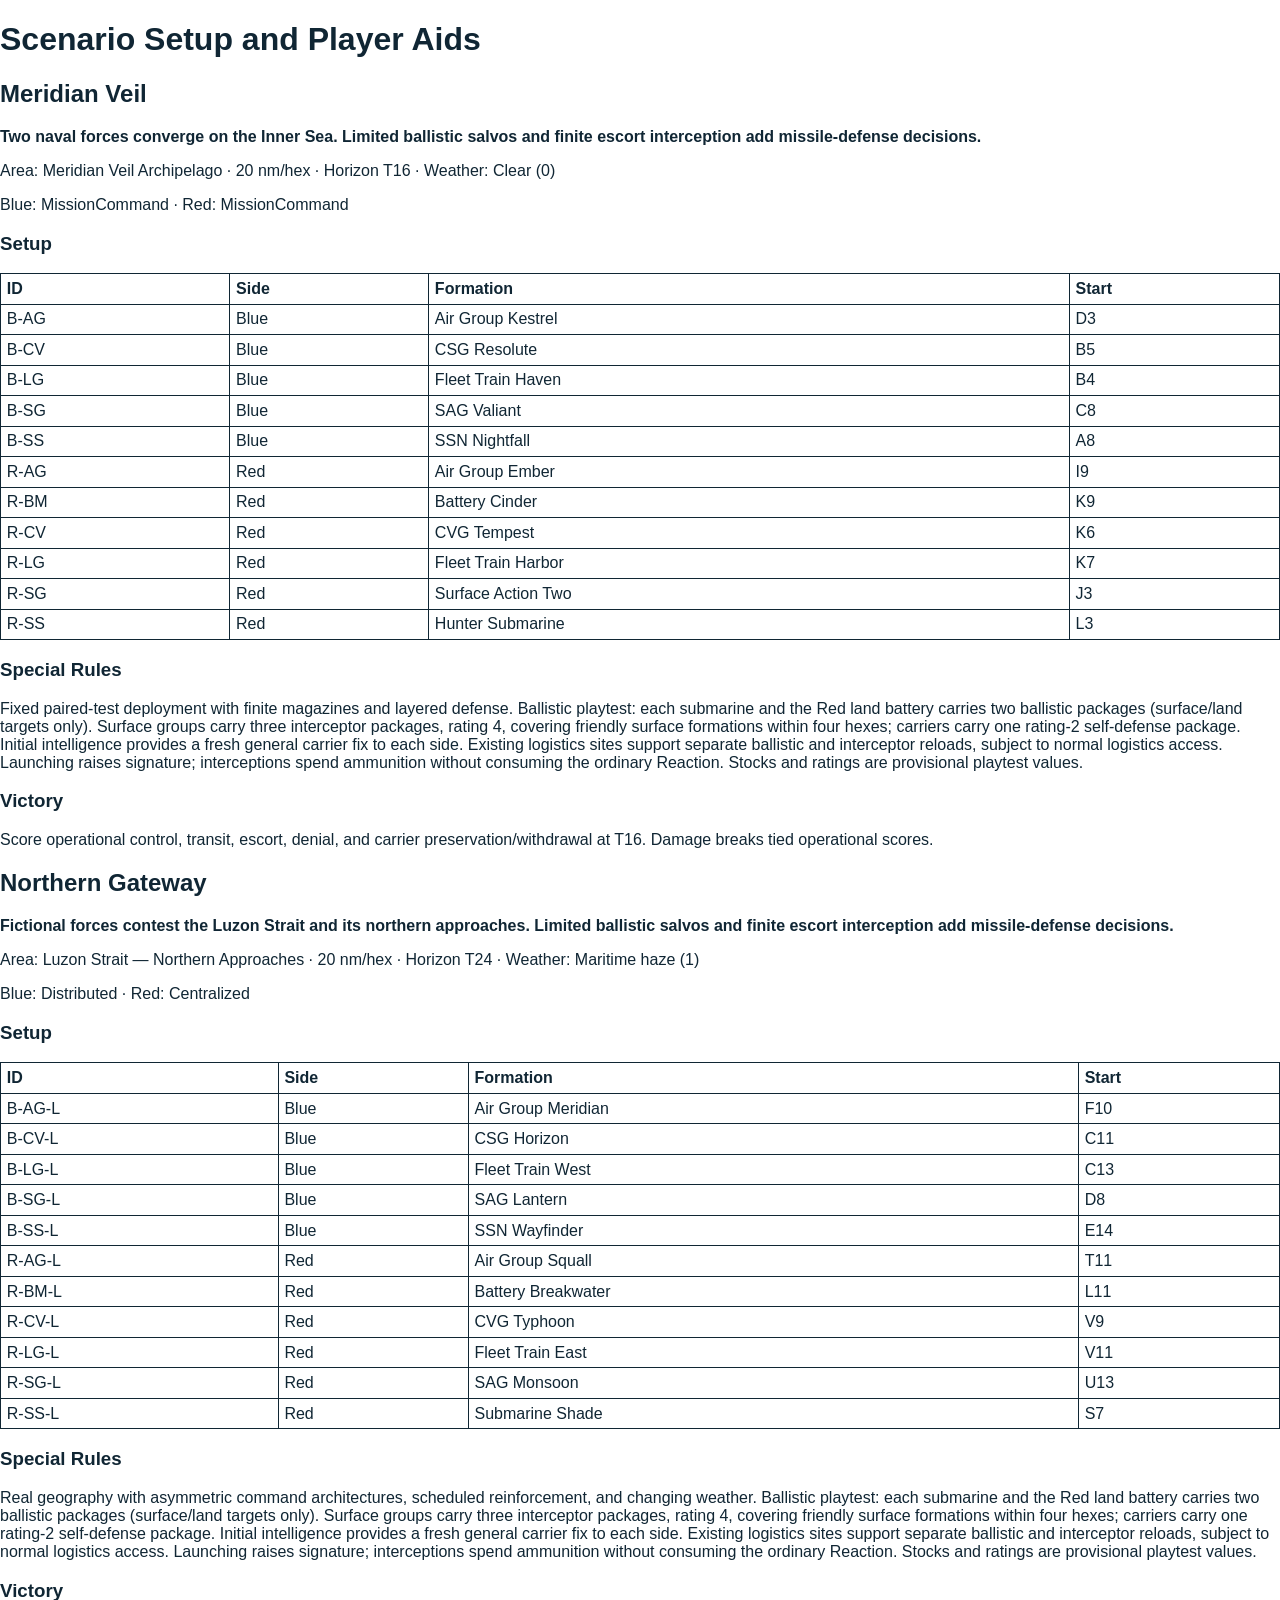
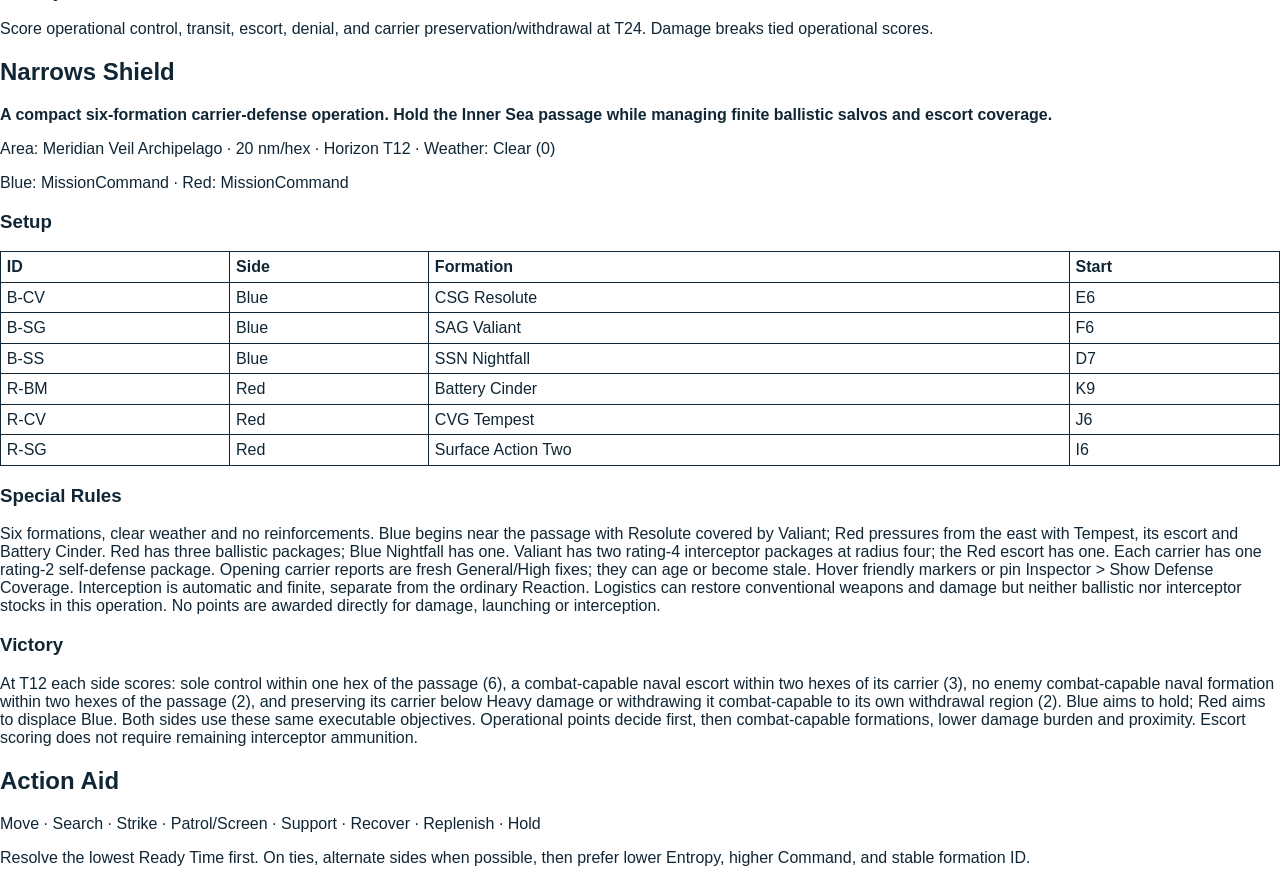
<file: SeaOfUncertainty/generated/print-and-play/scenario-aids.html>
<!doctype html><html><head><meta charset='utf-8'><title>Scenario Setup and Player Aids</title><style>@page{size:letter;margin:.35in}*{box-sizing:border-box}body{font-family:Arial,sans-serif;color:#102634;margin:0}h1{page-break-after:avoid}.card-sheet,.counter-sheet{display:grid;grid-template-columns:repeat(3,1fr);gap:.12in}.card{height:3.35in;border:2px solid #173d50;padding:.13in;break-inside:avoid;display:flex;flex-direction:column}.card header{font-weight:700;border-bottom:1px solid;padding-bottom:.08in}.card header small{float:right}.card footer{margin-top:auto;border-top:1px solid;padding-top:.08in;font-size:10pt}.blue{border-color:#176d9b}.red{border-color:#a43c35}.entropy{border-color:#8c5d20}.response{border-color:#436847}.counter-sheet{grid-template-columns:repeat(6,1fr)}.counter{aspect-ratio:1;border:2px dashed;padding:.08in;text-align:center;display:flex;flex-direction:column;justify-content:space-around;font-size:9pt}.contact{border-radius:50%}.track{break-inside:avoid;border:1px solid;margin:.15in 0;padding:.1in}.track div{display:flex;flex-wrap:wrap}.track span{min-width:.38in;min-height:.38in;border:1px solid;display:grid;place-items:center;padding:.03in}.scenario{break-after:page}table{border-collapse:collapse;width:100%}th,td{border:1px solid;padding:.06in;text-align:left}@media print{h1{margin-top:0}}</style></head><body><h1>Scenario Setup and Player Aids</h1><main class='aid-sheet'><section class='scenario'><h2>Meridian Veil</h2><p><strong>Two naval forces converge on the Inner Sea. Limited ballistic salvos and finite escort interception add missile-defense decisions.</strong></p><p>Area: Meridian Veil Archipelago · 20 nm/hex · Horizon T16 · Weather: Clear (0)</p><p>Blue: MissionCommand · Red: MissionCommand</p><h3>Setup</h3><table><tr><th>ID</th><th>Side</th><th>Formation</th><th>Start</th></tr><tr><td>B-AG</td><td>Blue</td><td>Air Group Kestrel</td><td>D3</td></tr><tr><td>B-CV</td><td>Blue</td><td>CSG Resolute</td><td>B5</td></tr><tr><td>B-LG</td><td>Blue</td><td>Fleet Train Haven</td><td>B4</td></tr><tr><td>B-SG</td><td>Blue</td><td>SAG Valiant</td><td>C8</td></tr><tr><td>B-SS</td><td>Blue</td><td>SSN Nightfall</td><td>A8</td></tr><tr><td>R-AG</td><td>Red</td><td>Air Group Ember</td><td>I9</td></tr><tr><td>R-BM</td><td>Red</td><td>Battery Cinder</td><td>K9</td></tr><tr><td>R-CV</td><td>Red</td><td>CVG Tempest</td><td>K6</td></tr><tr><td>R-LG</td><td>Red</td><td>Fleet Train Harbor</td><td>K7</td></tr><tr><td>R-SG</td><td>Red</td><td>Surface Action Two</td><td>J3</td></tr><tr><td>R-SS</td><td>Red</td><td>Hunter Submarine</td><td>L3</td></tr></table><h3>Special Rules</h3><p>Fixed paired-test deployment with finite magazines and layered defense. Ballistic playtest: each submarine and the Red land battery carries two ballistic packages (surface/land targets only). Surface groups carry three interceptor packages, rating 4, covering friendly surface formations within four hexes; carriers carry one rating-2 self-defense package. Initial intelligence provides a fresh general carrier fix to each side. Existing logistics sites support separate ballistic and interceptor reloads, subject to normal logistics access. Launching raises signature; interceptions spend ammunition without consuming the ordinary Reaction. Stocks and ratings are provisional playtest values.</p><h3>Victory</h3><p>Score operational control, transit, escort, denial, and carrier preservation/withdrawal at T16. Damage breaks tied operational scores.</p></section><section class='scenario'><h2>Northern Gateway</h2><p><strong>Fictional forces contest the Luzon Strait and its northern approaches. Limited ballistic salvos and finite escort interception add missile-defense decisions.</strong></p><p>Area: Luzon Strait &#8212; Northern Approaches · 20 nm/hex · Horizon T24 · Weather: Maritime haze (1)</p><p>Blue: Distributed · Red: Centralized</p><h3>Setup</h3><table><tr><th>ID</th><th>Side</th><th>Formation</th><th>Start</th></tr><tr><td>B-AG-L</td><td>Blue</td><td>Air Group Meridian</td><td>F10</td></tr><tr><td>B-CV-L</td><td>Blue</td><td>CSG Horizon</td><td>C11</td></tr><tr><td>B-LG-L</td><td>Blue</td><td>Fleet Train West</td><td>C13</td></tr><tr><td>B-SG-L</td><td>Blue</td><td>SAG Lantern</td><td>D8</td></tr><tr><td>B-SS-L</td><td>Blue</td><td>SSN Wayfinder</td><td>E14</td></tr><tr><td>R-AG-L</td><td>Red</td><td>Air Group Squall</td><td>T11</td></tr><tr><td>R-BM-L</td><td>Red</td><td>Battery Breakwater</td><td>L11</td></tr><tr><td>R-CV-L</td><td>Red</td><td>CVG Typhoon</td><td>V9</td></tr><tr><td>R-LG-L</td><td>Red</td><td>Fleet Train East</td><td>V11</td></tr><tr><td>R-SG-L</td><td>Red</td><td>SAG Monsoon</td><td>U13</td></tr><tr><td>R-SS-L</td><td>Red</td><td>Submarine Shade</td><td>S7</td></tr></table><h3>Special Rules</h3><p>Real geography with asymmetric command architectures, scheduled reinforcement, and changing weather. Ballistic playtest: each submarine and the Red land battery carries two ballistic packages (surface/land targets only). Surface groups carry three interceptor packages, rating 4, covering friendly surface formations within four hexes; carriers carry one rating-2 self-defense package. Initial intelligence provides a fresh general carrier fix to each side. Existing logistics sites support separate ballistic and interceptor reloads, subject to normal logistics access. Launching raises signature; interceptions spend ammunition without consuming the ordinary Reaction. Stocks and ratings are provisional playtest values.</p><h3>Victory</h3><p>Score operational control, transit, escort, denial, and carrier preservation/withdrawal at T24. Damage breaks tied operational scores.</p></section><section class='scenario'><h2>Narrows Shield</h2><p><strong>A compact six-formation carrier-defense operation. Hold the Inner Sea passage while managing finite ballistic salvos and escort coverage.</strong></p><p>Area: Meridian Veil Archipelago · 20 nm/hex · Horizon T12 · Weather: Clear (0)</p><p>Blue: MissionCommand · Red: MissionCommand</p><h3>Setup</h3><table><tr><th>ID</th><th>Side</th><th>Formation</th><th>Start</th></tr><tr><td>B-CV</td><td>Blue</td><td>CSG Resolute</td><td>E6</td></tr><tr><td>B-SG</td><td>Blue</td><td>SAG Valiant</td><td>F6</td></tr><tr><td>B-SS</td><td>Blue</td><td>SSN Nightfall</td><td>D7</td></tr><tr><td>R-BM</td><td>Red</td><td>Battery Cinder</td><td>K9</td></tr><tr><td>R-CV</td><td>Red</td><td>CVG Tempest</td><td>J6</td></tr><tr><td>R-SG</td><td>Red</td><td>Surface Action Two</td><td>I6</td></tr></table><h3>Special Rules</h3><p>Six formations, clear weather and no reinforcements. Blue begins near the passage with Resolute covered by Valiant; Red pressures from the east with Tempest, its escort and Battery Cinder. Red has three ballistic packages; Blue Nightfall has one. Valiant has two rating-4 interceptor packages at radius four; the Red escort has one. Each carrier has one rating-2 self-defense package. Opening carrier reports are fresh General/High fixes; they can age or become stale. Hover friendly markers or pin Inspector &gt; Show Defense Coverage. Interception is automatic and finite, separate from the ordinary Reaction. Logistics can restore conventional weapons and damage but neither ballistic nor interceptor stocks in this operation. No points are awarded directly for damage, launching or interception.</p><h3>Victory</h3><p>At T12 each side scores: sole control within one hex of the passage (6), a combat-capable naval escort within two hexes of its carrier (3), no enemy combat-capable naval formation within two hexes of the passage (2), and preserving its carrier below Heavy damage or withdrawing it combat-capable to its own withdrawal region (2). Blue aims to hold; Red aims to displace Blue. Both sides use these same executable objectives. Operational points decide first, then combat-capable formations, lower damage burden and proximity. Escort scoring does not require remaining interceptor ammunition.</p></section><section class='scenario'><h2>Action Aid</h2><p>Move · Search · Strike · Patrol/Screen · Support · Recover · Replenish · Hold</p><p>Resolve the lowest Ready Time first. On ties, alternate sides when possible, then prefer lower Entropy, higher Command, and stable formation ID.</p></section></main></body></html>
</file>
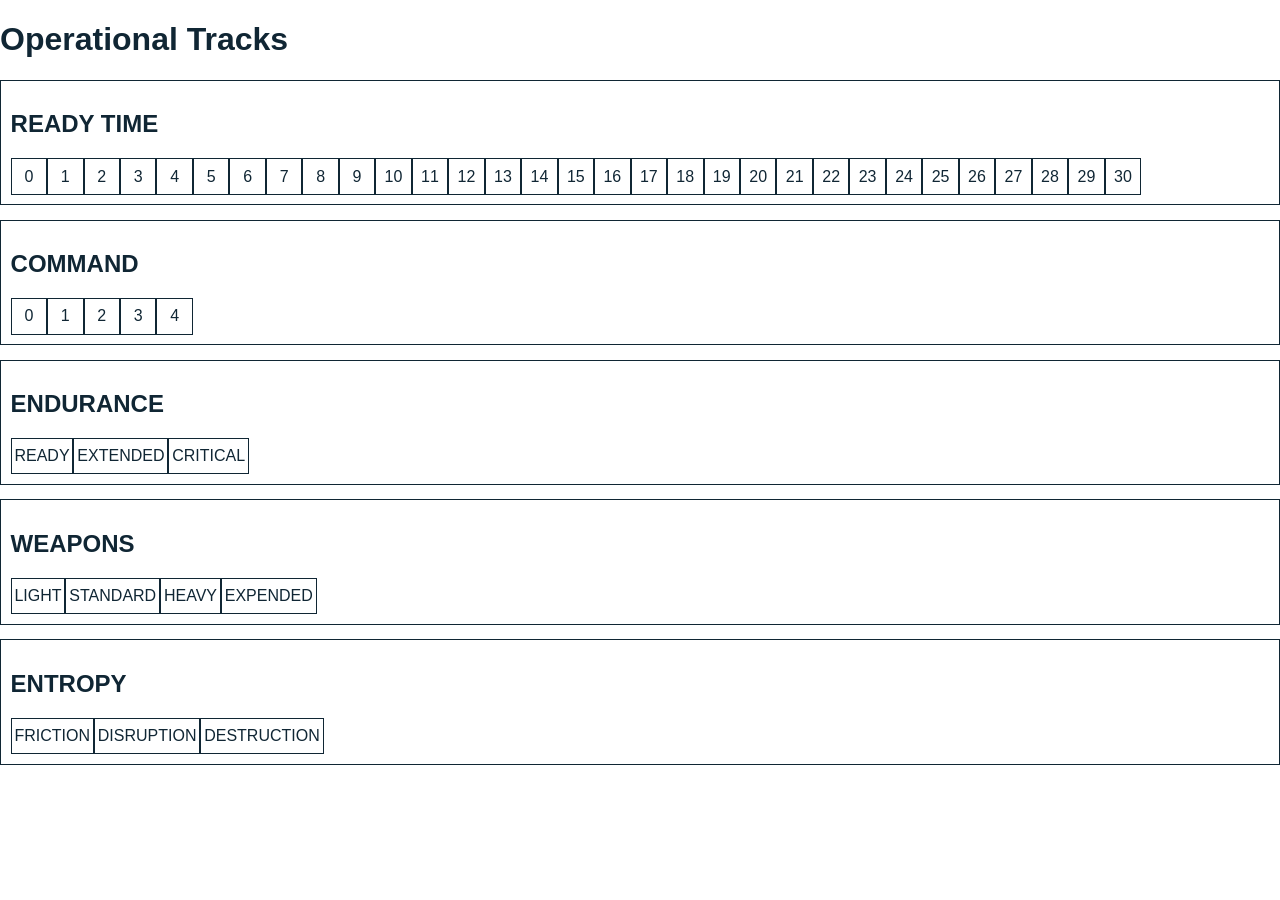
<file: SeaOfUncertainty/generated/print-and-play/tracks.html>
<!doctype html><html><head><meta charset='utf-8'><title>Operational Tracks</title><style>@page{size:letter;margin:.35in}*{box-sizing:border-box}body{font-family:Arial,sans-serif;color:#102634;margin:0}h1{page-break-after:avoid}.card-sheet,.counter-sheet{display:grid;grid-template-columns:repeat(3,1fr);gap:.12in}.card{height:3.35in;border:2px solid #173d50;padding:.13in;break-inside:avoid;display:flex;flex-direction:column}.card header{font-weight:700;border-bottom:1px solid;padding-bottom:.08in}.card header small{float:right}.card footer{margin-top:auto;border-top:1px solid;padding-top:.08in;font-size:10pt}.blue{border-color:#176d9b}.red{border-color:#a43c35}.entropy{border-color:#8c5d20}.response{border-color:#436847}.counter-sheet{grid-template-columns:repeat(6,1fr)}.counter{aspect-ratio:1;border:2px dashed;padding:.08in;text-align:center;display:flex;flex-direction:column;justify-content:space-around;font-size:9pt}.contact{border-radius:50%}.track{break-inside:avoid;border:1px solid;margin:.15in 0;padding:.1in}.track div{display:flex;flex-wrap:wrap}.track span{min-width:.38in;min-height:.38in;border:1px solid;display:grid;place-items:center;padding:.03in}.scenario{break-after:page}table{border-collapse:collapse;width:100%}th,td{border:1px solid;padding:.06in;text-align:left}@media print{h1{margin-top:0}}</style></head><body><h1>Operational Tracks</h1><main class='track-sheet'><section class='track'><h2>READY TIME</h2><div><span>0</span><span>1</span><span>2</span><span>3</span><span>4</span><span>5</span><span>6</span><span>7</span><span>8</span><span>9</span><span>10</span><span>11</span><span>12</span><span>13</span><span>14</span><span>15</span><span>16</span><span>17</span><span>18</span><span>19</span><span>20</span><span>21</span><span>22</span><span>23</span><span>24</span><span>25</span><span>26</span><span>27</span><span>28</span><span>29</span><span>30</span></div></section><section class='track'><h2>COMMAND</h2><div><span>0</span><span>1</span><span>2</span><span>3</span><span>4</span></div></section><section class='track'><h2>ENDURANCE</h2><div><span>READY</span><span>EXTENDED</span><span>CRITICAL</span></div></section><section class='track'><h2>WEAPONS</h2><div><span>LIGHT</span><span>STANDARD</span><span>HEAVY</span><span>EXPENDED</span></div></section><section class='track'><h2>ENTROPY</h2><div><span>FRICTION</span><span>DISRUPTION</span><span>DESTRUCTION</span></div></section></main></body></html>
</file>
<file: rules/SeaOfUncertainty/styles.css>
:root{
  --ink:#e8f1f7;
  --muted:#9fb3c3;
  --bg:#07131d;
  --panel:#0c1d2a;
  --panel2:#10283a;
  --line:#28485d;
  --accent:#59c3d9;
  --accent2:#f0c674;
  --danger:#ef7d7d;
  --good:#80cfa9;
  --shadow:0 18px 50px rgba(0,0,0,.28);
  --radius:18px;
}
*{box-sizing:border-box}
html{scroll-behavior:smooth}
body{
  margin:0;
  font-family:Inter,ui-sans-serif,system-ui,-apple-system,Segoe UI,Roboto,Helvetica,Arial,sans-serif;
  color:var(--ink);
  background:
    radial-gradient(circle at 15% 10%, rgba(89,195,217,.12), transparent 28%),
    radial-gradient(circle at 85% 0%, rgba(240,198,116,.08), transparent 22%),
    linear-gradient(180deg,#06111a 0%,#07131d 55%,#081724 100%);
  line-height:1.62;
}
a{color:var(--accent);text-decoration:none}
a:hover{text-decoration:underline}
.wrap{max-width:1120px;margin:0 auto;padding:34px 64px 72px}
.site-nav{
  position:sticky;top:0;z-index:10;
  backdrop-filter:blur(16px);
  background:rgba(6,17,26,.84);
  border-bottom:1px solid rgba(89,195,217,.16);
}
.site-nav .inner{
  max-width:1120px;margin:0 auto;padding:12px 64px;
  display:flex;gap:18px;align-items:center;flex-wrap:wrap;
}
.brand{font-weight:800;letter-spacing:.06em;text-transform:uppercase;color:#fff}
.navlinks{display:flex;gap:14px;flex-wrap:wrap;font-size:.94rem}
.hero{
  padding:42px;
  border:1px solid rgba(89,195,217,.22);
  background:linear-gradient(135deg,rgba(16,40,58,.92),rgba(7,19,29,.95));
  border-radius:28px;
  box-shadow:var(--shadow);
  position:relative;
  overflow:hidden;
}
.hero:after{
  content:"";
  position:absolute;inset:auto -120px -120px auto;
  width:360px;height:360px;border-radius:50%;
  border:1px solid rgba(89,195,217,.12);
  box-shadow:0 0 0 32px rgba(89,195,217,.025),0 0 0 64px rgba(89,195,217,.018);
}
.kicker{
  display:inline-block;
  font-size:.78rem;font-weight:800;letter-spacing:.16em;text-transform:uppercase;
  color:var(--accent2);margin-bottom:10px
}
h1,h2,h3{line-height:1.15}
h1{font-size:clamp(2.5rem,6vw,5.3rem);margin:.15em 0 .2em;letter-spacing:-.035em}
h2{font-size:clamp(1.7rem,3.2vw,2.55rem);margin:2.2em 0 .5em}
h3{font-size:1.22rem;margin:1.7em 0 .4em;color:#fff}
.subtitle{font-size:1.2rem;color:var(--muted);max-width:850px}
.quote{
  margin:28px 0;padding:20px 22px;border-left:4px solid var(--accent2);
  background:rgba(240,198,116,.06);border-radius:0 12px 12px 0;
  font-size:1.08rem;color:#f5f3eb
}
.grid{display:grid;grid-template-columns:repeat(12,1fr);gap:18px;margin:24px 0}
.card{
  grid-column:span 4;
  padding:22px;border-radius:var(--radius);
  background:linear-gradient(180deg,rgba(16,40,58,.86),rgba(12,29,42,.86));
  border:1px solid rgba(89,195,217,.16);
  box-shadow:0 12px 30px rgba(0,0,0,.16)
}
.card h3{margin-top:0}
.card p:last-child{margin-bottom:0}
.wide{grid-column:span 6}
.full{grid-column:1/-1}
.badge{
  display:inline-flex;align-items:center;gap:7px;
  padding:4px 9px;border-radius:999px;background:rgba(89,195,217,.1);
  color:var(--accent);border:1px solid rgba(89,195,217,.16);
  font-size:.75rem;font-weight:800;letter-spacing:.04em;text-transform:uppercase
}
table{width:100%;border-collapse:separate;border-spacing:0;margin:16px 0 28px;overflow:hidden;border-radius:14px;border:1px solid var(--line)}
th,td{padding:12px 14px;border-bottom:1px solid var(--line);vertical-align:top}
th{background:#10283a;text-align:left;color:#fff}
tr:last-child td{border-bottom:none}
tr:nth-child(even) td{background:rgba(255,255,255,.012)}
.callout{
  padding:18px 20px;margin:18px 0;border:1px solid rgba(89,195,217,.2);
  background:rgba(89,195,217,.055);border-radius:14px
}
.callout.good{border-color:rgba(128,207,169,.3);background:rgba(128,207,169,.06)}
.callout.warn{border-color:rgba(240,198,116,.32);background:rgba(240,198,116,.06)}
.callout.danger{border-color:rgba(239,125,125,.28);background:rgba(239,125,125,.05)}
.rules-gallery{
  display:grid;
  grid-template-columns:repeat(2,minmax(0,1fr));
  gap:22px;
  margin:22px 0 34px;
}
.rules-figure{
  margin:0;
  overflow:hidden;
  border:1px solid rgba(89,195,217,.2);
  border-radius:16px;
  background:rgba(12,29,42,.72);
  box-shadow:0 12px 30px rgba(0,0,0,.18);
}
.rules-figure a{display:block;background:#04101a}
.rules-figure img{
  display:block;
  width:100%;
  height:auto;
  aspect-ratio:552/713;
}
.rules-figure figcaption{
  padding:13px 15px;
  color:var(--muted);
  font-size:.9rem;
}
.rules-figure figcaption strong{color:var(--ink)}
.prototype-showcase{
  margin:24px 0 38px;
  overflow:hidden;
  border:1px solid rgba(89,195,217,.28);
  border-radius:18px;
  background:rgba(4,16,26,.86);
  box-shadow:0 18px 42px rgba(0,0,0,.24);
}
.prototype-showcase a{display:block;background:#04101a}
.prototype-showcase img{display:block;width:100%;height:auto}
.prototype-showcase figcaption{
  padding:15px 18px 17px;
  color:var(--muted);
  font-size:.92rem;
  line-height:1.55;
}
.prototype-showcase figcaption strong{color:var(--ink)}
.phase{
  margin:18px 0;padding:22px;border-radius:16px;
  border:1px solid var(--line);background:rgba(12,29,42,.74)
}
.phase-no{
  float:left;width:42px;height:42px;border-radius:50%;
  display:grid;place-items:center;margin-right:14px;
  background:var(--accent);color:#06111a;font-weight:900
}
.phase h3{margin:0 0 4px}
.phase .ask{color:var(--accent2);font-weight:800}
ul,ol{padding-left:1.25rem}
li{margin:.34em 0}
hr{border:0;border-top:1px solid var(--line);margin:36px 0}
footer{margin-top:56px;padding-top:24px;border-top:1px solid var(--line);color:var(--muted);font-size:.9rem}
.small{font-size:.9rem;color:var(--muted)}
code,pre{font-family:ui-monospace,SFMono-Regular,Consolas,monospace}
pre{
  padding:16px;overflow:auto;border-radius:12px;background:#06111a;border:1px solid var(--line);color:#ccecf4
}
.risk{color:var(--danger);font-weight:700}
.reward{color:var(--good);font-weight:700}
.choice-row{
  display:grid;grid-template-columns:1.1fr 1.2fr 1.2fr;gap:10px;
  padding:12px 0;border-bottom:1px dashed rgba(159,179,195,.2)
}
.choice-row:last-child{border-bottom:0}
.toc{columns:2;column-gap:28px}
.toc a{display:block;padding:5px 0;break-inside:avoid}
details{
  margin:12px 0;padding:14px 16px;border-radius:12px;border:1px solid var(--line);background:rgba(12,29,42,.55)
}
summary{cursor:pointer;font-weight:800;color:#fff}
@media(max-width:1000px){
  .wrap{padding-left:40px;padding-right:40px}
  .site-nav .inner{padding-left:40px;padding-right:40px}
}
@media(max-width:850px){
  .card,.wide{grid-column:1/-1}
  .hero{padding:28px}
  .toc{columns:1}
  .choice-row{grid-template-columns:1fr}
  .rules-gallery{grid-template-columns:1fr}
}
@media(max-width:600px){
  .wrap{padding-left:20px;padding-right:20px}
  .site-nav .inner{padding-left:20px;padding-right:20px}
}
@media print{
  .site-nav{display:none}
  body{background:#fff;color:#111}
  .wrap{max-width:none;padding:0}
  .hero,.card,.phase,.callout,details{box-shadow:none;background:#fff;color:#111;border-color:#bbb}
  h1,h2,h3,.brand,th,summary{color:#111}
  .subtitle,.small,footer{color:#444}
  table{border-color:#999}
  th{background:#eee}
  a{color:#111}
  .quote{background:#f6f6f6;color:#111}
  .rules-gallery{display:block}
  .rules-figure,.prototype-showcase{margin:0 0 24px;break-inside:avoid;box-shadow:none;background:#fff;border-color:#999}
  .rules-figure a{background:#fff}
  .rules-figure img{max-height:9in;width:auto;max-width:100%;margin:0 auto}
  .prototype-showcase a{background:#fff}
  .prototype-showcase img{width:100%;height:auto}
  .rules-figure figcaption,.rules-figure figcaption strong,.prototype-showcase figcaption,.prototype-showcase figcaption strong{color:#111}
}

main.wrap > h2:first-of-type{margin-top:1.6em}
main.wrap > .callout:first-of-type{margin-top:1.25rem}
</file>
